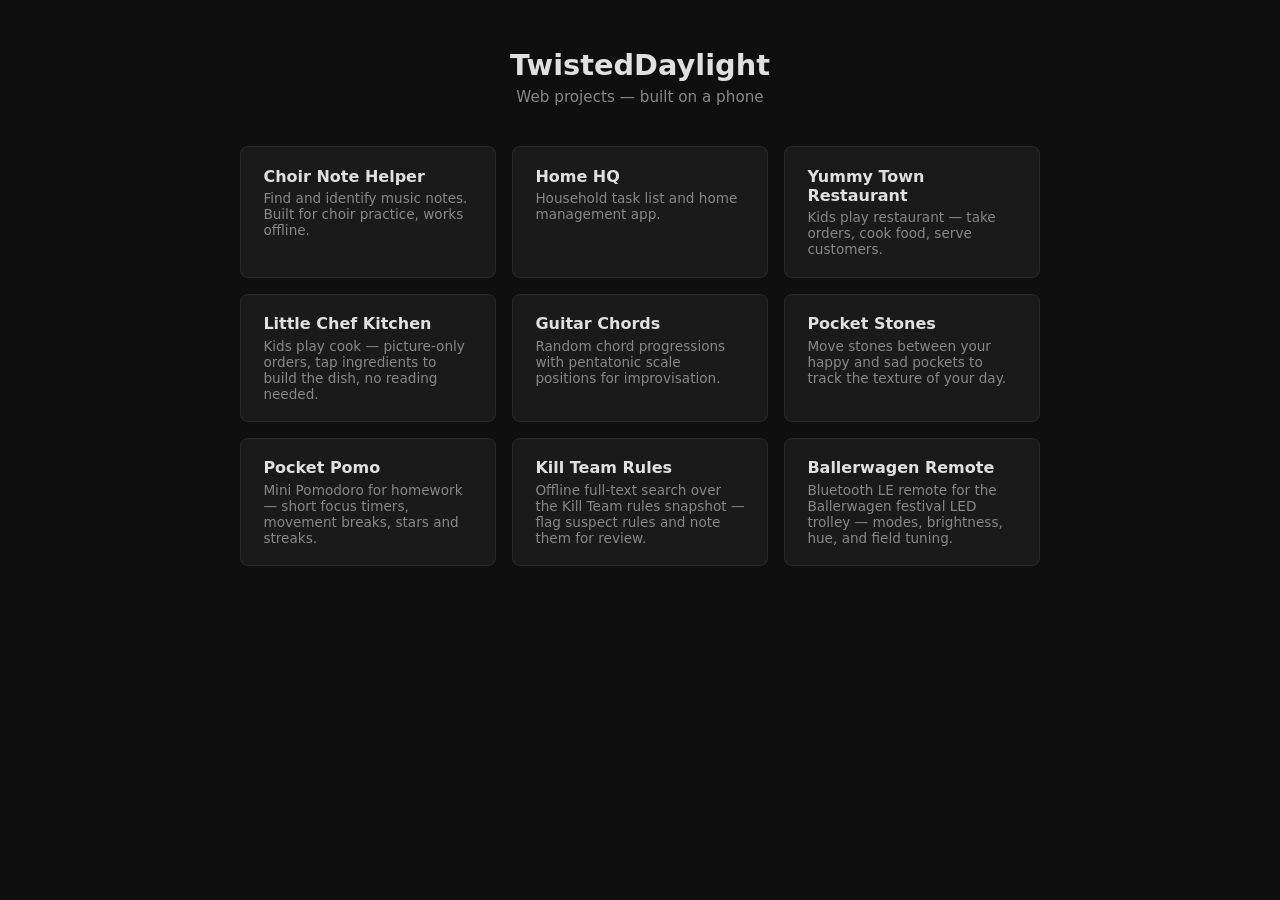
<file: index.html>
<!DOCTYPE html>
<html lang="en">
<head>
  <meta charset="UTF-8">
  <meta name="viewport" content="width=device-width, initial-scale=1.0">
  <title>TwistedDaylight — Projects</title>
  <style>
    * { box-sizing: border-box; margin: 0; padding: 0; }
    body {
      font-family: system-ui, sans-serif;
      background: #0f0f0f;
      color: #e0e0e0;
      min-height: 100vh;
      display: flex;
      flex-direction: column;
      align-items: center;
      padding: 3rem 1rem;
    }
    h1 { font-size: 1.8rem; margin-bottom: 0.4rem; }
    .subtitle { color: #888; margin-bottom: 2.5rem; font-size: 0.95rem; }
    .projects {
      display: grid;
      grid-template-columns: repeat(auto-fill, minmax(240px, 1fr));
      gap: 1rem;
      width: 100%;
      max-width: 800px;
    }
    .card {
      background: #1a1a1a;
      border: 1px solid #2a2a2a;
      border-radius: 8px;
      padding: 1.2rem 1.4rem;
      text-decoration: none;
      color: inherit;
      transition: border-color 0.2s;
    }
    .card:hover { border-color: #555; }
    .card h2 { font-size: 1rem; margin-bottom: 0.3rem; }
    .card p { font-size: 0.85rem; color: #888; }
    .empty { color: #555; font-size: 0.9rem; margin-top: 1rem; }
  </style>
</head>
<body>
  <h1>TwistedDaylight</h1>
  <p class="subtitle">Web projects — built on a phone</p>

  <div class="projects">
    <a class="card" href="/choir-note-helper/">
      <h2>Choir Note Helper</h2>
      <p>Find and identify music notes. Built for choir practice, works offline.</p>
    </a>
    <a class="card" href="/home-hq/">
      <h2>Home HQ</h2>
      <p>Household task list and home management app.</p>
    </a>
    <a class="card" href="/restaurant/">
      <h2>Yummy Town Restaurant</h2>
      <p>Kids play restaurant — take orders, cook food, serve customers.</p>
    </a>
    <a class="card" href="/little-chef/">
      <h2>Little Chef Kitchen</h2>
      <p>Kids play cook — picture-only orders, tap ingredients to build the dish, no reading needed.</p>
    </a>
    <a class="card" href="/guitar-chords/">
      <h2>Guitar Chords</h2>
      <p>Random chord progressions with pentatonic scale positions for improvisation.</p>
    </a>
    <a class="card" href="/pocket-stones/">
      <h2>Pocket Stones</h2>
      <p>Move stones between your happy and sad pockets to track the texture of your day.</p>
    </a>
    <a class="card" href="/pocket-pomo/">
      <h2>Pocket Pomo</h2>
      <p>Mini Pomodoro for homework — short focus timers, movement breaks, stars and streaks.</p>
    </a>
    <a class="card" href="/kill-team/">
      <h2>Kill Team Rules</h2>
      <p>Offline full-text search over the Kill Team rules snapshot — flag suspect rules and note them for review.</p>
    </a>
    <a class="card" href="/ble-remote-interface/">
      <h2>Ballerwagen Remote</h2>
      <p>Bluetooth LE remote for the Ballerwagen festival LED trolley — modes, brightness, hue, and field tuning.</p>
    </a>
  </div>
</body>
</html>
</file>
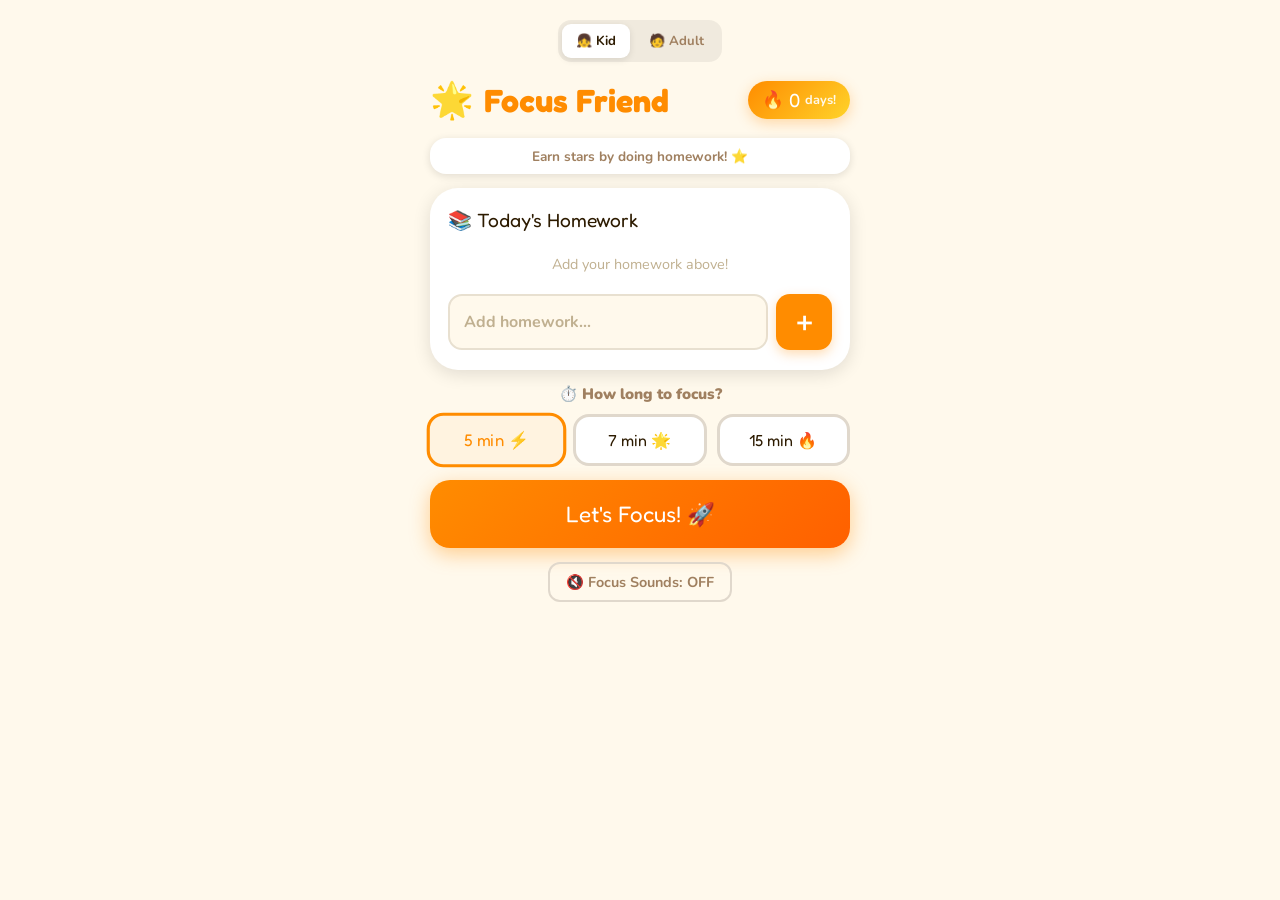
<file: adhd-homework-focus/index.html>
<!DOCTYPE html>
<html lang="en">
<head>
  <meta charset="UTF-8" />
  <meta name="viewport" content="width=device-width, initial-scale=1.0, maximum-scale=1.0, user-scalable=no" />
  <meta name="apple-mobile-web-app-capable" content="yes" />
  <meta name="apple-mobile-web-app-status-bar-style" content="default" />
  <meta name="apple-mobile-web-app-title" content="Focus Friend" />
  <meta name="theme-color" content="#FFB347" />
  <title>Focus Friend</title>
  <link href="https://fonts.googleapis.com/css2?family=Fredoka+One&family=Nunito:wght@400;700;900&display=swap" rel="stylesheet" />
  <style>
    /* ── VARIABLES (kid theme defaults) ───────────────── */
    :root {
      --sun:       #FFD32A;
      --tangerine: #FF8C00;
      --coral:     #FF6B6B;
      --mint:      #4CD964;
      --sky:       #4FC3F7;
      --lavender:  #B39DDB;
      --cream:     #FFF9EC;
      --warm-white:#FFFDF7;
      --dark-text: #2D1B00;
      --muted:     #A08060;
      --shadow:    rgba(0,0,0,0.12);
      --tap-min:   56px;
      --radius-card: 28px;
      --radius-btn:  20px;
    }

    /* ── ADULT THEME OVERRIDES ────────────────────────── */
    body.adult-theme {
      --tangerine: #4A6CF7;
      --sun:       #F59E0B;
      --coral:     #EF4444;
      --mint:      #10B981;
      --sky:       #6366F1;
      --lavender:  #7C3AED;
      --cream:     #F5F3EF;
      --warm-white:#FFFFFF;
      --dark-text: #1A202C;
      --muted:     #64748B;
      --shadow:    rgba(0,0,0,0.10);
      --radius-card: 20px;
      --radius-btn:  14px;
    }
    body.adult-theme .streak-badge {
      background: linear-gradient(135deg, #4A6CF7, #7C3AED);
      box-shadow: 0 4px 14px rgba(74,108,247,0.30);
    }
    body.adult-theme .big-start-btn {
      background: linear-gradient(135deg, #4A6CF7, #3730A3);
      box-shadow: 0 6px 20px rgba(74,108,247,0.35);
    }
    body.adult-theme .add-item-btn {
      background: #4A6CF7;
      box-shadow: 0 4px 12px rgba(74,108,247,0.28);
    }
    body.adult-theme #screen-break {
      background: linear-gradient(160deg, #312E81 0%, #4F46E5 100%);
    }
    body.adult-theme #screen-celebrate {
      background: linear-gradient(160deg, #1E1B4B 0%, #6D28D9 100%);
    }
    body.adult-theme .skip-break-btn {
      background: linear-gradient(135deg, #10B981, #059669);
      box-shadow: 0 4px 14px rgba(16,185,129,0.35);
    }
    body.adult-theme .modal-btn-primary {
      background: linear-gradient(135deg, #4A6CF7, #3730A3);
      box-shadow: 0 4px 12px rgba(74,108,247,0.30);
    }
    /* Remove Fredoka One for adult — Nunito 900 throughout */
    body.adult-theme .app-title,
    body.adult-theme .timer-num,
    body.adult-theme .focus-stars,
    body.adult-theme .break-header,
    body.adult-theme .break-activity-name,
    body.adult-theme .break-timer-num,
    body.adult-theme .celebrate-title,
    body.adult-theme .big-start-btn,
    body.adult-theme .skip-break-btn,
    body.adult-theme .done-today-btn,
    body.adult-theme .modal-title,
    body.adult-theme .modal-btn,
    body.adult-theme .timer-option-btn,
    body.adult-theme .streak-num {
      font-family: 'Nunito', sans-serif;
      font-weight: 900;
    }

    /* ── RESET ─────────────────────────────────────────── */
    *, *::before, *::after { box-sizing: border-box; margin: 0; padding: 0; }
    body {
      font-family: 'Nunito', sans-serif;
      background: var(--cream);
      color: var(--dark-text);
      min-height: 100dvh;
      overflow-x: hidden;
      -webkit-tap-highlight-color: transparent;
      user-select: none;
    }
    button {
      font-family: 'Nunito', sans-serif;
      cursor: pointer;
      border: none;
      transition: transform 0.12s, box-shadow 0.12s, opacity 0.12s;
    }
    button:active { transform: scale(0.94); }
    input { font-family: 'Nunito', sans-serif; }

    /* ── SCREENS ───────────────────────────────────────── */
    .screen {
      display: none;
      min-height: 100dvh;
      flex-direction: column;
      align-items: center;
      padding: 20px 16px 36px;
      gap: 14px;
      overflow-x: hidden;
    }
    .screen.active { display: flex; }

    /* ── USER SWITCHER ─────────────────────────────────── */
    .user-switcher {
      display: flex;
      gap: 5px;
      background: rgba(0,0,0,0.06);
      border-radius: 13px;
      padding: 4px;
      width: fit-content;
    }
    .user-btn {
      font-family: 'Nunito', sans-serif;
      font-weight: 700;
      font-size: 0.82rem;
      padding: 6px 14px;
      border-radius: 9px;
      background: transparent;
      color: var(--muted);
      min-height: 34px;
      transition: all 0.15s;
    }
    .user-btn:active { transform: scale(0.95); }
    .user-btn.active {
      background: white;
      color: var(--dark-text);
      box-shadow: 0 2px 7px rgba(0,0,0,0.10);
    }

    /* ── HOME SCREEN ───────────────────────────────────── */
    .app-header {
      display: flex;
      align-items: center;
      gap: 10px;
      width: 100%;
      max-width: 420px;
    }
    .app-emoji { font-size: 2.2rem; }
    .app-title {
      font-family: 'Fredoka One', sans-serif;
      font-size: clamp(1.6rem, 6vw, 2rem);
      color: var(--tangerine);
      flex: 1;
    }
    .streak-badge {
      background: linear-gradient(135deg, var(--tangerine), var(--sun));
      border-radius: 20px;
      padding: 7px 14px;
      display: flex;
      align-items: center;
      gap: 5px;
      box-shadow: 0 4px 14px rgba(255,140,0,0.30);
      flex-shrink: 0;
    }
    .streak-fire { font-size: 1.1rem; }
    .streak-num {
      font-family: 'Fredoka One', sans-serif;
      font-size: 1.2rem;
      color: white;
    }
    .streak-label {
      font-size: 0.8rem;
      font-weight: 700;
      color: rgba(255,255,255,0.90);
    }

    .stars-display {
      display: flex;
      flex-wrap: wrap;
      gap: 4px;
      align-items: center;
      justify-content: center;
      min-height: 36px;
      padding: 6px 10px;
      background: white;
      border-radius: 16px;
      width: 100%;
      max-width: 420px;
      box-shadow: 0 2px 8px var(--shadow);
    }
    .star { font-size: 1.4rem; }
    .star-overflow { font-family: 'Fredoka One', sans-serif; font-size: 1rem; color: var(--tangerine); }
    .stars-empty { font-size: 0.85rem; color: var(--muted); font-weight: 700; }

    /* Checklist */
    .checklist-card {
      background: white;
      border-radius: var(--radius-card);
      padding: 20px 18px;
      width: 100%;
      max-width: 420px;
      box-shadow: 0 4px 18px var(--shadow);
    }
    .checklist-title {
      font-family: 'Fredoka One', sans-serif;
      font-size: 1.2rem;
      color: var(--dark-text);
      margin-bottom: 14px;
    }
    body.adult-theme .checklist-title { font-family: 'Nunito', sans-serif; font-weight: 900; }
    .checklist-items { display: flex; flex-direction: column; gap: 8px; }
    .checklist-item {
      display: flex;
      align-items: center;
      gap: 12px;
      padding: 12px 14px;
      border-radius: 16px;
      background: var(--cream);
      border: 2.5px solid transparent;
      min-height: var(--tap-min);
      cursor: pointer;
      transition: border-color 0.15s, background 0.15s, opacity 0.15s;
    }
    .checklist-item:not(.done):hover { border-color: var(--sun); }
    .checklist-item.done {
      border-color: var(--mint);
      background: #F0FFF4;
      opacity: 0.72;
      cursor: default;
    }
    .checklist-checkbox {
      width: 36px; height: 36px;
      border-radius: 50%;
      border: 3px solid #ccc;
      display: flex;
      align-items: center;
      justify-content: center;
      font-size: 1.2rem;
      flex-shrink: 0;
      transition: all 0.2s;
      background: white;
    }
    .checklist-item.done .checklist-checkbox {
      background: var(--mint);
      border-color: var(--mint);
      color: white;
    }
    .checklist-text { flex: 1; font-size: 1rem; font-weight: 700; line-height: 1.3; }
    .delete-item-btn {
      width: 30px; height: 30px;
      border-radius: 50%;
      background: #FFE0E0;
      color: var(--coral);
      font-size: 0.9rem;
      font-weight: 900;
      display: flex;
      align-items: center;
      justify-content: center;
      flex-shrink: 0;
    }
    .add-item-row { display: flex; gap: 8px; margin-top: 12px; }
    .add-item-input {
      flex: 1;
      padding: 12px 14px;
      border-radius: 14px;
      border: 2px solid #E8E0D0;
      background: var(--cream);
      font-size: 1rem;
      font-weight: 700;
      color: var(--dark-text);
      outline: none;
      min-height: var(--tap-min);
    }
    .add-item-input:focus { border-color: var(--tangerine); }
    .add-item-input::placeholder { color: #C0B090; }
    .add-item-btn {
      width: var(--tap-min);
      height: var(--tap-min);
      border-radius: 14px;
      background: var(--tangerine);
      color: white;
      font-size: 1.6rem;
      font-weight: 900;
      display: flex;
      align-items: center;
      justify-content: center;
      flex-shrink: 0;
      box-shadow: 0 4px 12px rgba(255,140,0,0.30);
    }

    /* Timer picker */
    .timer-picker { width: 100%; max-width: 420px; }
    .picker-label { font-weight: 900; font-size: 0.95rem; color: var(--muted); margin-bottom: 10px; text-align: center; }
    .picker-options { display: flex; gap: 10px; justify-content: center; }
    .timer-option-btn {
      font-family: 'Fredoka One', sans-serif;
      font-size: 1rem;
      padding: 12px 14px;
      border-radius: 16px;
      border: 3px solid #E0D8CC;
      background: white;
      color: var(--dark-text);
      min-height: 52px;
      flex: 1;
    }
    .timer-option-btn.active {
      border-color: var(--tangerine);
      background: #FFF3E0;
      color: var(--tangerine);
      transform: scale(1.05);
    }
    body.adult-theme .timer-option-btn.active { background: #EEF2FF; }

    /* Buttons */
    .big-start-btn {
      font-family: 'Fredoka One', sans-serif;
      font-size: 1.4rem;
      background: linear-gradient(135deg, var(--tangerine), #FF6000);
      color: white;
      border-radius: var(--radius-btn);
      padding: 18px 32px;
      min-height: 68px;
      width: 100%;
      max-width: 420px;
      box-shadow: 0 6px 20px rgba(255,140,0,0.40);
    }
    .big-start-btn:disabled { opacity: 0.45; cursor: not-allowed; transform: none; box-shadow: none; }
    .sound-toggle {
      font-size: 0.9rem;
      font-weight: 700;
      color: var(--muted);
      background: none;
      padding: 8px 16px;
      border-radius: 12px;
      border: 2px solid #E0D8CC;
    }

    /* ── FOCUS SCREEN ──────────────────────────────────── */
    #screen-focus { background: var(--cream); justify-content: space-between; padding-top: 16px; }
    .focus-header {
      display: flex;
      justify-content: space-between;
      align-items: center;
      width: 100%;
      max-width: 420px;
    }
    .pause-btn {
      font-size: 1.8rem;
      background: white;
      width: 54px; height: 54px;
      border-radius: 50%;
      box-shadow: 0 3px 12px var(--shadow);
      display: flex;
      align-items: center;
      justify-content: center;
    }
    .focus-stars {
      font-family: 'Fredoka One', sans-serif;
      font-size: 1.3rem;
      background: white;
      padding: 8px 16px;
      border-radius: 20px;
      box-shadow: 0 3px 12px var(--shadow);
    }

    .timer-ring-wrap { position: relative; width: 260px; height: 260px; flex-shrink: 0; }
    .timer-svg { display: block; }
    .timer-bg-ring   { fill: none; stroke: #EDE0CC; stroke-width: 18; }
    .timer-fill-ring {
      fill: none;
      stroke: var(--mint);
      stroke-width: 18;
      stroke-linecap: round;
      transform-origin: 130px 130px;
      transform: rotate(-90deg);
      transition: stroke-dashoffset 0.85s linear, stroke 0.5s ease;
    }
    .timer-center {
      position: absolute; inset: 0;
      display: flex; flex-direction: column;
      align-items: center; justify-content: center;
      gap: 4px;
    }
    .timer-num {
      font-family: 'Fredoka One', sans-serif;
      font-size: 4rem;
      color: var(--dark-text);
      line-height: 1;
    }
    .timer-lbl { font-size: 0.85rem; font-weight: 700; color: var(--muted); }

    .current-task {
      font-family: 'Fredoka One', sans-serif;
      font-size: 1.1rem;
      color: var(--dark-text);
      text-align: center;
      background: white;
      padding: 12px 20px;
      border-radius: 16px;
      width: 100%; max-width: 380px;
      box-shadow: 0 2px 8px var(--shadow);
    }
    body.adult-theme .current-task { font-family: 'Nunito', sans-serif; font-weight: 700; }
    .encourage-row {
      font-family: 'Fredoka One', sans-serif;
      font-size: 1.3rem;
      color: var(--tangerine);
      text-align: center;
      min-height: 2rem;
      transition: opacity 0.4s;
    }
    body.adult-theme .encourage-row { font-family: 'Nunito', sans-serif; font-weight: 900; }
    .home-btn {
      font-size: 0.95rem;
      font-weight: 700;
      color: var(--muted);
      background: none;
      padding: 10px 20px;
      border-radius: 12px;
      border: 2px solid #E0D8CC;
    }

    /* ── BREAK SCREEN ──────────────────────────────────── */
    #screen-break {
      background: linear-gradient(160deg, #87CEEB 0%, #4FC3F7 100%);
      justify-content: center;
      padding: 24px 16px;
    }
    .break-card {
      background: white;
      border-radius: 32px;
      padding: 32px 24px 28px;
      max-width: 400px; width: 100%;
      text-align: center;
      box-shadow: 0 16px 50px rgba(0,0,0,0.18);
      display: flex; flex-direction: column; align-items: center; gap: 12px;
    }
    .break-header { font-family: 'Fredoka One', sans-serif; font-size: 1.4rem; color: var(--sky); }
    .break-activity-emoji { font-size: 90px; line-height: 1; animation: bounce 1.1s infinite; }
    .break-activity-name { font-family: 'Fredoka One', sans-serif; font-size: 1.6rem; color: var(--dark-text); }
    .break-activity-desc { font-size: 1rem; font-weight: 700; color: var(--muted); line-height: 1.4; }
    .break-ring-wrap { position: relative; width: 130px; height: 130px; flex-shrink: 0; }
    .break-bg-ring   { fill: none; stroke: #E8F8FF; stroke-width: 14; }
    .break-fill-ring {
      fill: none; stroke: var(--sky); stroke-width: 14; stroke-linecap: round;
      transform-origin: 65px 65px; transform: rotate(-90deg);
      transition: stroke-dashoffset 0.85s linear;
    }
    body.adult-theme .break-fill-ring { stroke: #818CF8; }
    .break-timer-center { position: absolute; inset: 0; display: flex; align-items: center; justify-content: center; }
    .break-timer-num { font-family: 'Fredoka One', sans-serif; font-size: 2rem; color: var(--sky); }
    body.adult-theme .break-timer-num { color: #818CF8; }
    .skip-break-btn {
      font-family: 'Fredoka One', sans-serif;
      font-size: 1.2rem;
      background: linear-gradient(135deg, var(--mint), #28C048);
      color: white;
      border-radius: 18px;
      padding: 16px 28px;
      min-height: 60px;
      width: 100%;
      box-shadow: 0 4px 14px rgba(76,217,100,0.35);
    }

    /* ── CELEBRATE SCREEN ──────────────────────────────── */
    #screen-celebrate {
      background: linear-gradient(160deg, #D4B8FF 0%, var(--sun) 100%);
      justify-content: center;
      padding: 24px 16px;
    }
    .celebrate-card {
      background: white;
      border-radius: 32px;
      padding: 36px 24px 32px;
      max-width: 400px; width: 100%;
      text-align: center;
      box-shadow: 0 16px 50px rgba(0,0,0,0.20);
      display: flex; flex-direction: column; align-items: center; gap: 14px;
    }
    .celebrate-emoji { font-size: 96px; line-height: 1; display: block; animation: bounceScale 0.6s cubic-bezier(0.34,1.56,0.64,1) both; }
    .celebrate-title { font-family: 'Fredoka One', sans-serif; font-size: 2rem; color: var(--tangerine); }
    body.adult-theme .celebrate-title { font-family: 'Nunito', sans-serif; font-weight: 900; }
    .celebrate-subtitle { font-size: 1rem; font-weight: 700; color: var(--muted); line-height: 1.4; }
    .celebrate-big-stars { display: flex; gap: 6px; flex-wrap: wrap; justify-content: center; font-size: 2rem; min-height: 2.5rem; }
    .celebrate-star { display: inline-block; animation: starPop 0.4s cubic-bezier(0.34,1.56,0.64,1) both; }
    .total-stars-row { font-size: 0.95rem; font-weight: 700; color: var(--muted); }
    .done-today-btn {
      font-family: 'Fredoka One', sans-serif;
      font-size: 1.1rem;
      background: none;
      border: 3px solid #E0D8CC;
      color: var(--muted);
      border-radius: 16px;
      padding: 14px 24px;
      min-height: 56px;
      width: 100%;
    }

    /* ── DAILY RESET MODAL ─────────────────────────────── */
    .modal-overlay {
      position: fixed;
      inset: 0;
      background: rgba(45,27,0,0.45);
      backdrop-filter: blur(4px);
      -webkit-backdrop-filter: blur(4px);
      display: flex;
      align-items: center;
      justify-content: center;
      padding: 20px;
      z-index: 900;
      opacity: 0;
      pointer-events: none;
      transition: opacity 0.22s ease;
    }
    .modal-overlay.show { opacity: 1; pointer-events: all; }
    body.adult-theme .modal-overlay { background: rgba(15,23,42,0.55); }
    .modal-box {
      background: white;
      border-radius: 24px;
      padding: 28px 24px 24px;
      max-width: 340px; width: 100%;
      box-shadow: 0 16px 50px rgba(0,0,0,0.22);
      display: flex; flex-direction: column; align-items: center; gap: 10px;
      transform: translateY(14px) scale(0.96);
      transition: transform 0.28s cubic-bezier(0.34,1.56,0.64,1);
    }
    .modal-overlay.show .modal-box { transform: translateY(0) scale(1); }
    .modal-emoji { font-size: 3rem; }
    .modal-title {
      font-family: 'Fredoka One', sans-serif;
      font-size: 1.4rem;
      color: var(--tangerine);
      text-align: center;
    }
    .modal-body { font-size: 0.95rem; font-weight: 700; color: var(--muted); text-align: center; line-height: 1.55; }
    .modal-stars { font-size: 1.05rem; font-weight: 900; color: var(--dark-text); margin-top: 2px; }
    .modal-actions { display: flex; gap: 10px; width: 100%; margin-top: 6px; }
    .modal-btn {
      flex: 1;
      padding: 14px 10px;
      border-radius: 14px;
      font-family: 'Fredoka One', sans-serif;
      font-size: 1rem;
      min-height: 52px;
    }
    .modal-btn-secondary { background: #F0EBE0; color: var(--dark-text); }
    .modal-btn-primary {
      background: linear-gradient(135deg, var(--tangerine), #FF6000);
      color: white;
      box-shadow: 0 4px 12px rgba(255,140,0,0.30);
    }

    /* ── ANIMATIONS ────────────────────────────────────── */
    @keyframes bounce {
      0%, 100% { transform: translateY(0); }
      50%       { transform: translateY(-14px); }
    }
    @keyframes bounceScale {
      from { transform: scale(0); opacity: 0; }
      to   { transform: scale(1); opacity: 1; }
    }
    @keyframes starPop {
      0%   { transform: scale(0) rotate(-20deg); opacity: 0; }
      60%  { transform: scale(1.4) rotate(10deg); opacity: 1; }
      100% { transform: scale(1) rotate(0deg); opacity: 1; }
    }
    @keyframes confettiFall {
      0%   { transform: translateY(-30px) rotate(0deg);    opacity: 1; }
      100% { transform: translateY(110vh)  rotate(720deg); opacity: 0; }
    }
    .confetti-piece {
      position: fixed;
      pointer-events: none;
      z-index: 9999;
      animation: confettiFall linear forwards;
    }
  </style>
</head>
<body>

  <!-- ══ HOME SCREEN ══════════════════════════════════════ -->
  <div id="screen-home" class="screen active">

    <div class="user-switcher">
      <button class="user-btn active" id="btn-kid"   onclick="switchToUser('kid')">👧 Kid</button>
      <button class="user-btn"        id="btn-adult" onclick="switchToUser('adult')">🧑 Adult</button>
    </div>

    <div class="app-header">
      <div class="app-emoji">🌟</div>
      <h1 class="app-title">Focus Friend</h1>
      <div class="streak-badge">
        <span class="streak-fire">🔥</span>
        <span class="streak-num" id="streak-num">0</span>
        <span class="streak-label">days!</span>
      </div>
    </div>

    <div class="stars-display" id="stars-display">
      <span class="stars-empty">Earn stars by doing homework! ⭐</span>
    </div>

    <div class="checklist-card">
      <div class="checklist-title">📚 Today's Homework</div>
      <div class="checklist-items" id="checklist-items"></div>
      <div class="add-item-row">
        <input type="text" id="new-item-input" class="add-item-input"
               placeholder="Add homework..." maxlength="50" />
        <button class="add-item-btn" onclick="addChecklistItem()">＋</button>
      </div>
    </div>

    <div class="timer-picker">
      <div class="picker-label">⏱️ How long to focus?</div>
      <div class="picker-options" id="timer-options"></div>
    </div>

    <button class="big-start-btn" id="start-btn" onclick="beginFocus()">
      Let's Focus! 🚀
    </button>

    <button class="sound-toggle" id="sound-toggle" onclick="toggleSound()">
      🔇 Focus Sounds: OFF
    </button>

  </div><!-- /screen-home -->

  <!-- ══ FOCUS SCREEN ═════════════════════════════════════ -->
  <div id="screen-focus" class="screen">

    <div class="focus-header">
      <button class="pause-btn" id="pause-btn" onclick="togglePause()">⏸️</button>
      <div class="focus-stars" id="focus-stars">⭐ 0</div>
    </div>

    <div class="timer-ring-wrap">
      <svg class="timer-svg" width="260" height="260" viewBox="0 0 260 260" aria-hidden="true">
        <circle class="timer-bg-ring"   cx="130" cy="130" r="115" />
        <circle class="timer-fill-ring" cx="130" cy="130" r="115"
                id="timer-fill-ring"
                stroke-dasharray="722.57"
                stroke-dashoffset="0" />
      </svg>
      <div class="timer-center">
        <div class="timer-num" id="timer-num">5:00</div>
        <div class="timer-lbl" id="timer-lbl">keep going! 💪</div>
      </div>
    </div>

    <div class="current-task" id="current-task">Working hard! 🌟</div>
    <div class="encourage-row" id="encourage-row">You can do it! 🌟</div>

    <button class="home-btn" onclick="endSession()">🏠 Done for now</button>

  </div><!-- /screen-focus -->

  <!-- ══ BREAK SCREEN ══════════════════════════════════════ -->
  <div id="screen-break" class="screen">

    <div class="break-card">
      <div class="break-header">⏸️ Movement Break!</div>
      <div class="break-activity-emoji" id="break-emoji">🦘</div>
      <div class="break-activity-name"  id="break-activity">Jump Around!</div>
      <div class="break-activity-desc"  id="break-desc">Do 10 big jumps!</div>

      <div class="break-ring-wrap">
        <svg class="timer-svg" width="130" height="130" viewBox="0 0 130 130" aria-hidden="true">
          <circle class="break-bg-ring"   cx="65" cy="65" r="52" />
          <circle class="break-fill-ring" cx="65" cy="65" r="52"
                  id="break-fill-ring"
                  stroke-dasharray="326.73"
                  stroke-dashoffset="0" />
        </svg>
        <div class="break-timer-center">
          <div class="break-timer-num" id="break-timer-num">60</div>
        </div>
      </div>

      <button class="skip-break-btn" onclick="endBreak()">Ready! Let's go! 🚀</button>
    </div>

  </div><!-- /screen-break -->

  <!-- ══ CELEBRATE SCREEN ══════════════════════════════════ -->
  <div id="screen-celebrate" class="screen">

    <div class="celebrate-card">
      <div class="celebrate-emoji"     id="celebrate-emoji">🎉</div>
      <div class="celebrate-title"     id="celebrate-title">Amazing Job!</div>
      <div class="celebrate-subtitle"  id="celebrate-subtitle">You finished your homework!</div>
      <div class="celebrate-big-stars" id="celebrate-big-stars"></div>
      <div class="total-stars-row"     id="total-stars-row">Total stars today: ⭐ 0</div>
      <button class="big-start-btn" onclick="showScreen('home')" style="margin-top:6px;">
        More Homework! 📚
      </button>
      <button class="done-today-btn" onclick="finishForToday()">
        All Done for Today! 🎉
      </button>
    </div>

  </div><!-- /screen-celebrate -->

  <!-- ══ DAILY RESET MODAL ════════════════════════════════ -->
  <div class="modal-overlay" id="reset-modal">
    <div class="modal-box">
      <div class="modal-emoji">🌅</div>
      <div class="modal-title">Good morning!</div>
      <div class="modal-body">
        Yesterday you earned<br>
        <div class="modal-stars" id="modal-stars">⭐ 0 stars</div>
      </div>
      <div class="modal-body" style="font-size:0.85rem;margin-top:2px;">
        Your tasks have been cleared for today.<br>Start fresh with stars too?
      </div>
      <div class="modal-actions">
        <button class="modal-btn modal-btn-secondary" onclick="doReset(false)">Keep Stars ⭐</button>
        <button class="modal-btn modal-btn-primary"   onclick="doReset(true)">Start Fresh</button>
      </div>
    </div>
  </div>

<script>
/* ═══════════════════════════════════════════════════════
   CONSTANTS
═══════════════════════════════════════════════════════ */
const TIMER_CIRC = 722.57;   // 2π × 115
const BREAK_CIRC = 326.73;   // 2π × 52
const RESET_HOUR = 3;        // day boundary

const STORAGE_KEYS  = { kid: 'ff-data-kid', adult: 'ff-data-adult' };
const ACTIVE_USER_KEY = 'ff-active-user';

const TIMER_OPTIONS = [
  { label: '5 min ⚡',  value:  5 * 60 },
  { label: '7 min 🌟',  value:  7 * 60 },
  { label: '15 min 🔥', value: 15 * 60 },
];

const BREAKS = [
  { emoji: '🦘',  name: 'Jumping Jacks!',  desc: 'Do 10 jumping jacks — arms and legs wide!' },
  { emoji: '💃',  name: 'Dance Freeze!',   desc: 'Dance to 3 beats, then FREEZE like a statue!' },
  { emoji: '🐻',  name: 'Bear Walk!',      desc: 'Walk on hands and feet to the wall and back!' },
  { emoji: '⭐',  name: 'Star Jumps!',     desc: 'Jump up making a big star shape — do 10!' },
  { emoji: '🏋️', name: 'Wall Push-Ups!',  desc: 'Do 8 push-ups against the wall!' },
  { emoji: '🐸',  name: 'Frog Jumps!',    desc: 'Squat down low and jump up HIGH — 8 times!' },
  { emoji: '🧘',  name: 'Big Breaths!',   desc: '5 huge breaths — in through nose, out through mouth!' },
  { emoji: '🌪️', name: 'Spin Around!',   desc: 'Spin 5 times one way, then 5 the other!' },
];

const ENCOURAGEMENTS = [
  'You can do it! 🌟', 'Super focused! 💪', 'Brain power! 🧠',
  'Almost there! ⭐',  'You\'re amazing! 🎉', 'Keep going! 🚀',
  'So smart! 📚',      'You\'ve got this! 🦁', 'Incredible! ✨',
  'Star student! 🌠',
];

/* ═══════════════════════════════════════════════════════
   STATE
═══════════════════════════════════════════════════════ */
const state = {
  currentUser:      'kid',
  timerDuration:    5 * 60,
  breakDuration:    60,
  timerRemaining:   0,
  breakRemaining:   0,
  timerInterval:    null,
  breakInterval:    null,
  encourageInterval: null,
  sessionPaused:    false,
  currentBreakIndex: 0,
  encourageIndex:   0,
  starsToday:       0,
  items:            [],
  soundEnabled:     false,
  audioCtx:         null,
  gainNode:         null,
  noiseSource:      null,
  streak:           0,
  lastActiveDate:   null,
  lastDay:          null,         // 3am day-boundary key
  _pendingNewDay:   null,
  _focusTaskLabel:  null,
  _celebrateTask:   null,
};

/* ═══════════════════════════════════════════════════════
   DAY-BOUNDARY HELPERS
═══════════════════════════════════════════════════════ */
function getDayKey(date) {
  const d = new Date(date.getTime() - RESET_HOUR * 3600 * 1000);
  return `${d.getFullYear()}-${d.getMonth()}-${d.getDate()}`;
}
function calendarToday() {
  return new Date().toISOString().slice(0, 10);
}
function calendarYesterday() {
  const d = new Date();
  d.setDate(d.getDate() - 1);
  return d.toISOString().slice(0, 10);
}

/* ═══════════════════════════════════════════════════════
   PERSISTENCE
═══════════════════════════════════════════════════════ */
function getStorageKey() {
  return STORAGE_KEYS[state.currentUser] || STORAGE_KEYS.kid;
}

function loadData() {
  try {
    const raw = localStorage.getItem(getStorageKey());
    if (raw) return JSON.parse(raw);
  } catch(e) {}
  return { streak: 0, lastActiveDate: null, starsToday: 0, items: [], lastDay: null };
}

function saveData() {
  try {
    localStorage.setItem(getStorageKey(), JSON.stringify({
      streak:         state.streak,
      lastActiveDate: state.lastActiveDate,
      starsToday:     state.starsToday,
      items:          state.items,
      lastDay:        state.lastDay,
    }));
  } catch(e) {}
}

function initFromStorage() {
  const saved = loadData();
  state.items           = saved.items || [];
  state.starsToday      = saved.starsToday || 0;
  state.streak          = saved.streak || 0;
  state.lastActiveDate  = saved.lastActiveDate || null;
  state.lastDay         = saved.lastDay || null;
}

/* ═══════════════════════════════════════════════════════
   DAILY RESET (3am boundary)
═══════════════════════════════════════════════════════ */
function checkDailyReset() {
  const today = getDayKey(new Date());
  if (!state.lastDay) {
    state.lastDay = today;
    saveData();
    return;
  }
  if (state.lastDay === today) return;
  // Day has rolled over — show modal
  state._pendingNewDay = today;
  showResetModal();
}

function showResetModal() {
  const n = state.starsToday;
  document.getElementById('modal-stars').textContent =
    n > 0 ? `⭐ ${n} star${n !== 1 ? 's' : ''}` : 'No stars yet';
  document.getElementById('reset-modal').classList.add('show');
}

function hideResetModal() {
  document.getElementById('reset-modal').classList.remove('show');
}

function doReset(startFresh) {
  hideResetModal();
  state.items   = [];                         // always clear tasks
  state.lastDay = state._pendingNewDay;
  if (startFresh) state.starsToday = 0;
  saveData();
  renderChecklist();
  renderStarsDisplay();
}

// Poll once per minute; also fire on tab focus
let _lastPolledDay = getDayKey(new Date());
function pollDayChange() {
  if (document.getElementById('reset-modal').classList.contains('show')) return;
  const today = getDayKey(new Date());
  if (today !== _lastPolledDay) {
    _lastPolledDay = today;
    checkDailyReset();
  }
}
setInterval(pollDayChange, 60 * 1000);
document.addEventListener('visibilitychange', () => {
  if (!document.hidden) pollDayChange();
});

/* ═══════════════════════════════════════════════════════
   USER SWITCHING
═══════════════════════════════════════════════════════ */
function switchToUser(name) {
  if (state.currentUser === name) return;
  saveData();                              // save current user before switching
  state.currentUser = name;
  localStorage.setItem(ACTIVE_USER_KEY, name);
  state.timerDuration = 5 * 60;           // reset timer pick to default
  initFromStorage();
  applyTheme();
  onEnterHome();
}

function applyTheme() {
  document.body.classList.toggle('adult-theme', state.currentUser === 'adult');
  document.getElementById('btn-kid').classList.toggle('active',   state.currentUser === 'kid');
  document.getElementById('btn-adult').classList.toggle('active', state.currentUser === 'adult');
}

/* ═══════════════════════════════════════════════════════
   SCREEN ROUTER
═══════════════════════════════════════════════════════ */
function showScreen(name) {
  document.querySelectorAll('.screen').forEach(s => s.classList.remove('active'));
  document.getElementById('screen-' + name).classList.add('active');
  if (name === 'home')      onEnterHome();
  if (name === 'focus')     startFocusTimer();
  if (name === 'break')     startBreakTimer();
  if (name === 'celebrate') onEnterCelebrate();
}

/* ═══════════════════════════════════════════════════════
   HOME SCREEN
═══════════════════════════════════════════════════════ */
function onEnterHome() {
  // Check 3am reset on every home-screen entry
  checkDailyReset();
  renderStreakBadge();
  renderStarsDisplay();
  renderChecklist();
  buildTimerPicker();
}

function renderStreakBadge() {
  document.getElementById('streak-num').textContent = state.streak;
}

function renderStarsDisplay() {
  const display = document.getElementById('stars-display');
  if (state.starsToday === 0) {
    display.innerHTML = '<span class="stars-empty">Earn stars by doing homework! ⭐</span>';
  } else {
    const shown = Math.min(state.starsToday, 10);
    let html = '';
    for (let i = 0; i < shown; i++) html += '<span class="star">⭐</span>';
    const overflow = state.starsToday - shown;
    if (overflow > 0) html += `<span class="star-overflow">+${overflow} more!</span>`;
    display.innerHTML = html;
  }
  document.getElementById('focus-stars').textContent = `⭐ ${state.starsToday}`;
}

function buildTimerPicker() {
  const container = document.getElementById('timer-options');
  container.innerHTML = '';
  TIMER_OPTIONS.forEach(opt => {
    const btn = document.createElement('button');
    btn.className = 'timer-option-btn' + (state.timerDuration === opt.value ? ' active' : '');
    btn.textContent = opt.label;
    btn.onclick = () => { state.timerDuration = opt.value; buildTimerPicker(); };
    container.appendChild(btn);
  });
}

/* ═══════════════════════════════════════════════════════
   CHECKLIST
═══════════════════════════════════════════════════════ */
function addChecklistItem() {
  const input = document.getElementById('new-item-input');
  const text  = input.value.trim();
  if (!text) return;
  state.items.push({ id: 'item-' + Date.now(), text, done: false });
  input.value = '';
  renderChecklist();
  saveData();
}

function toggleItem(id) {
  const item = state.items.find(i => i.id === id);
  if (!item || item.done) return;
  item.done = true;
  saveData();
  renderChecklist();
  showCelebration(item.text);
  recordActiveToday();
}

function deleteItem(id) {
  state.items = state.items.filter(i => i.id !== id);
  renderChecklist();
  saveData();
}

function renderChecklist() {
  const container = document.getElementById('checklist-items');
  container.innerHTML = '';
  if (state.items.length === 0) {
    container.innerHTML = '<div style="text-align:center;color:#C0B090;font-size:0.9rem;padding:8px 0;">Add your homework above!</div>';
    return;
  }
  state.items.forEach(item => {
    const div   = document.createElement('div');
    div.className = 'checklist-item' + (item.done ? ' done' : '');

    const check = document.createElement('div');
    check.className = 'checklist-checkbox';
    check.textContent = item.done ? '✓' : '';

    const label = document.createElement('span');
    label.className = 'checklist-text';
    label.textContent = item.text;

    div.appendChild(check);
    div.appendChild(label);

    if (!item.done) {
      const del = document.createElement('button');
      del.className = 'delete-item-btn';
      del.textContent = '✕';
      del.onclick = e => { e.stopPropagation(); deleteItem(item.id); };
      div.appendChild(del);
      div.onclick = () => toggleItem(item.id);
    }
    container.appendChild(div);
  });
}

/* ═══════════════════════════════════════════════════════
   FOCUS TIMER
═══════════════════════════════════════════════════════ */
function beginFocus() {
  const pending = state.items.find(i => !i.done);
  state._focusTaskLabel = pending ? pending.text : null;
  showScreen('focus');
}

function startFocusTimer() {
  const ring = document.getElementById('timer-fill-ring');
  ring.style.strokeDasharray  = TIMER_CIRC;
  ring.style.strokeDashoffset = '0';
  ring.style.stroke = '#4CD964';

  state.timerRemaining = state.timerDuration;
  state.sessionPaused  = false;
  document.getElementById('pause-btn').textContent = '⏸️';
  document.getElementById('focus-stars').textContent = `⭐ ${state.starsToday}`;

  const taskEl = document.getElementById('current-task');
  taskEl.textContent = state._focusTaskLabel
    ? `Working on: ${state._focusTaskLabel} 📝`
    : 'Working hard! 🌟';

  updateTimerDisplay();

  if (state.soundEnabled) {
    playChime('start');
    startAmbientSound();
  }

  clearInterval(state.timerInterval);
  clearInterval(state.encourageInterval);

  state.timerInterval = setInterval(() => {
    if (state.sessionPaused) return;
    state.timerRemaining--;
    updateTimerDisplay();
    updateTimerColor();

    if (state.timerRemaining <= 0) {
      clearInterval(state.timerInterval);
      clearInterval(state.encourageInterval);
      awardStar(1, true);
      stopAmbientSound();
      playCompletionSound();   // always fires regardless of sound toggle
      showScreen('break');
    }
  }, 1000);

  state.encourageIndex = 0;
  document.getElementById('encourage-row').textContent = ENCOURAGEMENTS[0];
  state.encourageInterval = setInterval(() => {
    if (state.sessionPaused) return;
    state.encourageIndex = (state.encourageIndex + 1) % ENCOURAGEMENTS.length;
    const el = document.getElementById('encourage-row');
    el.style.opacity = '0';
    setTimeout(() => {
      el.textContent = ENCOURAGEMENTS[state.encourageIndex];
      el.style.opacity = '1';
    }, 400);
  }, 30000);
}

function updateTimerDisplay() {
  const mins = Math.floor(state.timerRemaining / 60);
  const secs = state.timerRemaining % 60;
  document.getElementById('timer-num').textContent =
    `${mins}:${secs.toString().padStart(2, '0')}`;

  const pct  = state.timerRemaining / state.timerDuration;
  const ring = document.getElementById('timer-fill-ring');
  ring.style.strokeDashoffset = TIMER_CIRC * (1 - pct);

  const lbl = document.getElementById('timer-lbl');
  if (pct <= 0.25)      lbl.textContent = 'almost done! 🔥';
  else if (pct <= 0.5)  lbl.textContent = 'halfway there! 💪';
  else                  lbl.textContent = 'keep going! 💪';
}

function updateTimerColor() {
  const pct  = state.timerRemaining / state.timerDuration;
  const ring = document.getElementById('timer-fill-ring');
  if (pct > 0.5)       ring.style.stroke = '#4CD964';
  else if (pct > 0.25) ring.style.stroke = '#FFD32A';
  else                 ring.style.stroke = '#FF6B6B';
}

function togglePause() {
  state.sessionPaused = !state.sessionPaused;
  document.getElementById('pause-btn').textContent = state.sessionPaused ? '▶️' : '⏸️';
  if (state.sessionPaused) stopAmbientSound();
  else if (state.soundEnabled) startAmbientSound();
}

function endSession() {
  clearInterval(state.timerInterval);
  clearInterval(state.encourageInterval);
  stopAmbientSound();
  showScreen('home');
}

/* ═══════════════════════════════════════════════════════
   BREAK TIMER
═══════════════════════════════════════════════════════ */
function startBreakTimer() {
  const b = BREAKS[state.currentBreakIndex % BREAKS.length];
  state.currentBreakIndex++;

  document.getElementById('break-emoji').textContent    = b.emoji;
  document.getElementById('break-activity').textContent = b.name;
  document.getElementById('break-desc').textContent     = b.desc;

  state.breakRemaining = state.breakDuration;
  const ring = document.getElementById('break-fill-ring');
  ring.style.strokeDasharray  = BREAK_CIRC;
  ring.style.strokeDashoffset = '0';
  document.getElementById('break-timer-num').textContent = state.breakRemaining;

  clearInterval(state.breakInterval);
  state.breakInterval = setInterval(() => {
    state.breakRemaining--;
    const pct = state.breakRemaining / state.breakDuration;
    ring.style.strokeDashoffset = BREAK_CIRC * (1 - pct);
    document.getElementById('break-timer-num').textContent = state.breakRemaining;
    if (state.breakRemaining <= 0) { clearInterval(state.breakInterval); endBreak(); }
  }, 1000);
}

function endBreak() {
  clearInterval(state.breakInterval);
  if (state.soundEnabled) playChime('start');
  showScreen('focus');
}

/* ═══════════════════════════════════════════════════════
   CELEBRATION
═══════════════════════════════════════════════════════ */
function showCelebration(taskName) {
  clearInterval(state.timerInterval);
  clearInterval(state.encourageInterval);
  stopAmbientSound();
  awardStar(3, true);
  state._celebrateTask = taskName;
  showScreen('celebrate');
}

function onEnterCelebrate() {
  const taskName = state._celebrateTask || 'your homework';
  const emojis   = ['🎉','⭐','🏆','🌈','🦄','🎊','🚀','🌟'];
  document.getElementById('celebrate-emoji').textContent   = emojis[Math.floor(Math.random() * emojis.length)];
  document.getElementById('celebrate-title').textContent   = 'Amazing Job!';
  document.getElementById('celebrate-subtitle').textContent = `You finished: ${taskName}!`;

  const stars = document.getElementById('celebrate-big-stars');
  stars.innerHTML = '';
  const count = Math.min(state.starsToday, 8);
  for (let i = 0; i < count; i++) {
    const s = document.createElement('span');
    s.className = 'celebrate-star';
    s.textContent = '⭐';
    s.style.animationDelay = `${i * 0.12}s`;
    stars.appendChild(s);
  }
  document.getElementById('total-stars-row').textContent =
    `Total stars today: ⭐ ${state.starsToday}`;

  launchFullConfetti();
  if (state.soundEnabled) playCelebrationSound();
}

function finishForToday() {
  recordActiveToday();
  showScreen('home');
}

/* ═══════════════════════════════════════════════════════
   STARS & STREAK
═══════════════════════════════════════════════════════ */
function awardStar(count, silent) {
  state.starsToday += count;
  saveData();
  renderStarsDisplay();
  if (!silent) playStarSparkle();
  else playStarSparkle();
  document.getElementById('focus-stars').textContent = `⭐ ${state.starsToday}`;
}

function playStarSparkle() {
  const colors = ['#FFD32A','#FF8C00','#4CD964','#B39DDB','#FF6B6B','#4FC3F7'];
  for (let i = 0; i < 12; i++) {
    const c = document.createElement('div');
    c.className = 'confetti-piece';
    c.style.cssText = `
      left:${30 + Math.random() * 40}vw; top:-20px;
      background:${colors[Math.floor(Math.random() * colors.length)]};
      animation-delay:${Math.random() * 0.4}s;
      animation-duration:${1.2 + Math.random() * 0.8}s;
      width:${5 + Math.random() * 7}px; height:${5 + Math.random() * 7}px;
      border-radius:${Math.random() > 0.5 ? '50%' : '3px'};
    `;
    document.body.appendChild(c);
    setTimeout(() => c.remove(), 2500);
  }
}

function launchFullConfetti() {
  const colors = ['#FF6B6B','#FFD32A','#4CD964','#4FC3F7','#B39DDB','#FF8C00','white'];
  for (let i = 0; i < 90; i++) {
    const c = document.createElement('div');
    c.className = 'confetti-piece';
    c.style.cssText = `
      left:${Math.random() * 100}vw; top:-20px;
      background:${colors[Math.floor(Math.random() * colors.length)]};
      animation-delay:${Math.random() * 2.2}s;
      animation-duration:${2.0 + Math.random() * 1.8}s;
      width:${7 + Math.random() * 13}px; height:${7 + Math.random() * 13}px;
      border-radius:${Math.random() > 0.4 ? '50%' : '3px'};
    `;
    document.body.appendChild(c);
    setTimeout(() => c.remove(), 5500);
  }
}

function recordActiveToday() {
  const t = calendarToday();
  const y = calendarYesterday();
  if (state.lastActiveDate !== t) {
    if (state.lastActiveDate === y) state.streak++;
    else if (!state.lastActiveDate)  state.streak = 1;
    else                             state.streak = 1;
    state.lastActiveDate = t;
  }
  renderStreakBadge();
  saveData();
}

/* ═══════════════════════════════════════════════════════
   AUDIO — all synthesis, no files
═══════════════════════════════════════════════════════ */
function getAudioCtx() {
  if (!state.audioCtx) {
    state.audioCtx = new (window.AudioContext || window.webkitAudioContext)();
  }
  if (state.audioCtx.state === 'suspended') state.audioCtx.resume();
  return state.audioCtx;
}

/* Chime: staggered sine arpeggio */
function playChime(type) {
  try {
    const ctx   = getAudioCtx();
    const freqs = type === 'start' ? [523, 659, 784] : [784, 1047, 1319];
    freqs.forEach((freq, i) => {
      const osc = ctx.createOscillator(), gain = ctx.createGain();
      osc.connect(gain); gain.connect(ctx.destination);
      osc.type = 'sine'; osc.frequency.value = freq;
      const t = ctx.currentTime + i * 0.13;
      gain.gain.setValueAtTime(0, t);
      gain.gain.linearRampToValueAtTime(0.28, t + 0.02);
      gain.gain.exponentialRampToValueAtTime(0.001, t + 0.85);
      osc.start(t); osc.stop(t + 0.9);
    });
  } catch(e) {}
}

/* Applause: multiple bandpass-filtered noise bursts */
function playApplause() {
  try {
    const ctx = getAudioCtx();
    for (let i = 0; i < 12; i++) {
      const delay   = i * 0.09 + Math.random() * 0.03;
      const bufSize = Math.floor(ctx.sampleRate * 0.065);
      const buf     = ctx.createBuffer(1, bufSize, ctx.sampleRate);
      const data    = buf.getChannelData(0);
      for (let j = 0; j < bufSize; j++) data[j] = Math.random() * 2 - 1;

      const src = ctx.createBufferSource();
      src.buffer = buf;
      const bp = ctx.createBiquadFilter();
      bp.type = 'bandpass';
      bp.frequency.value = 900 + Math.random() * 600;
      bp.Q.value = 0.5;
      const gain = ctx.createGain();
      const t = ctx.currentTime + delay;
      gain.gain.setValueAtTime(0, t);
      gain.gain.linearRampToValueAtTime(0.55, t + 0.008);
      gain.gain.exponentialRampToValueAtTime(0.001, t + 0.055 + Math.random() * 0.025);
      src.connect(bp); bp.connect(gain); gain.connect(ctx.destination);
      src.start(t);
    }
    // Fanfare on top of applause
    setTimeout(() => { try { playCelebrationSound(); } catch(e) {} }, 300);
  } catch(e) {}
}

/* Ping: single clean tone, always audible */
function playPing() {
  try {
    const ctx  = getAudioCtx();
    const osc  = ctx.createOscillator();
    const gain = ctx.createGain();
    osc.connect(gain); gain.connect(ctx.destination);
    osc.type = 'sine';
    osc.frequency.value = 1047;  // C6
    const t = ctx.currentTime;
    gain.gain.setValueAtTime(0, t);
    gain.gain.linearRampToValueAtTime(0.6, t + 0.01);
    gain.gain.exponentialRampToValueAtTime(0.001, t + 1.4);
    osc.start(t); osc.stop(t + 1.5);
  } catch(e) {}
}

/* Always fires at timer end — applause if sound on, ping if muted */
function playCompletionSound() {
  if (state.soundEnabled) playApplause();
  else                    playPing();
}

/* Brown noise ambient */
function startAmbientSound() {
  if (!state.soundEnabled) return;
  stopAmbientSound();
  try {
    const ctx        = getAudioCtx();
    const bufferSize = ctx.sampleRate * 3;
    const buffer     = ctx.createBuffer(1, bufferSize, ctx.sampleRate);
    const data       = buffer.getChannelData(0);
    let lastOut = 0;
    for (let i = 0; i < bufferSize; i++) {
      const white = Math.random() * 2 - 1;
      data[i]  = (lastOut + 0.02 * white) / 1.02;
      lastOut  = data[i];
      data[i] *= 3.5;
    }
    state.noiseSource        = ctx.createBufferSource();
    state.noiseSource.buffer = buffer;
    state.noiseSource.loop   = true;
    const filter = ctx.createBiquadFilter();
    filter.type = 'lowpass'; filter.frequency.value = 800;
    state.gainNode = ctx.createGain();
    state.gainNode.gain.value = 0.14;
    state.noiseSource.connect(filter);
    filter.connect(state.gainNode);
    state.gainNode.connect(ctx.destination);
    state.noiseSource.start();
  } catch(e) {}
}

function stopAmbientSound() {
  if (state.noiseSource) {
    try {
      if (state.gainNode) {
        const ctx = getAudioCtx();
        state.gainNode.gain.linearRampToValueAtTime(0, ctx.currentTime + 0.3);
        const src = state.noiseSource;
        setTimeout(() => { try { src.stop(); } catch(e) {} }, 360);
      } else { state.noiseSource.stop(); }
    } catch(e) {}
    state.noiseSource = null; state.gainNode = null;
  }
}

/* Celebration fanfare: ascending arpeggio */
function playCelebrationSound() {
  try {
    const ctx = getAudioCtx();
    [
      { freq: 523,  t: 0    },
      { freq: 659,  t: 0.10 },
      { freq: 784,  t: 0.20 },
      { freq: 1047, t: 0.35 },
      { freq: 1319, t: 0.50 },
      { freq: 1568, t: 0.70 },
    ].forEach(({ freq, t }) => {
      const osc = ctx.createOscillator(), gain = ctx.createGain();
      osc.connect(gain); gain.connect(ctx.destination);
      osc.type = 'sine'; osc.frequency.value = freq;
      const start = ctx.currentTime + t;
      gain.gain.setValueAtTime(0, start);
      gain.gain.linearRampToValueAtTime(0.32, start + 0.03);
      gain.gain.exponentialRampToValueAtTime(0.001, start + 0.65);
      osc.start(start); osc.stop(start + 0.70);
    });
  } catch(e) {}
}

function toggleSound() {
  state.soundEnabled = !state.soundEnabled;
  document.getElementById('sound-toggle').textContent =
    state.soundEnabled ? '🔊 Focus Sounds: ON' : '🔇 Focus Sounds: OFF';
  if (state.soundEnabled) playChime('start');
  else stopAmbientSound();
}

/* ═══════════════════════════════════════════════════════
   KEYBOARD
═══════════════════════════════════════════════════════ */
document.getElementById('new-item-input').addEventListener('keydown', e => {
  if (e.key === 'Enter') addChecklistItem();
});

/* ═══════════════════════════════════════════════════════
   INIT
═══════════════════════════════════════════════════════ */
(function init() {
  // Restore active user
  const savedUser = localStorage.getItem(ACTIVE_USER_KEY);
  state.currentUser = (savedUser === 'adult') ? 'adult' : 'kid';
  applyTheme();
  initFromStorage();
  onEnterHome();
})();
</script>
</body>
</html>
</file>
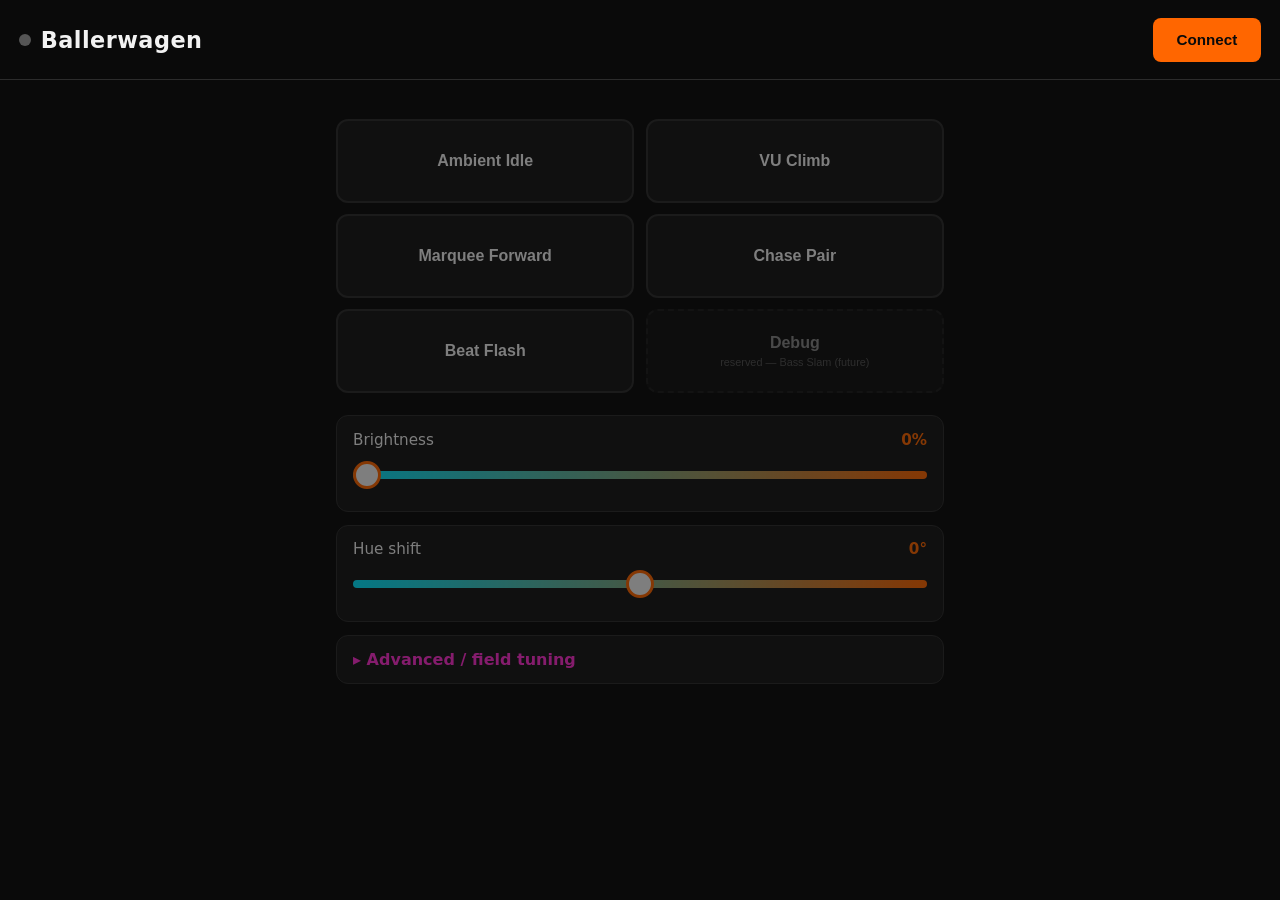
<file: ble-remote-interface/index.html>
<!DOCTYPE html>
<html lang="en">
<head>
  <meta charset="UTF-8" />
  <meta name="viewport" content="width=device-width, initial-scale=1.0, maximum-scale=1.0, user-scalable=no" />
  <meta name="apple-mobile-web-app-capable" content="yes" />
  <meta name="apple-mobile-web-app-status-bar-style" content="black-translucent" />
  <meta name="apple-mobile-web-app-title" content="Ballerwagen" />
  <meta name="theme-color" content="#0a0a0a" />
  <title>Ballerwagen Remote</title>
  <link rel="manifest" href="manifest.json" />
  <link rel="icon" href="icon.svg" type="image/svg+xml" />
  <link rel="stylesheet" href="style.css" />
</head>
<body class="disconnected">

  <header class="app-header">
    <div class="title-row">
      <span class="status-dot" id="statusDot"></span>
      <h1>Ballerwagen</h1>
    </div>
    <button id="connectBtn" class="connect-btn">Connect</button>
  </header>

  <div id="statusMessage" class="status-message"></div>

  <main class="controls">

    <section class="mode-grid" id="modeGrid">
      <button class="mode-btn" data-mode="0">
        <span class="mode-name">Ambient Idle</span>
      </button>
      <button class="mode-btn" data-mode="1">
        <span class="mode-name">VU Climb</span>
      </button>
      <button class="mode-btn" data-mode="2">
        <span class="mode-name">Marquee Forward</span>
      </button>
      <button class="mode-btn" data-mode="3">
        <span class="mode-name">Chase Pair</span>
      </button>
      <button class="mode-btn" data-mode="4">
        <span class="mode-name">Beat Flash</span>
      </button>
      <button class="mode-btn mode-btn-reserved" data-mode="5">
        <span class="mode-name">Debug</span>
        <span class="mode-caption">reserved &mdash; Bass Slam (future)</span>
      </button>
    </section>

    <section class="slider-block">
      <div class="slider-row">
        <label for="brightnessSlider">Brightness</label>
        <span class="slider-value" id="brightnessValue">0%</span>
      </div>
      <input type="range" id="brightnessSlider" min="0" max="100" step="1" value="0" />
    </section>

    <section class="slider-block">
      <div class="slider-row">
        <label for="hueSlider">Hue shift</label>
        <span class="slider-value" id="hueValue">0&deg;</span>
      </div>
      <input type="range" id="hueSlider" min="-180" max="180" step="1" value="0" />
    </section>

    <details class="advanced">
      <summary>Advanced / field tuning</summary>

      <fieldset class="field-group">
        <legend>VU climb</legend>

        <div class="field-row">
          <label for="vuCeilingMin">Ceiling min</label>
          <input type="number" id="vuCeilingMin" data-key="vuCeilingMin" min="0" max="200000" step="1" placeholder="75000" />
        </div>
        <div class="field-row">
          <label for="vuCeilingDecay">Ceiling decay</label>
          <input type="number" id="vuCeilingDecay" data-key="vuCeilingDecay" min="0" max="1" step="0.001" placeholder="0.01" />
        </div>
        <div class="field-row">
          <label for="vuCeilingHeadroom">Ceiling headroom</label>
          <input type="number" id="vuCeilingHeadroom" data-key="vuCeilingHeadroom" min="0" max="1" step="0.001" placeholder="0.8" />
        </div>
        <div class="field-row">
          <label for="vuFloorMax">Floor max</label>
          <input type="number" id="vuFloorMax" data-key="vuFloorMax" min="0" max="200000" step="1" placeholder="3000" />
        </div>
        <div class="field-row">
          <label for="vuFloorRecovery">Floor recovery</label>
          <input type="number" id="vuFloorRecovery" data-key="vuFloorRecovery" min="0" max="1" step="0.001" placeholder="0.01" />
        </div>
      </fieldset>

      <fieldset class="field-group">
        <legend>Beat detector</legend>

        <div class="field-row">
          <label for="beatBaselineAlpha">Baseline alpha</label>
          <input type="number" id="beatBaselineAlpha" data-key="beatBaselineAlpha" min="0" max="1" step="0.001" placeholder="0.02" />
        </div>
        <div class="field-row">
          <label for="beatOnsetFactor">Onset factor</label>
          <input type="number" id="beatOnsetFactor" data-key="beatOnsetFactor" min="1" max="10" step="0.01" placeholder="1.5" />
        </div>
        <div class="field-row">
          <label for="beatAbsFloor">Abs floor</label>
          <input type="number" id="beatAbsFloor" data-key="beatAbsFloor" min="0" max="200000" step="1" placeholder="20000" />
        </div>
        <div class="field-row">
          <label for="beatSilenceFloor">Silence floor</label>
          <input type="number" id="beatSilenceFloor" data-key="beatSilenceFloor" min="0" max="200000" step="1" placeholder="6000" />
        </div>
        <div class="field-row">
          <label for="beatSilenceMs">Silence ms</label>
          <input type="number" id="beatSilenceMs" data-key="beatSilenceMs" min="100" max="60000" step="1" placeholder="3000" />
        </div>
        <div class="field-row">
          <label for="beatTimeoutMs">Timeout ms</label>
          <input type="number" id="beatTimeoutMs" data-key="beatTimeoutMs" min="100" max="60000" step="1" placeholder="2500" />
        </div>
      </fieldset>
    </details>

  </main>

  <script src="app.js"></script>
</body>
</html>
</file>
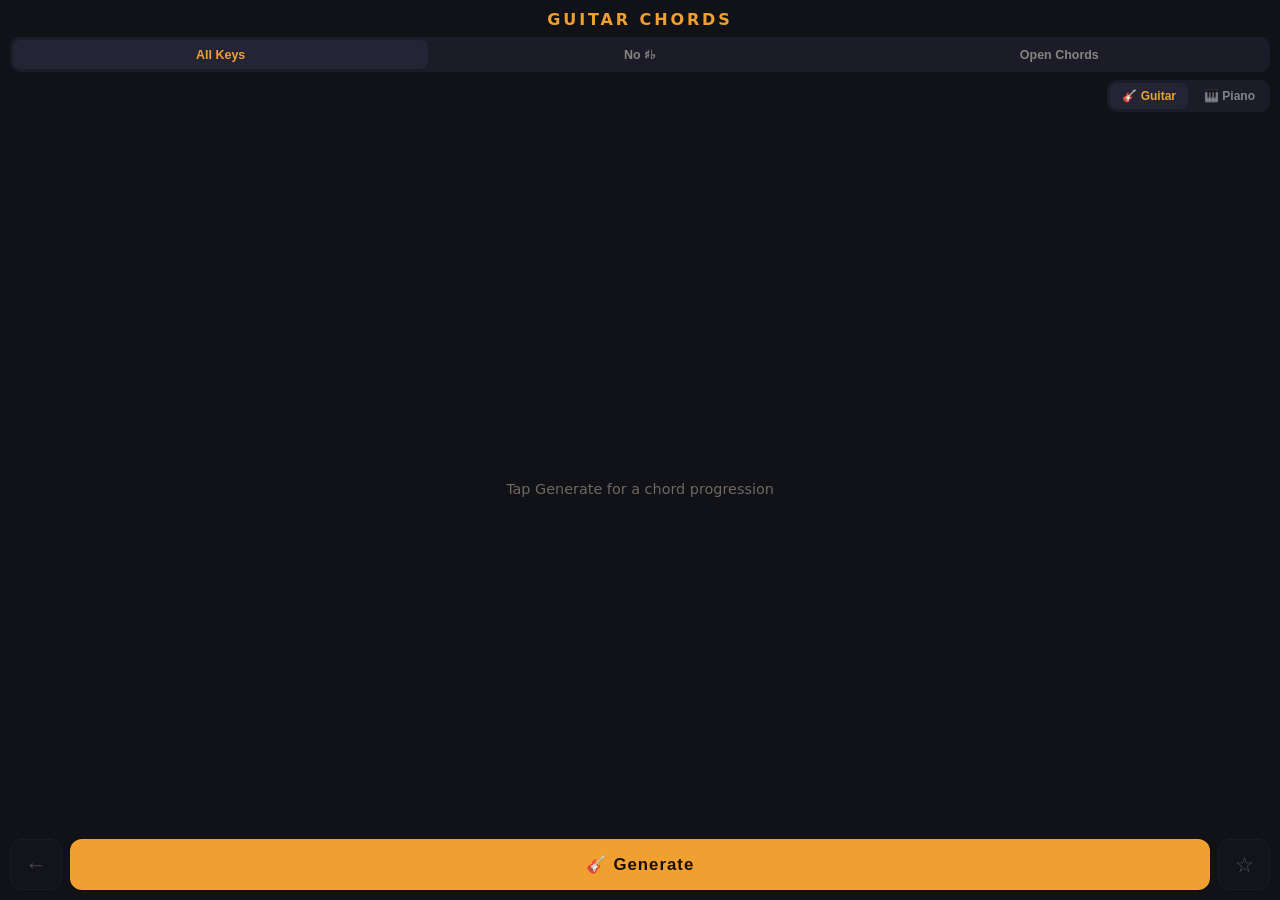
<file: guitar-chords/index.html>
<!DOCTYPE html>
<html lang="en">
<head>
  <meta charset="UTF-8">
  <meta name="viewport" content="width=device-width, initial-scale=1.0, maximum-scale=1.0, user-scalable=no">
  <meta name="apple-mobile-web-app-capable" content="yes">
  <title>Guitar Chords</title>
  <style>
    * { box-sizing: border-box; margin: 0; padding: 0; }

    :root {
      --bg:           #111118;
      --surface:      #1c1c28;
      --surface2:     #242435;
      --accent:       #f0a030;
      --accent-dark:  #c07818;
      --text:         #f0ead6;
      --muted:        #706860;
      --chord-bg:     #182040;
      --chord-border: #2a3f70;
    }

    html, body { height: 100%; }

    body {
      font-family: system-ui, -apple-system, sans-serif;
      background: var(--bg);
      color: var(--text);
      height: 100dvh;
      display: flex;
      flex-direction: column;
      padding: 10px;
      gap: 8px;
      overflow: hidden;
    }

    /* ── Header ── */
    h1 {
      text-align: center;
      font-size: 1rem;
      font-weight: 800;
      letter-spacing: 0.18em;
      color: var(--accent);
      flex-shrink: 0;
    }

    /* ── Key display ── */
    .key-row {
      text-align: center;
      font-size: 0.82rem;
      color: var(--muted);
      flex-shrink: 0;
      min-height: 1.4em;
    }
    .key-row strong {
      color: var(--accent);
      font-size: 1.05rem;
    }

    /* ── Chord boxes ── */
    .chords {
      display: flex;
      gap: 6px;
      flex: 1;
      min-height: 0;
    }

    .chord {
      flex: 1;
      display: flex;
      flex-direction: column;
      align-items: center;
      justify-content: center;
      background: var(--chord-bg);
      border: 1.5px solid var(--chord-border);
      border-radius: 12px;
      padding: 6px 4px;
      gap: 3px;
      cursor: pointer;
      -webkit-tap-highlight-color: transparent;
      transition: background 0.1s, border-color 0.1s;
    }
    .chord:active {
      background: #203060;
      border-color: var(--accent);
    }

    .chord-num {
      font-size: 0.6rem;
      color: var(--muted);
      letter-spacing: 0.06em;
      font-weight: 600;
    }

    .chord-name {
      font-size: clamp(1.3rem, 5vw, 1.8rem);
      font-weight: 700;
      line-height: 1;
      letter-spacing: -0.01em;
    }

    /* ── Pentatonic panel ── */
    .pent {
      background: var(--surface);
      border-radius: 10px;
      padding: 8px 10px;
      flex-shrink: 0;
    }

    .pent-title {
      font-size: 0.6rem;
      text-transform: uppercase;
      letter-spacing: 0.14em;
      color: var(--muted);
      margin-bottom: 6px;
    }

    .pent-items {
      display: flex;
      gap: 8px;
    }

    .pent-item {
      flex: 1;
      background: var(--surface2);
      border-radius: 8px;
      padding: 7px 6px;
      text-align: center;
    }

    .pent-fret {
      font-size: 2rem;
      font-weight: 800;
      color: var(--accent);
      line-height: 1;
    }

    .pent-open {
      font-size: 1rem;
      font-weight: 800;
      color: var(--accent);
      line-height: 1;
      padding-top: 6px;
    }

    .pent-note {
      font-size: 0.75rem;
      font-weight: 600;
      color: var(--text);
      margin-top: 2px;
    }

    .pent-desc {
      font-size: 0.58rem;
      color: var(--muted);
      margin-top: 1px;
    }

    .pent-piano {
      display: flex;
      justify-content: center;
      padding: 2px 0 4px;
    }

    /* ── Action row (back / generate / star) ── */
    .action-row { display: flex; gap: 8px; flex-shrink: 0; }
    .action-row .btn { flex: 1; }

    .btn-icon {
      width: 52px;
      flex-shrink: 0;
      padding: 0;
      font-size: 1.3rem;
      background: var(--surface);
      border: 1px solid #3a3a4a;
      border-radius: 12px;
      color: #fff;
      cursor: pointer;
      -webkit-tap-highlight-color: transparent;
      transition: all 0.15s;
    }
    .btn-icon:disabled { opacity: 0.25; }
    .btn-icon.starred  { color: var(--accent); border-color: var(--accent); }

    .saved-btn {
      padding: 9px;
      background: transparent;
      border: 1px solid #3a3a4a;
      border-radius: 10px;
      color: #fff;
      font-size: 0.8rem;
      font-weight: 600;
      cursor: pointer;
      -webkit-tap-highlight-color: transparent;
      text-align: center;
      flex-shrink: 0;
    }

    /* ── Saved modal ── */
    .saved-box  { max-height: 70vh; overflow-y: auto; }
    .saved-title { font-size: 1rem; font-weight: 700; text-align: center; margin-bottom: 12px; }
    .saved-item {
      display: flex;
      align-items: center;
      padding: 10px;
      background: var(--surface2);
      border-radius: 8px;
      margin-bottom: 6px;
      cursor: pointer;
      gap: 8px;
    }
    .saved-item-main { flex: 1; min-width: 0; }
    .saved-key    { font-size: 0.85rem; font-weight: 700; }
    .saved-chords { font-size: 0.72rem; color: var(--muted); margin-top: 2px; }
    .saved-del    { background: none; border: none; color: #666; font-size: 1rem; cursor: pointer; padding: 4px 8px; flex-shrink: 0; }

    /* ── Mode segmented control ── */
    .mode-row {
      display: flex;
      justify-content: flex-end;
      flex-shrink: 0;
    }

    .mode-seg {
      display: flex;
      gap: 4px;
      background: var(--surface);
      border-radius: 10px;
      padding: 3px;
    }

    .mode-opt {
      padding: 6px 12px;
      border: none;
      border-radius: 7px;
      background: transparent;
      color: #fff;
      font-size: 0.75rem;
      font-weight: 600;
      cursor: pointer;
      -webkit-tap-highlight-color: transparent;
      opacity: 0.45;
      transition: all 0.15s;
    }

    .mode-opt.active {
      background: var(--surface2);
      color: var(--accent);
      opacity: 1;
    }

    /* ── Generate button ── */
    .btn {
      padding: 15px;
      background: var(--accent);
      color: #1a0e00;
      border: none;
      border-radius: 12px;
      font-size: 1.05rem;
      font-weight: 800;
      letter-spacing: 0.06em;
      cursor: pointer;
      flex-shrink: 0;
      -webkit-tap-highlight-color: transparent;
      transition: background 0.1s;
    }
    .btn:active { background: var(--accent-dark); }

    /* ── Difficulty selector ── */
    .diff-row {
      display: flex;
      gap: 4px;
      background: var(--surface);
      border-radius: 10px;
      padding: 3px;
      flex-shrink: 0;
    }

    .diff-btn {
      flex: 1;
      padding: 7px 4px;
      border: none;
      border-radius: 8px;
      background: transparent;
      color: var(--text);
      font-size: 0.78rem;
      font-weight: 600;
      cursor: pointer;
      -webkit-tap-highlight-color: transparent;
      transition: all 0.15s;
      opacity: 0.5;
    }

    .diff-btn.active {
      background: var(--surface2);
      color: var(--accent);
      opacity: 1;
    }

    /* ── Chord modal ── */
    .modal-overlay {
      position: fixed;
      inset: 0;
      background: rgba(0,0,0,0.72);
      z-index: 100;
      display: flex;
      align-items: center;
      justify-content: center;
    }

    .modal-box {
      background: var(--surface2);
      border: 1px solid var(--chord-border);
      border-radius: 18px;
      padding: 20px 22px 16px;
      text-align: center;
      min-width: 170px;
      box-shadow: 0 12px 40px rgba(0,0,0,0.6);
    }

    .modal-chord-name {
      font-size: 2.2rem;
      font-weight: 800;
      color: var(--accent);
      line-height: 1;
      margin-bottom: 14px;
    }

    .modal-diagram {
      display: flex;
      justify-content: center;
      margin-bottom: 8px;
    }

    .modal-desc {
      font-size: 1rem;
      font-weight: 600;
      color: var(--text);
      margin-bottom: 14px;
      min-height: 1em;
      letter-spacing: 0.01em;
    }

    .modal-close {
      padding: 8px 22px;
      background: transparent;
      color: var(--text);
      border: 1px solid #3a3a4a;
      border-radius: 8px;
      font-size: 0.85rem;
      cursor: pointer;
      -webkit-tap-highlight-color: transparent;
    }

    .modal-actions {
      display: flex;
      gap: 8px;
      justify-content: center;
    }

    .modal-alt-btn {
      padding: 8px 14px;
      background: transparent;
      color: var(--accent);
      border: 1px solid var(--accent-dark);
      border-radius: 8px;
      font-size: 0.85rem;
      font-weight: 600;
      cursor: pointer;
      -webkit-tap-highlight-color: transparent;
    }
    .modal-alt-btn:active { background: #2a1800; }

    /* ── Placeholder shown before first generate ── */
    .placeholder {
      flex: 1;
      display: flex;
      align-items: center;
      justify-content: center;
      color: var(--muted);
      font-size: 0.9rem;
      text-align: center;
    }
  </style>
</head>
<body>

<h1>GUITAR CHORDS</h1>

<div class="diff-row">
  <button class="diff-btn active" id="diff-1" onclick="setDiff(1)">All Keys</button>
  <button class="diff-btn"        id="diff-2" onclick="setDiff(2)">No ♯♭</button>
  <button class="diff-btn"        id="diff-3" onclick="setDiff(3)">Open Chords</button>
</div>

<div class="mode-row">
  <div class="mode-seg">
    <button class="mode-opt active" id="mode-guitar" onclick="setMode('guitar')">🎸 Guitar</button>
    <button class="mode-opt"        id="mode-piano"  onclick="setMode('piano')">🎹 Piano</button>
  </div>
</div>

<div class="key-row" id="key-row"></div>

<div id="placeholder" class="placeholder">Tap Generate for a chord progression</div>
<div class="chords" id="chords" style="display:none"></div>

<div class="pent" id="pent" style="display:none">
  <div class="pent-title" id="pent-title">Pentatonic Improv &nbsp;·&nbsp; low E string root</div>
  <div class="pent-items" id="pent-items"></div>
</div>

<div class="action-row">
  <button class="btn-icon" id="back-btn" onclick="goBack()" disabled>←</button>
  <button class="btn" onclick="generate()">&#127928; Generate</button>
  <button class="btn-icon" id="star-btn" onclick="toggleStar()" disabled>☆</button>
</div>
<button class="saved-btn" id="saved-btn" onclick="openSaved()" style="display:none">★ Saved (0)</button>

<!-- Chord diagram modal -->
<div id="modal" class="modal-overlay" style="display:none" onclick="closeModal()">
  <div class="modal-box" onclick="event.stopPropagation()">
    <div id="modal-name" class="modal-chord-name"></div>
    <div id="modal-diagram" class="modal-diagram"></div>
    <div id="modal-desc" class="modal-desc"></div>
    <div class="modal-actions">
      <button id="modal-alt-btn" class="modal-alt-btn" onclick="nextVariant()">Alt Voicing →</button>
      <button class="modal-close" onclick="closeModal()">Close</button>
    </div>
  </div>
</div>

<!-- Saved progressions modal -->
<div id="saved-modal" class="modal-overlay" style="display:none" onclick="closeSaved()">
  <div class="modal-box saved-box" onclick="event.stopPropagation()">
    <div class="saved-title">Starred Progressions</div>
    <div id="saved-list"></div>
    <button class="modal-close" onclick="closeSaved()">Close</button>
  </div>
</div>

<script>
'use strict';

// ── Mode ──────────────────────────────────────────────────────────────────────
let pianoMode = false;
let currentPents = null;
let modalNoteIdx = 0, modalQuality = 'maj';

// ── History & Stars ───────────────────────────────────────────────────────────
const history = [];
let historyIdx = -1;

function loadStars() {
  try { return JSON.parse(localStorage.getItem('chordStars') || '[]'); } catch { return []; }
}
function saveStars(stars) { localStorage.setItem('chordStars', JSON.stringify(stars)); }

function pushHistory(set) {
  history.splice(historyIdx + 1);
  history.push(set);
  if (history.length > 20) history.shift();
  historyIdx = history.length - 1;
  updateNavUI();
}

function updateNavUI() {
  document.getElementById('back-btn').disabled = historyIdx <= 0;
  const set = history[historyIdx];
  const starBtn = document.getElementById('star-btn');
  starBtn.disabled = !set;
  if (set) {
    const starred = loadStars().some(s => s.id === set.id);
    starBtn.textContent = starred ? '★' : '☆';
    starBtn.classList.toggle('starred', starred);
  }
  const stars = loadStars();
  const savedBtn = document.getElementById('saved-btn');
  savedBtn.style.display = stars.length ? 'block' : 'none';
  savedBtn.textContent = '★ Saved (' + stars.length + ')';
}

function goBack() {
  if (historyIdx <= 0) return;
  historyIdx--;
  renderSet(history[historyIdx]);
  updateNavUI();
}

function toggleStar() {
  const set = history[historyIdx];
  if (!set) return;
  const stars = loadStars();
  const i = stars.findIndex(s => s.id === set.id);
  if (i >= 0) stars.splice(i, 1); else stars.unshift(set);
  saveStars(stars);
  updateNavUI();
}

function openSaved() {
  const stars = loadStars();
  const list = document.getElementById('saved-list');
  list.innerHTML = '';
  if (!stars.length) {
    list.innerHTML = '<p style="color:#666;text-align:center;padding:20px">No saved progressions yet</p>';
  } else {
    stars.forEach((s, i) => {
      const item = document.createElement('div');
      item.className = 'saved-item';
      const chordStr = s.chords.map(c => chordName(c.display, c.quality)).join(' – ');
      item.innerHTML =
        '<div class="saved-item-main">' +
          '<div class="saved-key">' + s.keyName + '</div>' +
          '<div class="saved-chords">' + chordStr + '</div>' +
        '</div>' +
        '<button class="saved-del" onclick="deleteStar(' + i + ')">✕</button>';
      item.addEventListener('click', e => {
        if (!e.target.classList.contains('saved-del')) { loadStarSet(s); closeSaved(); }
      });
      list.appendChild(item);
    });
  }
  document.getElementById('saved-modal').style.display = 'flex';
}

function deleteStar(i) {
  const stars = loadStars(); stars.splice(i, 1); saveStars(stars); openSaved(); updateNavUI();
}
function closeSaved() { document.getElementById('saved-modal').style.display = 'none'; }
function loadStarSet(set) { pushHistory(set); renderSet(set); }

function setMode(mode) {
  pianoMode = mode === 'piano';
  document.getElementById('mode-guitar').classList.toggle('active', !pianoMode);
  document.getElementById('mode-piano').classList.toggle('active',  pianoMode);
  document.getElementById('pent-title').innerHTML = pianoMode
    ? 'Pentatonic Notes'
    : 'Pentatonic Improv &nbsp;·&nbsp; low E string root';
  if (currentPents) renderPents(currentPents);
  if (document.getElementById('modal').style.display !== 'none') renderModalDiagram();
}

// ── Music theory ──────────────────────────────────────────────────────────────

// Chromatic notes (internal representation uses sharps throughout)
const NOTES   = ['C','C#','D','D#','E','F','F#','G','G#','A','A#','B'];
// Display names prefer flats where guitarists expect them (Bb, Eb, Ab)
const DISPLAY = ['C','C#','D','Eb','E','F','F#','G','Ab','A','Bb','B'];

// Low E string fret for a note index: E is open (0), everything follows chromatically
// fret = (noteIndex - NOTES.indexOf('E') + 12) % 12 = (noteIndex - 4 + 12) % 12
function fretOf(noteIdx) { return (noteIdx - 4 + 12) % 12; }

// Scale intervals
const MAJ_IVLS = [0, 2, 4, 5, 7, 9, 11];
const MIN_IVLS = [0, 2, 3, 5, 7, 8, 10];

// Diatonic chord quality at each scale degree
const MAJ_QUAL = ['maj','min','min','maj','maj','min','dim'];
const MIN_QUAL = ['min','dim','maj','min','min','maj','maj'];

// Roman numerals for display
const MAJ_NUMS = ['I','ii','iii','IV','V','vi','vii°'];
const MIN_NUMS = ['i','ii°','III','iv','v','VI','VII'];

// Build all 7 diatonic chords for a key
function buildKey(rootIdx, mode) {
  const ivls  = mode === 'major' ? MAJ_IVLS : MIN_IVLS;
  const quals = mode === 'major' ? MAJ_QUAL : MIN_QUAL;
  const nums  = mode === 'major' ? MAJ_NUMS : MIN_NUMS;
  return ivls.map((iv, i) => {
    const ni = (rootIdx + iv) % 12;
    return { noteIdx: ni, display: DISPLAY[ni], quality: quals[i], numeral: nums[i] };
  });
}

// Format a chord name for display: "G", "Em", "B°"
function chordName(display, quality) {
  if (quality === 'min') return display + 'm';
  if (quality === 'dim') return display + '°';
  return display;
}

// Pentatonic positions: returns two { fret, note, noteIdx, pentType, desc } objects
function pentInfo(rootIdx, mode) {
  const rootDisp = DISPLAY[rootIdx];
  const rootFret = fretOf(rootIdx);

  if (mode === 'major') {
    const relIdx  = (rootIdx + 9) % 12;
    const relDisp = DISPLAY[relIdx];
    return [
      { fret: rootFret,       note: rootDisp,         noteIdx: rootIdx, pentType: 'major', desc: 'Major pentatonic'      },
      { fret: fretOf(relIdx), note: relDisp + 'm',    noteIdx: relIdx,  pentType: 'minor', desc: 'Minor pent (relative)' },
    ];
  } else {
    const relIdx  = (rootIdx + 3) % 12;
    const relDisp = DISPLAY[relIdx];
    return [
      { fret: rootFret,       note: rootDisp + 'm',   noteIdx: rootIdx, pentType: 'minor', desc: 'Minor pentatonic'      },
      { fret: fretOf(relIdx), note: relDisp,           noteIdx: relIdx,  pentType: 'major', desc: 'Major pent (relative)' },
    ];
  }
}

// ── Chord diagram data ────────────────────────────────────────────────────────
// Each chord is an array of voicing variants: { f:[lowE,A,D,G,B,highE], b:baseFret, t:label }
// Fret values: -1=mute  0=open  N=absolute fret number
const CHORD_DATA = {
  // ── Major ──────────────────────────────────────────────────────────────────
  'C':  [ { f:[-1,3,2,0,1,0],    b:1, t:'Open'              },
          { f:[-1,3,5,5,5,3],    b:3, t:'Barre · Fret 3'    },
          { f:[0,3,2,0,1,0],     b:1, t:'C/E — 1st inv.'    } ],
  'C#': [ { f:[-1,4,6,6,6,4],    b:4, t:'Barre · Fret 4'    },
          { f:[9,11,11,10,9,9],  b:9, t:'Barre · Fret 9'    } ],
  'D':  [ { f:[-1,-1,0,2,3,2],   b:1, t:'Open'              },
          { f:[-1,5,7,7,7,5],    b:5, t:'Barre · Fret 5'    },
          { f:[2,-1,0,2,3,2],    b:1, t:'D/F# — 1st inv.'   } ],
  'Eb': [ { f:[-1,-1,1,3,4,3],   b:1, t:'Open voicing'      },
          { f:[-1,6,8,8,8,6],    b:6, t:'Barre · Fret 6'    } ],
  'E':  [ { f:[0,2,2,1,0,0],     b:1, t:'Open'              },
          { f:[-1,7,9,9,9,7],    b:7, t:'Barre · Fret 7'    },
          { f:[4,2,2,1,0,0],     b:1, t:'E/G# — 1st inv.'   } ],
  'F':  [ { f:[1,3,3,2,1,1],     b:1, t:'Barre · Fret 1'    },   // 133211
          { f:[-1,-1,3,2,1,1],   b:1, t:'Simplified (top 4)' },
          { f:[-1,0,3,2,1,1],    b:1, t:'F/A — 1st inv.'    } ],
  'F#': [ { f:[2,4,4,3,2,2],     b:2, t:'Barre · Fret 2'    },
          { f:[-1,9,11,11,11,9], b:9, t:'Barre · Fret 9'    } ],
  'G':  [ { f:[3,2,0,0,0,3],     b:1, t:'Open'              },
          { f:[3,2,0,0,3,3],     b:1, t:'Open (full voicing)' },
          { f:[-1,2,0,0,0,3],    b:1, t:'G/B — 1st inv.'    },
          { f:[-1,-1,0,0,3,3],   b:1, t:'G/D — 2nd inv.'    } ],
  'Ab': [ { f:[4,6,6,5,4,4],     b:4, t:'Barre · Fret 4'    },
          { f:[-1,-1,6,5,4,4],   b:4, t:'Barre · Fret 4 (top 4)' } ],
  'A':  [ { f:[-1,0,2,2,2,0],    b:1, t:'Open'              },
          { f:[5,7,7,6,5,5],     b:5, t:'Barre · Fret 5'    },
          { f:[-1,4,2,2,2,0],    b:1, t:'A/C# — 1st inv.'   } ],
  'Bb': [ { f:[-1,1,3,3,3,1],    b:1, t:'Barre · Fret 1'    },
          { f:[6,8,8,7,6,6],     b:6, t:'Barre · Fret 6'    } ],
  'B':  [ { f:[-1,2,4,4,4,2],    b:2, t:'Barre · Fret 2'    },
          { f:[7,9,9,8,7,7],     b:7, t:'Barre · Fret 7'    } ],
  // ── Minor ──────────────────────────────────────────────────────────────────
  'Cm':  [ { f:[-1,3,5,5,4,3],   b:3, t:'Barre · Fret 3'    },
           { f:[8,10,10,8,8,8],  b:8, t:'Barre · Fret 8'    } ],
  'C#m': [ { f:[-1,4,6,6,5,4],   b:4, t:'Barre · Fret 4'    },
           { f:[9,11,11,9,9,9],  b:9, t:'Barre · Fret 9'    } ],
  'Dm':  [ { f:[-1,-1,0,2,3,1],  b:1, t:'Open'              },
           { f:[-1,5,7,7,6,5],   b:5, t:'Barre · Fret 5'    },
           { f:[-1,-1,3,2,3,1],  b:1, t:'Dm/F — 1st inv.'   } ],
  'Ebm': [ { f:[-1,-1,1,3,4,2],  b:1, t:'Open voicing'      },
           { f:[-1,6,8,8,7,6],   b:6, t:'Barre · Fret 6'    } ],
  'Em':  [ { f:[0,2,2,0,0,0],    b:1, t:'Open'              },
           { f:[-1,7,9,9,8,7],   b:7, t:'Barre · Fret 7'    },
           { f:[-1,2,2,0,0,0],   b:1, t:'Em/B — 1st inv.'   } ],
  'Fm':  [ { f:[1,3,3,1,1,1],    b:1, t:'Barre · Fret 1'    },
           { f:[-1,8,10,10,9,8], b:8, t:'Barre · Fret 8'    } ],
  'F#m': [ { f:[2,4,4,2,2,2],    b:2, t:'Barre · Fret 2'    },
           { f:[-1,9,11,11,10,9],b:9, t:'Barre · Fret 9'    } ],
  'Gm':  [ { f:[3,5,5,3,3,3],    b:3, t:'Barre · Fret 3'    },
           { f:[-1,10,12,12,11,10],b:10,t:'Barre · Fret 10'  } ],
  'Abm': [ { f:[4,6,6,4,4,4],    b:4, t:'Barre · Fret 4'    },
           { f:[-1,-1,6,4,4,4],  b:4, t:'Barre · Fret 4 (top 4)' } ],
  'Am':  [ { f:[-1,0,2,2,1,0],   b:1, t:'Open'              },
           { f:[5,7,7,5,5,5],    b:5, t:'Barre · Fret 5'    },
           { f:[-1,3,2,2,1,0],   b:1, t:'Am/C — 1st inv.'   },
           { f:[0,0,2,2,1,0],    b:1, t:'Am/E — 2nd inv.'   } ],
  'Bbm': [ { f:[-1,1,3,3,2,1],   b:1, t:'Barre · Fret 1'    },
           { f:[6,8,8,6,6,6],    b:6, t:'Barre · Fret 6'    } ],
  'Bm':  [ { f:[-1,2,4,4,3,2],   b:2, t:'Barre · Fret 2'    },
           { f:[7,9,9,7,7,7],    b:7, t:'Barre · Fret 7'    } ],
};

// ── SVG chord diagram renderer ────────────────────────────────────────────────
function chordDiagramSVG(frets, base) {
  if (!frets) return '<p style="color:#666;font-size:.8rem;padding:8px">No diagram</p>';

  const SG=19, FG=21, ML=13, MT=22, NF=4;
  const MR = base > 1 ? 34 : 8;
  const W = ML + 5*SG + MR, H = MT + NF*FG + 8;

  const sx = s => ML + s*SG;
  const fy = f => MT + f*FG;
  let o = `<svg width="${W}" height="${H}" xmlns="http://www.w3.org/2000/svg">`;

  // String lines
  for (let s=0; s<6; s++)
    o += `<line x1="${sx(s)}" y1="${fy(0)}" x2="${sx(s)}" y2="${fy(NF)}" stroke="#4a4a5a" stroke-width="1.5"/>`;

  // Fret/nut lines
  for (let n=0; n<=NF; n++) {
    const isNut = n===0 && base===1;
    o += `<line x1="${sx(0)}" y1="${fy(n)}" x2="${sx(5)}" y2="${fy(n)}" stroke="${isNut?'#c0bdb0':'#38384a'}" stroke-width="${isNut?4:1}"/>`;
  }

  // Fret number label when not at nut
  if (base > 1)
    o += `<text x="${W-MR+12}" y="${fy(0.5)}" font-size="13" font-weight="600" fill="#c0bdb0" dominant-baseline="middle">${base}fr</text>`;

  // Open/muted indicators above nut
  for (let s=0; s<6; s++) {
    const x=sx(s), y=MT-11, v=frets[s];
    if (v===-1) o += `<text x="${x}" y="${y}" font-size="12" fill="#555" text-anchor="middle" dominant-baseline="middle">✕</text>`;
    else if (v===0) o += `<circle cx="${x}" cy="${y}" r="4.5" fill="none" stroke="#888" stroke-width="1.5"/>`;
  }

  // Group fretted strings by relative fret position
  const groups = {};
  for (let s=0; s<6; s++) {
    if (frets[s] > 0) {
      const rel = frets[s] - base + 1;
      if (rel >= 1 && rel <= NF) (groups[rel] = groups[rel]||[]).push(s);
    }
  }

  // Draw barre (pill) only when all strings in the span are fretted (no muted/open gaps)
  function hasGapInRange(minS, maxS) {
    for (let s = minS + 1; s < maxS; s++) {
      if (frets[s] <= 0) return true;
    }
    return false;
  }

  for (const [rel, strings] of Object.entries(groups)) {
    const y = fy(Number(rel) - 0.5);
    const pr = FG * 0.37;
    const sorted = [...strings].sort((a,b) => a-b);
    const minS = sorted[0], maxS = sorted[sorted.length-1];
    const drawBar = strings.length >= 2 && !hasGapInRange(minS, maxS);
    if (drawBar) {
      const x1=sx(minS), x2=sx(maxS);
      o += `<rect x="${x1-pr}" y="${y-pr}" width="${x2-x1+2*pr}" height="${2*pr}" rx="${pr}" fill="#e8e0d0"/>`;
    } else {
      for (const s of sorted) {
        o += `<circle cx="${sx(s)}" cy="${y}" r="${pr}" fill="#e8e0d0"/>`;
      }
    }
  }

  o += '</svg>';
  return o;
}

// ── Piano keyboard SVG renderer ───────────────────────────────────────────────
// octaves=2 for chord modal, octaves=1 for pent items
function pianoSVG(highlightSet, octaves) {
  const WW = octaves === 1 ? 13 : 16;
  const WH = octaves === 1 ? 44 : 56;
  const BW = octaves === 1 ?  8 : 10;
  const BH = octaves === 1 ? 27 : 35;
  const pad = 1;
  const WHITE_NOTES = [0, 2, 4, 5, 7, 9, 11];
  const BLACK_KEYS  = [{n:1,p:0.63},{n:3,p:1.63},{n:6,p:3.63},{n:8,p:4.63},{n:10,p:5.63}];
  const W = octaves * 7 * WW + 2 * pad, H = WH + 2 * pad;
  let o = `<svg width="${W}" height="${H}" xmlns="http://www.w3.org/2000/svg">`;

  for (let oct = 0; oct < octaves; oct++) {
    WHITE_NOTES.forEach((n, i) => {
      const x = pad + (oct * 7 + i) * WW;
      const lit = highlightSet.has(n);
      o += `<rect x="${x}" y="${pad}" width="${WW - 1}" height="${WH}" fill="${lit ? '#c8a96e' : '#dedad2'}" stroke="#555" stroke-width="0.8" rx="2"/>`;
    });
  }
  for (let oct = 0; oct < octaves; oct++) {
    BLACK_KEYS.forEach(({n, p}) => {
      const x = pad + (oct * 7 + p) * WW - BW / 2;
      const lit = highlightSet.has(n);
      o += `<rect x="${x}" y="${pad}" width="${BW}" height="${BH}" fill="${lit ? '#7a5010' : '#1e1e2e'}" stroke="#111" stroke-width="0.5" rx="2"/>`;
    });
  }

  o += '</svg>';
  return o;
}

const PENT_MAJOR_IVLS = [0, 2, 4, 7, 9];
const PENT_MINOR_IVLS = [0, 3, 5, 7, 10];

function pianoChordSVG(noteIdx, quality) {
  const ivls = quality === 'maj' ? [0,4,7] : quality === 'min' ? [0,3,7] : [0,3,6];
  return pianoSVG(new Set(ivls.map(i => (noteIdx + i) % 12)), 2);
}

function pianoPentSVG(noteIdx, pentType, octaves = 1) {
  const ivls = pentType === 'major' ? PENT_MAJOR_IVLS : PENT_MINOR_IVLS;
  return pianoSVG(new Set(ivls.map(i => (noteIdx + i) % 12)), octaves);
}

// ── Modal ─────────────────────────────────────────────────────────────────────
let modalChord = null, modalVariant = 0;

function renderModalDiagram() {
  if (pianoMode) {
    document.getElementById('modal-diagram').innerHTML = pianoChordSVG(modalNoteIdx, modalQuality);
    document.getElementById('modal-desc').textContent = 'Piano voicing';
    document.getElementById('modal-alt-btn').style.display = 'none';
    return;
  }
  const variants = CHORD_DATA[modalChord];
  const v = variants ? variants[modalVariant] : null;
  document.getElementById('modal-diagram').innerHTML =
    v ? chordDiagramSVG(v.f, v.b) : '<p style="color:#666;font-size:.8rem;padding:8px">No diagram</p>';
  const total = variants ? variants.length : 0;
  document.getElementById('modal-desc').textContent =
    v ? (total > 1 ? `${v.t}  ·  ${modalVariant + 1} / ${total}` : v.t) : '';
  document.getElementById('modal-alt-btn').style.display =
    total > 1 ? 'inline-block' : 'none';
}

function nextVariant() {
  const variants = CHORD_DATA[modalChord];
  if (!variants || variants.length <= 1) return;
  modalVariant = (modalVariant + 1) % variants.length;
  renderModalDiagram();
}

function showChordModal(display, quality, noteIdx) {
  modalChord   = quality === 'min' ? display + 'm' : display;
  modalNoteIdx = noteIdx;
  modalQuality = quality;
  modalVariant = 0;
  document.getElementById('modal-name').textContent = chordName(display, quality);
  renderModalDiagram();
  document.getElementById('modal').style.display = 'flex';
}

function closeModal() {
  document.getElementById('modal').style.display = 'none';
}

// ── Progressions (degree indices into the 7-chord diatonic scale) ─────────────

// Each entry: array of 4 degree indices (0-based)
const MAJ_PROGS = [
  [0, 4, 5, 3],  // I  – V  – vi – IV   (pop axis)
  [0, 5, 3, 4],  // I  – vi – IV – V    (50s)
  [0, 3, 4, 3],  // I  – IV – V  – IV
  [5, 3, 0, 4],  // vi – IV – I  – V
  [0, 2, 3, 4],  // I  – iii– IV – V
  [0, 3, 5, 4],  // I  – IV – vi – V
  [0, 4, 3, 4],  // I  – V  – IV – V    (blues turnaround feel)
  [1, 4, 0, 3],  // ii – V  – I  – IV   (jazz-flavoured)
  [0, 3, 4, 5],  // I  – IV – V  – vi
  [0, 5, 3, 0],  // I  – vi – IV – I
  [0, 5, 1, 4],  // I  – vi – ii – V    (jazz turnaround; C: C-Am-Dm-G)
  [0, 1, 4, 5],  // I  – ii – V  – vi   (C: C-Dm-G-Am)
];

const MIN_PROGS = [
  [0, 6, 5, 6],  // i   – VII – VI  – VII  (Andalusian)
  [0, 5, 2, 6],  // i   – VI  – III – VII
  [0, 3, 6, 2],  // i   – iv  – VII – III
  [0, 4, 5, 6],  // i   – v   – VI  – VII
  [0, 5, 6, 0],  // i   – VI  – VII – i
  [0, 2, 6, 5],  // i   – III – VII – VI
  [0, 3, 4, 0],  // i   – iv  – v   – i
];

function pick(arr) { return arr[Math.floor(Math.random() * arr.length)]; }

// ── Difficulty filtering ──────────────────────────────────────────────────────
// 1 = All Keys   2 = Natural notes only   3 = Open chords only

const NATURAL_NOTES = new Set([0, 2, 4, 5, 7, 9, 11]); // C D E F G A B
const OPEN_MAJOR    = new Set([0, 2, 4, 7, 9]);          // C D E G A (open major shapes)
const OPEN_MINOR    = new Set([2, 4, 9]);                 // Dm Em Am  (open minor shapes)

function chordOk(noteIdx, quality, diff) {
  if (diff === 1) return true;
  if (diff === 2) return NATURAL_NOTES.has(noteIdx);
  // diff 3: open chord shapes only; dim chords excluded
  if (quality === 'maj') return OPEN_MAJOR.has(noteIdx);
  if (quality === 'min') return OPEN_MINOR.has(noteIdx);
  return false;
}

let difficulty = 1;

function setDiff(d) {
  difficulty = d;
  [1, 2, 3].forEach(i =>
    document.getElementById('diff-' + i).classList.toggle('active', i === d)
  );
}

// ── Main generator ────────────────────────────────────────────────────────────

function generate() {
  const options = [];
  for (let r = 0; r < 12; r++) {
    for (const mode of ['major', 'minor']) {
      const key = buildKey(r, mode);
      const pool = (mode === 'major' ? MAJ_PROGS : MIN_PROGS).filter(prog =>
        prog.every(deg => chordOk(key[deg].noteIdx, key[deg].quality, difficulty))
      );
      if (pool.length) options.push({ rootIdx: r, mode, pool, key });
    }
  }

  const opt  = pick(options);
  const prog = pick(opt.pool);
  const key  = opt.key;
  const { rootIdx, mode } = opt;

  const set = {
    id: Date.now() + Math.random(),
    keyName: DISPLAY[rootIdx] + (mode === 'major' ? ' Major' : ' Minor'),
    chords: prog.map(deg => {
      const c = key[deg];
      return { display: c.display, quality: c.quality, numeral: c.numeral, noteIdx: c.noteIdx };
    }),
    pents: pentInfo(rootIdx, mode),
  };

  pushHistory(set);
  renderSet(set);
}

function renderSet(set) {
  document.getElementById('key-row').innerHTML = 'Key: <strong>' + set.keyName + '</strong>';

  const chordsEl = document.getElementById('chords');
  chordsEl.innerHTML = '';
  set.chords.forEach(c => {
    const box = document.createElement('div');
    box.className = 'chord';
    box.innerHTML =
      '<div class="chord-num">' + c.numeral + '</div>' +
      '<div class="chord-name">' + chordName(c.display, c.quality) + '</div>';
    box.addEventListener('click', () => showChordModal(c.display, c.quality, c.noteIdx));
    chordsEl.appendChild(box);
  });

  currentPents = set.pents;
  renderPents(set.pents);

  document.getElementById('placeholder').style.display = 'none';
  chordsEl.style.display = 'flex';
  document.getElementById('pent').style.display = 'block';
}

function renderPents(pents) {
  const pentEl = document.getElementById('pent-items');
  pentEl.innerHTML = '';
  const toRender = pianoMode ? pents.slice(0, 1) : pents;
  toRender.forEach(p => {
    const item = document.createElement('div');
    item.className = 'pent-item';
    if (pianoMode) {
      item.innerHTML =
        '<div class="pent-piano">' + pianoPentSVG(p.noteIdx, p.pentType, 2) + '</div>' +
        '<div class="pent-note">' + p.note + '</div>' +
        '<div class="pent-desc">' + p.desc + '</div>';
    } else {
      const fretHTML = p.fret === 0
        ? '<div class="pent-open">Open</div>'
        : '<div class="pent-fret">' + p.fret + '</div>';
      item.innerHTML =
        fretHTML +
        '<div class="pent-note">' + p.note + '</div>' +
        '<div class="pent-desc">' + p.desc + '</div>';
    }
    pentEl.appendChild(item);
  });
}
</script>
</body>
</html>
</file>
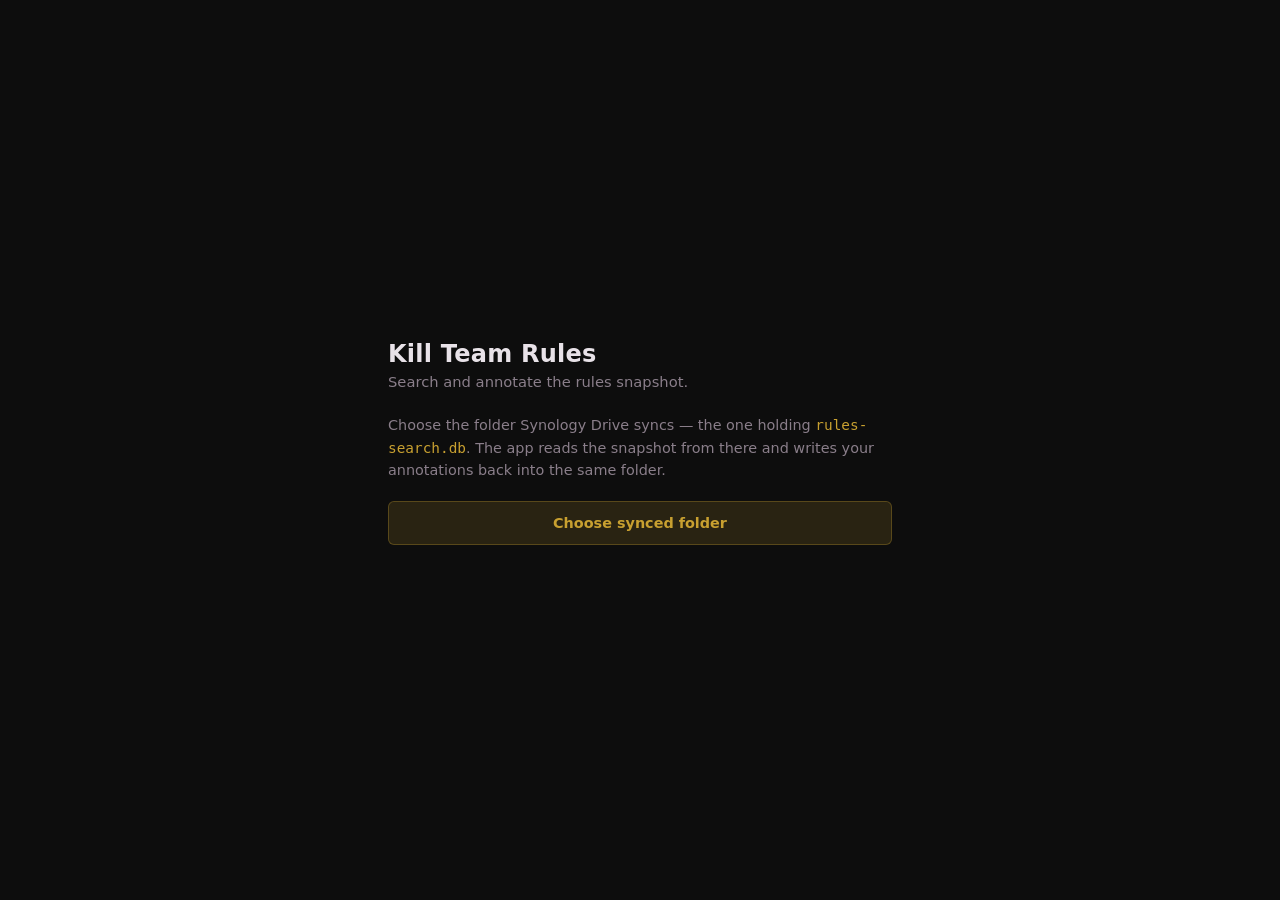
<file: kill-team/index.html>
<!DOCTYPE html>
<html lang="en">
<head>
  <meta charset="UTF-8">
  <meta name="viewport" content="width=device-width, initial-scale=1.0, maximum-scale=1.0, user-scalable=no, viewport-fit=cover">
  <meta name="apple-mobile-web-app-capable" content="yes">
  <meta name="apple-mobile-web-app-status-bar-style" content="black">
  <meta name="theme-color" content="#0d0d0d">
  <title>Kill Team Rules</title>
  <link rel="manifest" href="manifest.json">
  <link rel="icon" href="icon.svg" type="image/svg+xml">
  <link rel="apple-touch-icon" href="icon.svg">
  <link rel="stylesheet" href="style.css">
</head>
<body>

<!-- ── SETUP / GATE ──────────────────────────────────────────────────── -->
<div id="screen-setup" class="screen active">
  <div class="setup-inner">
    <h1 class="setup-title">Kill Team Rules</h1>
    <p class="setup-sub">Search and annotate the rules snapshot.</p>

    <div id="setup-body">
      <p class="setup-text">
        Choose the folder Synology Drive syncs — the one holding
        <code>rules-search.db</code>. The app reads the snapshot from there and
        writes your annotations back into the same folder.
      </p>
      <button id="btn-pick" class="btn btn-primary btn-lg">Choose synced folder</button>
      <button id="btn-reopen" class="btn btn-ghost btn-lg hidden">Reopen last folder</button>
      <p id="setup-status" class="setup-status" role="status" aria-live="polite"></p>
    </div>

    <div id="setup-unsupported" class="unsupported hidden">
      <h2>This browser can't open a folder</h2>
      <p>
        The app needs the File System Access API to read the snapshot and write
        annotations back into the synced folder. This browser doesn't offer it.
      </p>
      <table id="cap-table" class="cap-table"></table>
      <p class="setup-text dim">Try Chrome or Edge on this device.</p>
    </div>
  </div>
</div>

<!-- ── SEARCH ────────────────────────────────────────────────────────── -->
<div id="screen-search" class="screen">
  <div class="topbar">
    <div class="search-wrap">
      <input id="q" class="search-input" type="search" placeholder="Search rules and notes…"
             autocomplete="off" autocorrect="off" autocapitalize="off" spellcheck="false">
      <button id="q-clear" class="q-clear" aria-label="Clear search">✕</button>
    </div>
    <div class="filter-row">
      <button class="pill pill-on" data-filter="all">All</button>
      <button class="pill" data-filter="flagged">Flagged</button>
      <button class="pill" data-filter="noted">Noted</button>
      <button class="pill" data-filter="changed">Unexported</button>
    </div>
  </div>
  <div id="results" class="scroll"></div>
</div>

<!-- ── CHAPTER ───────────────────────────────────────────────────────── -->
<div id="screen-chapter" class="screen">
  <div class="topbar topbar-row">
    <button id="btn-back" class="icon-btn" aria-label="Back">‹</button>
    <div class="topbar-titles">
      <div id="ch-title" class="topbar-title"></div>
      <div id="ch-folder" class="topbar-sub"></div>
    </div>
    <button id="btn-annotate" class="annotate-btn" aria-label="Annotate this chapter">
      <span aria-hidden="true">⚑</span> Annotate<span id="annotate-dot" class="dot hidden"></span>
    </button>
  </div>
  <div class="scroll">
    <article id="ch-body" class="markdown"></article>

    <details id="annotate" class="annotate">
      <summary class="annotate-summary">
        <span class="annotate-caret" aria-hidden="true">▸</span>
        <span class="annotate-heading">Annotations</span>
        <span id="annotate-tags" class="annotate-tags"></span>
      </summary>
      <div class="annotate-body">
        <label class="flag-row">
          <input type="checkbox" id="ch-flag">
          <span class="flag-label">Potentially wrong</span>
        </label>
        <textarea id="ch-reason" class="reason-input" rows="2"
                  placeholder="Why does this look wrong? (flag reason)"></textarea>

        <div id="ch-notes" class="notes"></div>
        <div class="note-add">
          <textarea id="ch-note-new" class="note-input" rows="2" placeholder="Add a note…"></textarea>
          <button id="btn-add-note" class="btn btn-small">Add note</button>
        </div>
      </div>
    </details>
  </div>
  <div class="chapter-nav">
    <button id="btn-prev" class="page-btn" aria-label="Previous chapter">‹ Prev</button>
    <span id="ch-position" class="page-pos"></span>
    <button id="btn-next" class="page-btn" aria-label="Next chapter">Next ›</button>
  </div>
</div>

<!-- ── SETTINGS ──────────────────────────────────────────────────────── -->
<div id="screen-settings" class="screen">
  <div class="topbar topbar-row">
    <div class="topbar-titles"><div class="topbar-title">Settings</div></div>
  </div>
  <div class="scroll settings">
    <section class="card">
      <h2>This device</h2>
      <p class="hint">Used in the export filename — keep it stable for this install.</p>
      <div class="device-row">
        <input id="device-input" class="text-input" type="text" placeholder="phone">
        <button id="btn-save-device" class="btn btn-small">Save</button>
      </div>
      <p id="device-file" class="hint mono"></p>
    </section>

    <section class="card">
      <h2>Snapshot</h2>
      <dl class="kv">
        <dt>Indexed</dt><dd id="snap-when">—</dd>
        <dt>Age</dt><dd id="snap-age">—</dd>
        <dt>Chapters</dt><dd id="snap-count">—</dd>
        <dt>Folder</dt><dd id="snap-folder" class="mono">—</dd>
      </dl>
      <div class="btn-row">
        <button id="btn-reload" class="btn btn-small">Re-read snapshot</button>
        <button id="btn-change-folder" class="btn btn-small">Change folder…</button>
        <button id="btn-forget-folder" class="btn btn-small btn-danger">Forget folder</button>
      </div>
      <p class="hint hint-tight">
        Changing the folder re-reads the snapshot from somewhere else. Forgetting it also
        drops the offline copy. Your annotations are kept either way.
      </p>
    </section>

    <section class="card">
      <h2>Export annotations</h2>
      <p class="hint">
        Writes <span id="export-name" class="mono">annotations-&lt;device&gt;.json</span>
        into the synced folder, replacing any previous export.
      </p>
      <p id="export-summary" class="export-summary">—</p>
      <button id="btn-export" class="btn btn-primary">Export annotations</button>
      <p id="export-status" class="setup-status" role="status" aria-live="polite"></p>
    </section>

    <section class="card">
      <h2>Unexported changes</h2>
      <div id="changed-list" class="changed-list"></div>
    </section>
  </div>
</div>

<!-- ── NAV ───────────────────────────────────────────────────────────── -->
<nav id="nav" class="nav hidden">
  <button class="nav-btn nav-on" data-go="search"><span class="nav-ico">⌕</span>Search</button>
  <button class="nav-btn" data-go="settings"><span class="nav-ico">⚙</span>Settings<span id="nav-badge" class="badge hidden"></span></button>
</nav>

<div id="toast" class="toast"></div>

<script type="module" src="app.js"></script>
</body>
</html>
</file>
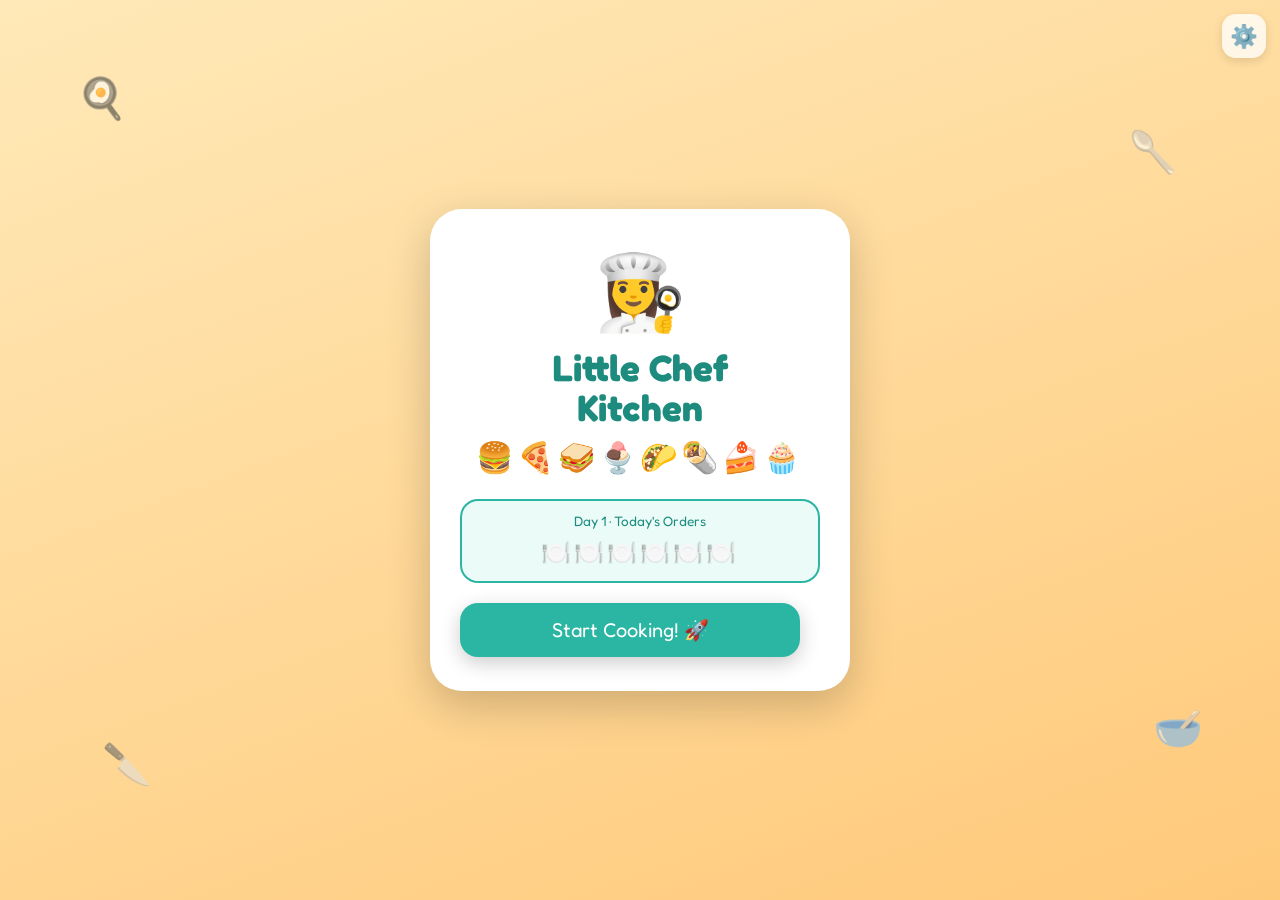
<file: little-chef/index.html>
<!DOCTYPE html>
<html lang="en">
<head>
  <meta charset="UTF-8" />
  <meta name="viewport" content="width=device-width, initial-scale=1.0" />
  <title>🍳 Little Chef Kitchen</title>
  <link href="https://fonts.googleapis.com/css2?family=Fredoka+One&family=Nunito:wght@400;700;900&display=swap" rel="stylesheet" />
  <link rel="stylesheet" href="style.css" />
</head>
<body>

<!-- ══ SCREEN 1 – WELCOME ══════════════════════════ -->
<div id="screen-welcome" class="screen active">
  <span class="welcome-utensil" style="top:8%;left:6%;animation-duration:5s">🍳</span>
  <span class="welcome-utensil" style="top:14%;right:8%;animation-duration:6.5s;animation-delay:.6s">🥄</span>
  <span class="welcome-utensil" style="bottom:12%;left:8%;animation-duration:5.5s;animation-delay:.3s">🔪</span>
  <span class="welcome-utensil" style="bottom:16%;right:6%;animation-duration:6s;animation-delay:1s">🥣</span>

  <button class="gear-btn" onclick="showScreen('edit')" aria-label="Settings">⚙️</button>

  <div class="welcome-card fade-in-up">
    <span class="chef-hat">👩‍🍳</span>
    <h1>Little Chef<br>Kitchen</h1>
    <div class="sub-row">🍔🍕🥪🍨🌮🌯🍰🧁</div>

    <div class="shift-preview">
      <div class="sp-label"><span id="sp-day">Day 1</span> · Today's Orders</div>
      <div class="sp-plates" id="sp-plates">🍽️🍽️🍽️🍽️🍽️🍽️</div>
    </div>

    <button class="big-btn teal" onclick="startNewDay()">Start Cooking! 🚀</button>
  </div>
</div>

<!-- ══ SCREEN 2 – KITCHEN (gameplay) ══════════════════════════ -->
<div id="screen-kitchen" class="screen">
  <div class="kitchen-scene">

    <div class="wall">
      <button class="home-btn" onclick="goWelcome()" aria-label="Home">🏠</button>
      <div class="window">
        <div class="sky" id="sky">
          <span class="cloud" style="top:10px;left:10px">☁️</span>
          <span class="sun">☀️</span>
        </div>
      </div>
      <div class="progress-pips" id="progress-pips"></div>
      <span class="hanging-item hi1">🍳</span>
      <span class="hanging-item hi2">🥄</span>
    </div>

    <div class="order-rail">
      <div class="ticket">
        <div class="ticket-top">
          <span class="ticket-customer" id="ticket-customer">🧒</span>
          <span class="ticket-dish-icon" id="ticket-dish-icon">🍔</span>
        </div>
        <div class="ticket-recipe" id="ticket-recipe"></div>
      </div>
    </div>

    <div class="board-area">
      <div class="steam s1"></div>
      <div class="steam s2"></div>
      <div class="cook-stack">
        <div class="stove"></div>
        <div class="board" id="board"></div>
      </div>
      <button class="serve-bell" id="serve-bell" onclick="serveOrder()" disabled aria-label="Serve">🔔</button>
    </div>

    <div class="counter">
      <div class="tray" id="tray"></div>
    </div>
  </div>

  <div class="reaction-overlay" id="reaction-overlay">
    <div class="reaction-card">
      <span class="reaction-avatar" id="reaction-avatar">🧒</span>
      <div class="reaction-stars" id="reaction-stars"></div>
    </div>
  </div>

  <div class="chop-overlay" id="chop-overlay">
    <div class="chop-card">
      <div class="chop-board">
        <div class="chop-ingredient-wrap" id="chop-ingredient-wrap">
          <span class="chop-half chop-top" id="chop-ingredient-top">🍅</span>
          <span class="chop-half chop-bottom" id="chop-ingredient-bottom">🍅</span>
        </div>
        <div class="knife-track" id="knife-track">
          <span class="knife" id="chop-knife">🔪</span>
        </div>
      </div>
    </div>
  </div>
</div>

<!-- ══ SCREEN 3 – RECAP / SLEEP ══════════════════════════ -->
<div id="screen-recap" class="screen">
  <div class="recap-scene phase-evening" id="recap-scene">
    <div class="moon" id="moon">🌙</div>
    <div class="recap-stars-bg" id="recap-stars-bg"></div>
    <div class="zzz" id="zzz">💤</div>

    <div class="recap-card">
      <span class="recap-chef">👩‍🍳</span>
      <h2>Shift Complete!</h2>
      <div class="recap-stars-earned" id="recap-stars-earned"></div>
      <div class="recap-customers" id="recap-customers"></div>
      <button class="big-btn teal" onclick="goToSleep()">Go to Sleep 😴</button>
    </div>

    <div class="wake-wrap" id="wake-btn" style="display:none">
      <button class="big-btn yellow" onclick="wakeUp()">Good Morning! ☀️</button>
    </div>
  </div>
</div>

<!-- ══ SCREEN 4 – EDIT / SETTINGS ══════════════════════════ -->
<div id="screen-edit" class="screen">
  <div class="edit-header">
    <button class="edit-back" onclick="cancelEdit()">← Back</button>
    <h2>⚙️ Kitchen Settings</h2>
    <span style="font-size:1.4rem">🍳</span>
  </div>

  <div class="edit-body">
    <div class="edit-section-title">🍽️ Dishes on the Menu</div>
    <div class="dish-grid" id="dish-grid"></div>

    <div class="edit-section-title">📋 Shift Length</div>
    <div class="setting-row">
      <label>Orders per shift</label>
      <div class="stepper">
        <button class="step-btn" onclick="changeShiftLength(-1)">−</button>
        <span class="step-val" id="shift-length-val">6 orders</span>
        <button class="step-btn" onclick="changeShiftLength(1)">+</button>
      </div>
    </div>

    <div class="edit-section-title">💡 Difficulty</div>
    <div class="setting-row">
      <label>Glow the next ingredient</label>
      <label class="switch">
        <input type="checkbox" id="hint-toggle" onchange="toggleHint()">
        <span class="slider"></span>
      </label>
    </div>
    <div class="setting-row">
      <label>Recipes get harder day by day</label>
      <div class="stepper">
        <span class="step-val" id="day-count-val">Day 1</span>
        <button class="step-btn" onclick="resetDifficulty()" aria-label="Reset difficulty" title="Reset difficulty">↺</button>
      </div>
    </div>
    <div class="setting-row">
      <label>Minimum ingredients per order</label>
      <div class="stepper">
        <button class="step-btn" onclick="changeMinIngredients(-1)">−</button>
        <span class="step-val" id="min-ingredients-val">2 min</span>
        <button class="step-btn" onclick="changeMinIngredients(1)">+</button>
      </div>
    </div>

    <div class="build-stamp" id="build-stamp"></div>
  </div>

  <div class="save-banner" id="save-banner">
    <p>💾 Unsaved changes!</p>
    <button class="save-now-btn" id="save-now-btn" onclick="saveEdit()">Save ✅</button>
  </div>
</div>

<script src="app.js"></script>
</body>
</html>
</file>
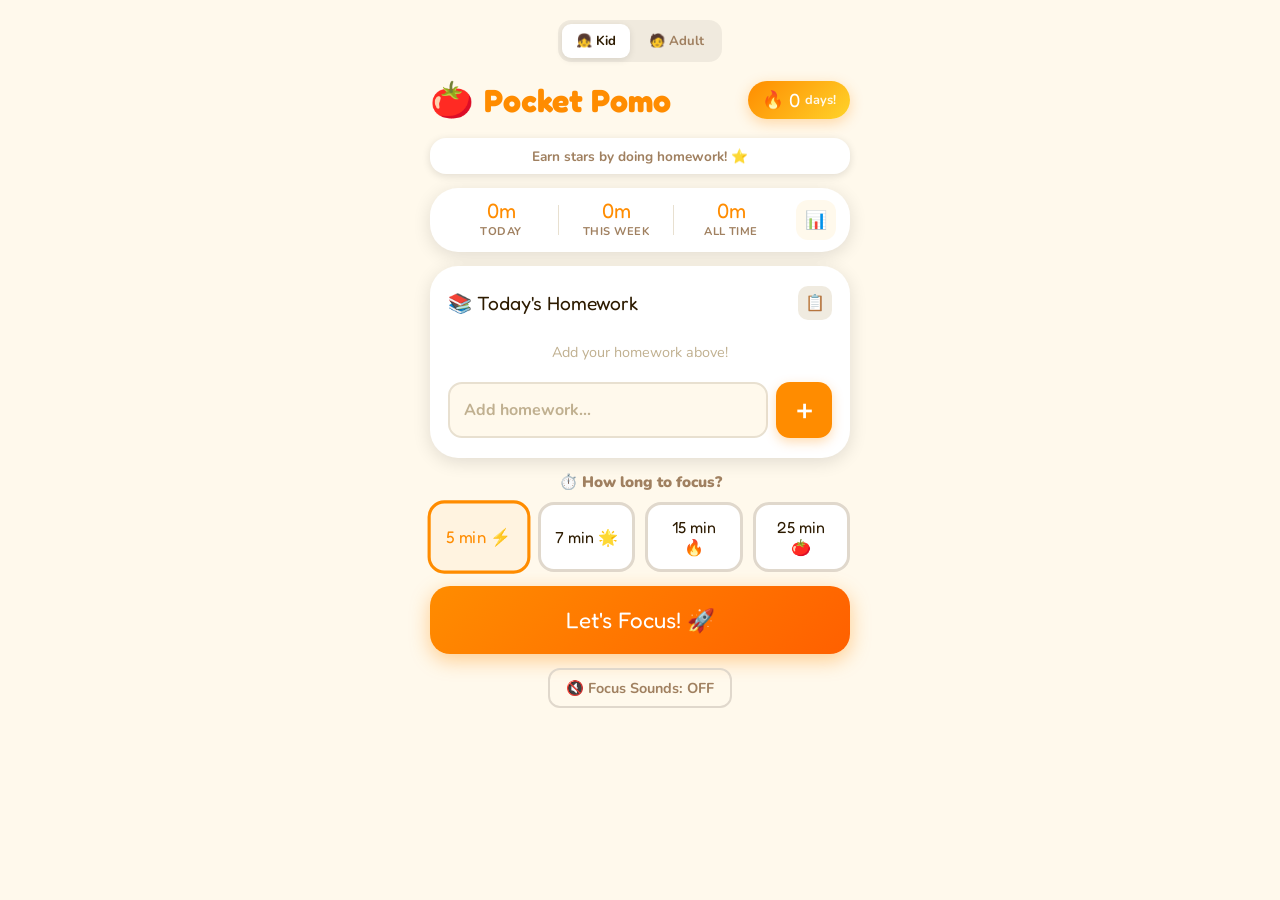
<file: pocket-pomo/index.html>
<!DOCTYPE html>
<html lang="en">
<head>
  <meta charset="UTF-8" />
  <meta name="viewport" content="width=device-width, initial-scale=1.0, maximum-scale=1.0, user-scalable=no" />
  <meta name="apple-mobile-web-app-capable" content="yes" />
  <meta name="apple-mobile-web-app-status-bar-style" content="default" />
  <meta name="apple-mobile-web-app-title" content="Pocket Pomo" />
  <meta name="theme-color" content="#D94E37" />
  <link rel="manifest" href="manifest.json" />
  <title>Pocket Pomo</title>
  <link href="https://fonts.googleapis.com/css2?family=Fredoka+One&family=Nunito:wght@400;700;900&display=swap" rel="stylesheet" />
  <style>
    /* ── VARIABLES (kid theme defaults) ───────────────── */
    :root {
      --sun:       #FFD32A;
      --tangerine: #FF8C00;
      --coral:     #FF6B6B;
      --mint:      #4CD964;
      --sky:       #4FC3F7;
      --lavender:  #B39DDB;
      --cream:     #FFF9EC;
      --warm-white:#FFFDF7;
      --dark-text: #2D1B00;
      --muted:     #A08060;
      --shadow:    rgba(0,0,0,0.12);
      --tap-min:   56px;
      --radius-card: 28px;
      --radius-btn:  20px;
    }

    /* ── ADULT THEME OVERRIDES ────────────────────────── */
    body.adult-theme {
      --tangerine: #4A6CF7;
      --sun:       #F59E0B;
      --coral:     #EF4444;
      --mint:      #10B981;
      --sky:       #6366F1;
      --lavender:  #7C3AED;
      --cream:     #F5F3EF;
      --warm-white:#FFFFFF;
      --dark-text: #1A202C;
      --muted:     #64748B;
      --shadow:    rgba(0,0,0,0.10);
      --radius-card: 20px;
      --radius-btn:  14px;
    }
    body.adult-theme .streak-badge {
      background: linear-gradient(135deg, #4A6CF7, #7C3AED);
      box-shadow: 0 4px 14px rgba(74,108,247,0.30);
    }
    body.adult-theme .big-start-btn {
      background: linear-gradient(135deg, #4A6CF7, #3730A3);
      box-shadow: 0 6px 20px rgba(74,108,247,0.35);
    }
    body.adult-theme .stats-section-title { color: #94A3B8; }
    body.adult-theme .add-item-btn {
      background: #4A6CF7;
      box-shadow: 0 4px 12px rgba(74,108,247,0.28);
    }
    body.adult-theme #screen-break {
      background: linear-gradient(160deg, #312E81 0%, #4F46E5 100%);
    }
    body.adult-theme #screen-celebrate {
      background: linear-gradient(160deg, #1E1B4B 0%, #6D28D9 100%);
    }
    body.adult-theme .skip-break-btn {
      background: linear-gradient(135deg, #10B981, #059669);
      box-shadow: 0 4px 14px rgba(16,185,129,0.35);
    }
    body.adult-theme .modal-btn-primary {
      background: linear-gradient(135deg, #4A6CF7, #3730A3);
      box-shadow: 0 4px 12px rgba(74,108,247,0.30);
    }
    /* Remove Fredoka One for adult — Nunito 900 throughout */
    body.adult-theme .app-title,
    body.adult-theme .timer-num,
    body.adult-theme .focus-stars,
    body.adult-theme .break-header,
    body.adult-theme .break-activity-name,
    body.adult-theme .break-timer-num,
    body.adult-theme .celebrate-title,
    body.adult-theme .big-start-btn,
    body.adult-theme .skip-break-btn,
    body.adult-theme .done-today-btn,
    body.adult-theme .modal-title,
    body.adult-theme .modal-btn,
    body.adult-theme .timer-option-btn,
    body.adult-theme .streak-num {
      font-family: 'Nunito', sans-serif;
      font-weight: 900;
    }

    /* ── RESET ─────────────────────────────────────────── */
    *, *::before, *::after { box-sizing: border-box; margin: 0; padding: 0; }
    body {
      font-family: 'Nunito', sans-serif;
      background: var(--cream);
      color: var(--dark-text);
      min-height: 100dvh;
      overflow-x: hidden;
      -webkit-tap-highlight-color: transparent;
      user-select: none;
    }
    button {
      font-family: 'Nunito', sans-serif;
      cursor: pointer;
      border: none;
      transition: transform 0.12s, box-shadow 0.12s, opacity 0.12s;
    }
    button:active { transform: scale(0.94); }
    input { font-family: 'Nunito', sans-serif; }

    /* ── SCREENS ───────────────────────────────────────── */
    .screen {
      display: none;
      min-height: 100dvh;
      flex-direction: column;
      align-items: center;
      padding: 20px 16px 36px;
      gap: 14px;
      overflow-x: hidden;
    }
    .screen.active { display: flex; }

    /* ── USER SWITCHER ─────────────────────────────────── */
    .user-switcher {
      display: flex;
      gap: 5px;
      background: rgba(0,0,0,0.06);
      border-radius: 13px;
      padding: 4px;
      width: fit-content;
    }
    .user-btn {
      font-family: 'Nunito', sans-serif;
      font-weight: 700;
      font-size: 0.82rem;
      padding: 6px 14px;
      border-radius: 9px;
      background: transparent;
      color: var(--muted);
      min-height: 34px;
      transition: all 0.15s;
    }
    .user-btn:active { transform: scale(0.95); }
    .user-btn.active {
      background: white;
      color: var(--dark-text);
      box-shadow: 0 2px 7px rgba(0,0,0,0.10);
    }

    /* ── HOME SCREEN ───────────────────────────────────── */
    .app-header {
      display: flex;
      align-items: center;
      gap: 10px;
      width: 100%;
      max-width: 420px;
    }
    .app-emoji { font-size: 2.2rem; }
    .app-title {
      font-family: 'Fredoka One', sans-serif;
      font-size: clamp(1.6rem, 6vw, 2rem);
      color: var(--tangerine);
      flex: 1;
    }
    .streak-badge {
      background: linear-gradient(135deg, var(--tangerine), var(--sun));
      border-radius: 20px;
      padding: 7px 14px;
      display: flex;
      align-items: center;
      gap: 5px;
      box-shadow: 0 4px 14px rgba(255,140,0,0.30);
      flex-shrink: 0;
    }
    .streak-fire { font-size: 1.1rem; }
    .streak-num {
      font-family: 'Fredoka One', sans-serif;
      font-size: 1.2rem;
      color: white;
    }
    .streak-label {
      font-size: 0.8rem;
      font-weight: 700;
      color: rgba(255,255,255,0.90);
    }

    .stars-display {
      display: flex;
      flex-wrap: wrap;
      gap: 4px;
      align-items: center;
      justify-content: center;
      min-height: 36px;
      padding: 6px 10px;
      background: white;
      border-radius: 16px;
      width: 100%;
      max-width: 420px;
      box-shadow: 0 2px 8px var(--shadow);
    }
    .star { font-size: 1.4rem; }
    .star-overflow { font-family: 'Fredoka One', sans-serif; font-size: 1rem; color: var(--tangerine); }
    .stars-empty { font-size: 0.85rem; color: var(--muted); font-weight: 700; }

    /* Checklist */
    .checklist-card {
      background: white;
      border-radius: var(--radius-card);
      padding: 20px 18px;
      width: 100%;
      max-width: 420px;
      box-shadow: 0 4px 18px var(--shadow);
    }
    .checklist-title {
      font-family: 'Fredoka One', sans-serif;
      font-size: 1.2rem;
      color: var(--dark-text);
      margin-bottom: 14px;
    }
    body.adult-theme .checklist-title { font-family: 'Nunito', sans-serif; font-weight: 900; }
    .checklist-items { display: flex; flex-direction: column; gap: 8px; }
    .checklist-item {
      display: flex;
      align-items: center;
      gap: 12px;
      padding: 12px 14px;
      border-radius: 16px;
      background: var(--cream);
      border: 2.5px solid transparent;
      min-height: var(--tap-min);
      cursor: pointer;
      transition: border-color 0.15s, background 0.15s, opacity 0.15s;
    }
    .checklist-item:not(.done):hover { border-color: var(--sun); }
    .checklist-item.done {
      border-color: var(--mint);
      background: #F0FFF4;
      opacity: 0.72;
      cursor: pointer;
    }
    .checklist-item.done:hover { opacity: 0.9; }
    .checklist-checkbox {
      width: 36px; height: 36px;
      border-radius: 50%;
      border: 3px solid #ccc;
      display: flex;
      align-items: center;
      justify-content: center;
      font-size: 1.2rem;
      flex-shrink: 0;
      transition: all 0.2s;
      background: white;
    }
    .checklist-item.done .checklist-checkbox {
      background: var(--mint);
      border-color: var(--mint);
      color: white;
    }
    .checklist-text { flex: 1; font-size: 1rem; font-weight: 700; line-height: 1.3; }
    .delete-item-btn {
      width: 30px; height: 30px;
      border-radius: 50%;
      background: #FFE0E0;
      color: var(--coral);
      font-size: 0.9rem;
      font-weight: 900;
      display: flex;
      align-items: center;
      justify-content: center;
      flex-shrink: 0;
    }
    .checklist-header {
      display: flex;
      align-items: center;
      justify-content: space-between;
      margin-bottom: 14px;
    }
    .checklist-header .checklist-title { margin-bottom: 0; }
    .copy-done-btn {
      width: 34px; height: 34px;
      border-radius: 10px;
      background: #F0EBE0;
      color: var(--muted);
      font-size: 1rem;
      display: flex;
      align-items: center;
      justify-content: center;
      flex-shrink: 0;
    }
    body.adult-theme .copy-done-btn { background: #EEF2FF; color: #6366F1; }
    .add-item-row { display: flex; gap: 8px; margin-top: 12px; }
    .add-item-input {
      flex: 1;
      padding: 12px 14px;
      border-radius: 14px;
      border: 2px solid #E8E0D0;
      background: var(--cream);
      font-size: 1rem;
      font-weight: 700;
      color: var(--dark-text);
      outline: none;
      min-height: var(--tap-min);
    }
    .add-item-input:focus { border-color: var(--tangerine); }
    .add-item-input::placeholder { color: #C0B090; }
    .add-item-btn {
      width: var(--tap-min);
      height: var(--tap-min);
      border-radius: 14px;
      background: var(--tangerine);
      color: white;
      font-size: 1.6rem;
      font-weight: 900;
      display: flex;
      align-items: center;
      justify-content: center;
      flex-shrink: 0;
      box-shadow: 0 4px 12px rgba(255,140,0,0.30);
    }

    /* Timer picker */
    .timer-picker { width: 100%; max-width: 420px; }
    .picker-label { font-weight: 900; font-size: 0.95rem; color: var(--muted); margin-bottom: 10px; text-align: center; }
    .picker-options { display: flex; gap: 10px; justify-content: center; }
    .timer-option-btn {
      font-family: 'Fredoka One', sans-serif;
      font-size: 1rem;
      padding: 12px 14px;
      border-radius: 16px;
      border: 3px solid #E0D8CC;
      background: white;
      color: var(--dark-text);
      min-height: 52px;
      flex: 1;
    }
    .timer-option-btn.active {
      border-color: var(--tangerine);
      background: #FFF3E0;
      color: var(--tangerine);
      transform: scale(1.05);
    }
    body.adult-theme .timer-option-btn.active { background: #EEF2FF; }

    /* Buttons */
    .big-start-btn {
      font-family: 'Fredoka One', sans-serif;
      font-size: 1.4rem;
      background: linear-gradient(135deg, var(--tangerine), #FF6000);
      color: white;
      border-radius: var(--radius-btn);
      padding: 18px 32px;
      min-height: 68px;
      width: 100%;
      max-width: 420px;
      box-shadow: 0 6px 20px rgba(255,140,0,0.40);
    }
    .big-start-btn:disabled { opacity: 0.45; cursor: not-allowed; transform: none; box-shadow: none; }
    .sound-toggle {
      font-size: 0.9rem;
      font-weight: 700;
      color: var(--muted);
      background: none;
      padding: 8px 16px;
      border-radius: 12px;
      border: 2px solid #E0D8CC;
    }

    /* ── FOCUS SCREEN ──────────────────────────────────── */
    #screen-focus { background: var(--cream); justify-content: space-between; padding-top: 16px; }
    .focus-header {
      display: flex;
      justify-content: space-between;
      align-items: center;
      width: 100%;
      max-width: 420px;
    }
    .pause-btn {
      font-size: 1.8rem;
      background: white;
      width: 54px; height: 54px;
      border-radius: 50%;
      box-shadow: 0 3px 12px var(--shadow);
      display: flex;
      align-items: center;
      justify-content: center;
    }
    .focus-stars {
      font-family: 'Fredoka One', sans-serif;
      font-size: 1.3rem;
      background: white;
      padding: 8px 16px;
      border-radius: 20px;
      box-shadow: 0 3px 12px var(--shadow);
    }

    .timer-ring-wrap { position: relative; width: 260px; height: 260px; flex-shrink: 0; }
    .timer-svg { display: block; }
    .timer-bg-ring   { fill: none; stroke: #EDE0CC; stroke-width: 18; }
    .timer-fill-ring {
      fill: none;
      stroke: var(--mint);
      stroke-width: 18;
      stroke-linecap: round;
      transform-origin: 130px 130px;
      transform: rotate(-90deg);
      transition: stroke-dashoffset 0.85s linear, stroke 0.5s ease;
    }
    .timer-center {
      position: absolute; inset: 0;
      display: flex; flex-direction: column;
      align-items: center; justify-content: center;
      gap: 4px;
    }
    .timer-num {
      font-family: 'Fredoka One', sans-serif;
      font-size: 4rem;
      color: var(--dark-text);
      line-height: 1;
    }
    .timer-lbl { font-size: 0.85rem; font-weight: 700; color: var(--muted); }

    .current-task {
      font-family: 'Fredoka One', sans-serif;
      font-size: 1.1rem;
      color: var(--dark-text);
      text-align: center;
      background: white;
      padding: 12px 20px;
      border-radius: 16px;
      width: 100%; max-width: 380px;
      box-shadow: 0 2px 8px var(--shadow);
    }
    body.adult-theme .current-task { font-family: 'Nunito', sans-serif; font-weight: 700; }
    .encourage-row {
      font-family: 'Fredoka One', sans-serif;
      font-size: 1.3rem;
      color: var(--tangerine);
      text-align: center;
      min-height: 2rem;
      transition: opacity 0.4s;
    }
    body.adult-theme .encourage-row { font-family: 'Nunito', sans-serif; font-weight: 900; }
    .home-btn {
      font-size: 0.95rem;
      font-weight: 700;
      color: var(--muted);
      background: none;
      padding: 10px 20px;
      border-radius: 12px;
      border: 2px solid #E0D8CC;
    }

    /* ── BREAK SCREEN ──────────────────────────────────── */
    #screen-break {
      background: linear-gradient(160deg, #87CEEB 0%, #4FC3F7 100%);
      justify-content: center;
      padding: 24px 16px;
    }
    .break-card {
      background: white;
      border-radius: 32px;
      padding: 32px 24px 28px;
      max-width: 400px; width: 100%;
      text-align: center;
      box-shadow: 0 16px 50px rgba(0,0,0,0.18);
      display: flex; flex-direction: column; align-items: center; gap: 12px;
    }
    .break-header { font-family: 'Fredoka One', sans-serif; font-size: 1.4rem; color: var(--sky); }
    .break-activity-emoji { font-size: 90px; line-height: 1; animation: bounce 1.1s infinite; }
    .break-activity-name { font-family: 'Fredoka One', sans-serif; font-size: 1.6rem; color: var(--dark-text); }
    .break-activity-desc { font-size: 1rem; font-weight: 700; color: var(--muted); line-height: 1.4; }
    .break-ring-wrap { position: relative; width: 130px; height: 130px; flex-shrink: 0; }
    .break-bg-ring   { fill: none; stroke: #E8F8FF; stroke-width: 14; }
    .break-fill-ring {
      fill: none; stroke: var(--sky); stroke-width: 14; stroke-linecap: round;
      transform-origin: 65px 65px; transform: rotate(-90deg);
      transition: stroke-dashoffset 0.85s linear;
    }
    body.adult-theme .break-fill-ring { stroke: #818CF8; }
    .break-timer-center { position: absolute; inset: 0; display: flex; align-items: center; justify-content: center; }
    .break-timer-num { font-family: 'Fredoka One', sans-serif; font-size: 2rem; color: var(--sky); }
    body.adult-theme .break-timer-num { color: #818CF8; }
    .skip-break-btn {
      font-family: 'Fredoka One', sans-serif;
      font-size: 1.2rem;
      background: linear-gradient(135deg, var(--mint), #28C048);
      color: white;
      border-radius: 18px;
      padding: 16px 28px;
      min-height: 60px;
      width: 100%;
      box-shadow: 0 4px 14px rgba(76,217,100,0.35);
    }
    .break-pause-btn {
      font-size: 0.85rem;
      font-weight: 700;
      color: var(--muted);
      background: none;
      padding: 6px 18px;
      border-radius: 10px;
      border: 2px solid #D8D0C4;
      min-height: 38px;
    }
    .break-pause-btn.paused {
      color: var(--tangerine);
      border-color: var(--tangerine);
    }

    /* ── CELEBRATE SCREEN ──────────────────────────────── */
    #screen-celebrate {
      background: linear-gradient(160deg, #D4B8FF 0%, var(--sun) 100%);
      justify-content: center;
      padding: 24px 16px;
    }
    .celebrate-card {
      background: white;
      border-radius: 32px;
      padding: 36px 24px 32px;
      max-width: 400px; width: 100%;
      text-align: center;
      box-shadow: 0 16px 50px rgba(0,0,0,0.20);
      display: flex; flex-direction: column; align-items: center; gap: 14px;
    }
    .celebrate-emoji { font-size: 96px; line-height: 1; display: block; animation: bounceScale 0.6s cubic-bezier(0.34,1.56,0.64,1) both; }
    .celebrate-title { font-family: 'Fredoka One', sans-serif; font-size: 2rem; color: var(--tangerine); }
    body.adult-theme .celebrate-title { font-family: 'Nunito', sans-serif; font-weight: 900; }
    .celebrate-subtitle { font-size: 1rem; font-weight: 700; color: var(--muted); line-height: 1.4; }
    .celebrate-big-stars { display: flex; gap: 6px; flex-wrap: wrap; justify-content: center; font-size: 2rem; min-height: 2.5rem; }
    .celebrate-star { display: inline-block; animation: starPop 0.4s cubic-bezier(0.34,1.56,0.64,1) both; }
    .total-stars-row { font-size: 0.95rem; font-weight: 700; color: var(--muted); }
    .done-today-btn {
      font-family: 'Fredoka One', sans-serif;
      font-size: 1.1rem;
      background: none;
      border: 3px solid #E0D8CC;
      color: var(--muted);
      border-radius: 16px;
      padding: 14px 24px;
      min-height: 56px;
      width: 100%;
    }

    /* ── DAILY RESET MODAL ─────────────────────────────── */
    .modal-overlay {
      position: fixed;
      inset: 0;
      background: rgba(45,27,0,0.45);
      backdrop-filter: blur(4px);
      -webkit-backdrop-filter: blur(4px);
      display: flex;
      align-items: center;
      justify-content: center;
      padding: 20px;
      z-index: 900;
      opacity: 0;
      pointer-events: none;
      transition: opacity 0.22s ease;
    }
    .modal-overlay.show { opacity: 1; pointer-events: all; }
    body.adult-theme .modal-overlay { background: rgba(15,23,42,0.55); }
    .modal-box {
      background: white;
      border-radius: 24px;
      padding: 28px 24px 24px;
      max-width: 340px; width: 100%;
      box-shadow: 0 16px 50px rgba(0,0,0,0.22);
      display: flex; flex-direction: column; align-items: center; gap: 10px;
      transform: translateY(14px) scale(0.96);
      transition: transform 0.28s cubic-bezier(0.34,1.56,0.64,1);
    }
    .modal-overlay.show .modal-box { transform: translateY(0) scale(1); }
    .modal-emoji { font-size: 3rem; }
    .modal-title {
      font-family: 'Fredoka One', sans-serif;
      font-size: 1.4rem;
      color: var(--tangerine);
      text-align: center;
    }
    .modal-body { font-size: 0.95rem; font-weight: 700; color: var(--muted); text-align: center; line-height: 1.55; }
    .modal-stars { font-size: 1.05rem; font-weight: 900; color: var(--dark-text); margin-top: 2px; }
    .modal-actions { display: flex; gap: 10px; width: 100%; margin-top: 6px; }
    .modal-btn {
      flex: 1;
      padding: 14px 10px;
      border-radius: 14px;
      font-family: 'Fredoka One', sans-serif;
      font-size: 1rem;
      min-height: 52px;
    }
    .modal-btn-secondary { background: #F0EBE0; color: var(--dark-text); }
    .modal-btn-primary {
      background: linear-gradient(135deg, var(--tangerine), #FF6000);
      color: white;
      box-shadow: 0 4px 12px rgba(255,140,0,0.30);
    }

    /* ── FOCUS TIME WIDGET ────────────────────────────── */
    .focus-time-widget {
      display: flex;
      align-items: center;
      background: white;
      border-radius: var(--radius-card);
      padding: 12px 14px;
      width: 100%; max-width: 420px;
      box-shadow: 0 4px 18px var(--shadow);
      gap: 0;
    }
    .focus-time-stat {
      flex: 1;
      display: flex;
      flex-direction: column;
      align-items: center;
      gap: 2px;
    }
    .focus-time-num {
      font-family: 'Fredoka One', sans-serif;
      font-size: 1.3rem;
      color: var(--tangerine);
      line-height: 1;
    }
    body.adult-theme .focus-time-num {
      font-family: 'Nunito', sans-serif;
      font-weight: 900;
    }
    .focus-time-lbl {
      font-size: 0.7rem;
      font-weight: 700;
      color: var(--muted);
      text-transform: uppercase;
      letter-spacing: 0.04em;
    }
    .focus-time-divider {
      width: 1px;
      height: 30px;
      background: #E8E0D0;
      flex-shrink: 0;
    }
    .focus-time-log-btn {
      width: 40px; height: 40px;
      border-radius: 12px;
      background: var(--cream);
      font-size: 1.1rem;
      display: flex;
      align-items: center;
      justify-content: center;
      flex-shrink: 0;
      margin-left: 8px;
    }

    /* ── STATS SCREEN ──────────────────────────────────── */
    #screen-stats {
      background: var(--cream);
      overflow-y: auto;
      padding-top: 16px;
    }
    .stats-back-header {
      display: flex;
      align-items: center;
      justify-content: space-between;
      width: 100%; max-width: 420px;
      margin-bottom: 4px;
    }
    .stats-screen-title {
      font-family: 'Fredoka One', sans-serif;
      font-size: 1.3rem;
      color: var(--tangerine);
    }
    body.adult-theme .stats-screen-title {
      font-family: 'Nunito', sans-serif;
      font-weight: 900;
    }
    .stats-totals-card, .stats-chart-card, .stats-log-card {
      background: white;
      border-radius: var(--radius-card);
      padding: 18px 16px 14px;
      width: 100%; max-width: 420px;
      box-shadow: 0 4px 18px var(--shadow);
    }
    .stats-totals-row {
      display: flex;
      gap: 0;
    }
    .stats-total-item {
      flex: 1;
      display: flex;
      flex-direction: column;
      align-items: center;
      gap: 4px;
    }
    .stats-total-num {
      font-family: 'Fredoka One', sans-serif;
      font-size: 1.7rem;
      color: var(--tangerine);
      line-height: 1;
    }
    body.adult-theme .stats-total-num {
      font-family: 'Nunito', sans-serif;
      font-weight: 900;
    }
    .stats-total-lbl {
      font-size: 0.78rem;
      font-weight: 700;
      color: var(--muted);
      text-transform: uppercase;
      letter-spacing: 0.04em;
    }
    .stats-total-divider {
      width: 1px;
      height: 36px;
      background: #E8E0D0;
      flex-shrink: 0;
      align-self: center;
    }
    .stats-section-title {
      font-weight: 900;
      font-size: 0.85rem;
      color: var(--muted);
      text-transform: uppercase;
      letter-spacing: 0.04em;
      margin-bottom: 12px;
    }
    .stats-chart {
      display: flex;
      align-items: flex-end;
      gap: 5px;
      height: 72px;
    }
    .stats-bar {
      flex: 1;
      display: flex;
      align-items: flex-end;
      height: 100%;
    }
    .stats-bar-fill {
      width: 100%;
      background: #E8E0D0;
      border-radius: 5px 5px 0 0;
      min-height: 4px;
      transition: height 0.4s ease;
    }
    .stats-bar-fill.today { background: var(--tangerine); }
    .stats-chart-labels {
      display: flex;
      gap: 5px;
      margin-top: 5px;
    }
    .stats-chart-labels div {
      flex: 1;
      text-align: center;
      font-size: 0.66rem;
      font-weight: 700;
      color: var(--muted);
    }
    .stats-chart-labels div.today-lbl { color: var(--tangerine); }
    body.adult-theme .stats-chart-labels div.today-lbl { color: #4A6CF7; }
    body.adult-theme .stats-bar-fill.today { background: #4A6CF7; }
    .stats-log-row {
      padding: 10px 0;
      border-bottom: 1.5px solid #F0EAE0;
    }
    .stats-log-row:last-child { border-bottom: none; }
    .stats-log-meta {
      display: flex;
      justify-content: space-between;
      align-items: center;
    }
    .stats-log-date {
      font-size: 0.88rem;
      font-weight: 700;
      color: var(--dark-text);
    }
    .stats-log-dur {
      font-weight: 900;
      color: var(--tangerine);
      font-size: 0.92rem;
    }
    body.adult-theme .stats-log-dur { color: #4A6CF7; }
    .stats-log-note {
      font-size: 0.82rem;
      color: var(--muted);
      margin-top: 2px;
      font-style: italic;
      line-height: 1.3;
    }
    .stats-log-empty {
      text-align: center;
      color: var(--muted);
      font-size: 0.9rem;
      font-weight: 700;
      padding: 16px 0;
    }

    /* ── ANIMATIONS ────────────────────────────────────── */
    @keyframes bounce {
      0%, 100% { transform: translateY(0); }
      50%       { transform: translateY(-14px); }
    }
    @keyframes bounceScale {
      from { transform: scale(0); opacity: 0; }
      to   { transform: scale(1); opacity: 1; }
    }
    @keyframes starPop {
      0%   { transform: scale(0) rotate(-20deg); opacity: 0; }
      60%  { transform: scale(1.4) rotate(10deg); opacity: 1; }
      100% { transform: scale(1) rotate(0deg); opacity: 1; }
    }
    @keyframes confettiFall {
      0%   { transform: translateY(-30px) rotate(0deg);    opacity: 1; }
      100% { transform: translateY(110vh)  rotate(720deg); opacity: 0; }
    }
    .confetti-piece {
      position: fixed;
      pointer-events: none;
      z-index: 9999;
      animation: confettiFall linear forwards;
    }
  </style>
</head>
<body>

  <!-- ══ HOME SCREEN ══════════════════════════════════════ -->
  <div id="screen-home" class="screen active">

    <div class="user-switcher">
      <button class="user-btn active" id="btn-kid"   onclick="switchToUser('kid')">👧 Kid</button>
      <button class="user-btn"        id="btn-adult" onclick="switchToUser('adult')">🧑 Adult</button>
    </div>

    <div class="app-header">
      <div class="app-emoji">🍅</div>
      <h1 class="app-title">Pocket Pomo</h1>
      <div class="streak-badge">
        <span class="streak-fire">🔥</span>
        <span class="streak-num" id="streak-num">0</span>
        <span class="streak-label">days!</span>
      </div>
    </div>

    <div class="stars-display" id="stars-display">
      <span class="stars-empty">Earn stars by doing homework! ⭐</span>
    </div>

    <div class="focus-time-widget" id="focus-time-widget">
      <div class="focus-time-stat">
        <div class="focus-time-num" id="ft-today">0m</div>
        <div class="focus-time-lbl">today</div>
      </div>
      <div class="focus-time-divider"></div>
      <div class="focus-time-stat">
        <div class="focus-time-num" id="ft-week">0m</div>
        <div class="focus-time-lbl">this week</div>
      </div>
      <div class="focus-time-divider"></div>
      <div class="focus-time-stat">
        <div class="focus-time-num" id="ft-alltime">0m</div>
        <div class="focus-time-lbl">all time</div>
      </div>
      <button class="focus-time-log-btn" onclick="showStats()" title="Focus history">📊</button>
    </div>

    <div class="checklist-card">
      <div class="checklist-header">
        <div class="checklist-title">📚 Today's Homework</div>
        <button class="copy-done-btn" id="copy-done-home-btn" onclick="copyCompletedTasks()" title="Copy completed tasks">📋</button>
      </div>
      <div class="checklist-items" id="checklist-items"></div>
      <div class="add-item-row">
        <input type="text" id="new-item-input" class="add-item-input"
               placeholder="Add homework..." maxlength="50" />
        <button class="add-item-btn" onclick="addChecklistItem()">＋</button>
      </div>
    </div>

    <div class="timer-picker">
      <div class="picker-label">⏱️ How long to focus?</div>
      <div class="picker-options" id="timer-options"></div>
    </div>

    <button class="big-start-btn" id="start-btn" onclick="beginFocus()">
      Let's Focus! 🚀
    </button>

    <button class="sound-toggle" id="sound-toggle" onclick="toggleSound()">
      🔇 Focus Sounds: OFF
    </button>

  </div><!-- /screen-home -->

  <!-- ══ FOCUS SCREEN ═════════════════════════════════════ -->
  <div id="screen-focus" class="screen">

    <div class="focus-header">
      <button class="pause-btn" id="pause-btn" onclick="togglePause()">⏸️</button>
      <div class="focus-stars" id="focus-stars">⭐ 0</div>
    </div>

    <div class="timer-ring-wrap">
      <svg class="timer-svg" width="260" height="260" viewBox="0 0 260 260" aria-hidden="true">
        <circle class="timer-bg-ring"   cx="130" cy="130" r="115" />
        <circle class="timer-fill-ring" cx="130" cy="130" r="115"
                id="timer-fill-ring"
                stroke-dasharray="722.57"
                stroke-dashoffset="0" />
      </svg>
      <div class="timer-center">
        <div class="timer-num" id="timer-num">5:00</div>
        <div class="timer-lbl" id="timer-lbl">keep going! 💪</div>
      </div>
    </div>

    <div class="current-task" id="current-task">Working hard! 🌟</div>
    <div class="encourage-row" id="encourage-row">You can do it! 🌟</div>

    <button class="home-btn" onclick="endSession()">🏠 Done for now</button>

  </div><!-- /screen-focus -->

  <!-- ══ BREAK SCREEN ══════════════════════════════════════ -->
  <div id="screen-break" class="screen">

    <div class="break-card">
      <div class="break-header" id="break-header">⏸️ Movement Break!</div>
      <div class="break-activity-emoji" id="break-emoji">🦘</div>
      <div class="break-activity-name"  id="break-activity">Jump Around!</div>
      <div class="break-activity-desc"  id="break-desc">Do 10 big jumps!</div>

      <div class="break-ring-wrap">
        <svg class="timer-svg" width="130" height="130" viewBox="0 0 130 130" aria-hidden="true">
          <circle class="break-bg-ring"   cx="65" cy="65" r="52" />
          <circle class="break-fill-ring" cx="65" cy="65" r="52"
                  id="break-fill-ring"
                  stroke-dasharray="326.73"
                  stroke-dashoffset="0" />
        </svg>
        <div class="break-timer-center">
          <div class="break-timer-num" id="break-timer-num">60</div>
        </div>
      </div>

      <button class="break-pause-btn" id="break-pause-btn" onclick="toggleBreakPause()">⏸️ Pause</button>
      <button class="skip-break-btn" id="skip-break-btn" onclick="endBreak()">Ready! Let's go! 🚀</button>
    </div>

  </div><!-- /screen-break -->

  <!-- ══ CELEBRATE SCREEN ══════════════════════════════════ -->
  <div id="screen-celebrate" class="screen">

    <div class="celebrate-card">
      <div class="celebrate-emoji"     id="celebrate-emoji">🎉</div>
      <div class="celebrate-title"     id="celebrate-title">Amazing Job!</div>
      <div class="celebrate-subtitle"  id="celebrate-subtitle">You finished your homework!</div>
      <div class="celebrate-big-stars" id="celebrate-big-stars"></div>
      <div class="total-stars-row"     id="total-stars-row">Total stars today: ⭐ 0</div>
      <button class="big-start-btn" id="celebrate-more-btn" onclick="showScreen('home')" style="margin-top:6px;">
        More Homework! 📚
      </button>
      <button class="done-today-btn" onclick="finishForToday()">
        All Done for Today! 🎉
      </button>
    </div>

  </div><!-- /screen-celebrate -->

  <!-- ══ STATS SCREEN ════════════════════════════════════ -->
  <div id="screen-stats" class="screen">

    <div class="stats-back-header">
      <button class="home-btn" onclick="showScreen('home')">← Back</button>
      <div class="stats-screen-title">Focus History</div>
      <div style="width:70px"></div>
    </div>

    <div class="stats-totals-card">
      <div class="stats-totals-row">
        <div class="stats-total-item">
          <div class="stats-total-num" id="stats-today-num">0m</div>
          <div class="stats-total-lbl">Today</div>
        </div>
        <div class="stats-total-divider"></div>
        <div class="stats-total-item">
          <div class="stats-total-num" id="stats-week-num">0m</div>
          <div class="stats-total-lbl">This week</div>
        </div>
        <div class="stats-total-divider"></div>
        <div class="stats-total-item">
          <div class="stats-total-num" id="stats-alltime-num">0m</div>
          <div class="stats-total-lbl">All time</div>
        </div>
      </div>
    </div>

    <div class="stats-chart-card">
      <div class="stats-section-title">Last 7 days</div>
      <div class="stats-chart" id="stats-chart"></div>
      <div class="stats-chart-labels" id="stats-chart-labels"></div>
    </div>

    <div class="stats-log-card">
      <div class="stats-section-title">Recent sessions</div>
      <div id="stats-log-list"></div>
    </div>

  </div><!-- /screen-stats -->

  <!-- ══ CONTINUE FOCUS MODAL ════════════════════════════ -->
  <div class="modal-overlay" id="continue-modal">
    <div class="modal-box">
      <div class="modal-emoji" id="continue-emoji">🍅</div>
      <div class="modal-title" id="continue-title">Break's over!</div>
      <div class="modal-body"  id="continue-body">Ready to keep going?</div>
      <div class="modal-actions">
        <button class="modal-btn modal-btn-secondary" onclick="endBreakGoHome()">🏠 Not yet</button>
        <button class="modal-btn modal-btn-primary"   id="continue-primary-btn" onclick="endBreakContinue()">Let's go! 🚀</button>
      </div>
    </div>
  </div>

  <!-- ══ DAILY RESET MODAL ════════════════════════════════ -->
  <div class="modal-overlay" id="reset-modal">
    <div class="modal-box">
      <div class="modal-emoji">🌅</div>
      <div class="modal-title">Good morning!</div>
      <div class="modal-body">
        Yesterday you earned<br>
        <div class="modal-stars" id="modal-stars">⭐ 0 stars</div>
      </div>
      <div class="modal-body" style="font-size:0.85rem;margin-top:2px;">
        Your tasks have been cleared for today.<br>Start fresh with stars too?
      </div>
      <div style="display:flex;justify-content:flex-end;width:100%;">
        <button class="copy-done-btn" onclick="copyCompletedTasks()" title="Copy completed tasks">📋</button>
      </div>
      <div class="modal-actions">
        <button class="modal-btn modal-btn-secondary" onclick="doReset(false)">Keep Stars ⭐</button>
        <button class="modal-btn modal-btn-primary"   onclick="doReset(true)">Start Fresh</button>
      </div>
    </div>
  </div>

<script>
/* ═══════════════════════════════════════════════════════
   CONSTANTS
═══════════════════════════════════════════════════════ */
const TIMER_CIRC = 722.57;   // 2π × 115
const BREAK_CIRC = 326.73;   // 2π × 52
const RESET_HOUR = 3;        // day boundary

const STORAGE_KEYS   = { kid: 'pp-data-kid', adult: 'pp-data-adult' };
const HISTORY_KEYS   = { kid: 'pp-history-kid', adult: 'pp-history-adult' };
const ACTIVE_USER_KEY = 'pp-active-user';

const TIMER_OPTIONS = [
  { label: '5 min ⚡',   value:  5 * 60, breakSecs:  60 },
  { label: '7 min 🌟',   value:  7 * 60, breakSecs:  60 },
  { label: '15 min 🔥',  value: 15 * 60, breakSecs:  60 },
  { label: '25 min 🍅',  value: 25 * 60, breakSecs: 5 * 60 },
];

const BREAKS_KID = [
  { emoji: '🦘',  name: 'Jumping Jacks!',  desc: 'Do 10 jumping jacks — arms and legs wide!' },
  { emoji: '💃',  name: 'Dance Freeze!',   desc: 'Dance to 3 beats, then FREEZE like a statue!' },
  { emoji: '🐻',  name: 'Bear Walk!',      desc: 'Walk on hands and feet to the wall and back!' },
  { emoji: '⭐',  name: 'Star Jumps!',     desc: 'Jump up making a big star shape — do 10!' },
  { emoji: '🏋️', name: 'Wall Push-Ups!',  desc: 'Do 8 push-ups against the wall!' },
  { emoji: '🐸',  name: 'Frog Jumps!',    desc: 'Squat down low and jump up HIGH — 8 times!' },
  { emoji: '🧘',  name: 'Big Breaths!',   desc: '5 huge breaths — in through nose, out through mouth!' },
  { emoji: '🌪️', name: 'Spin Around!',   desc: 'Spin 5 times one way, then 5 the other!' },
  { emoji: '🐰',  name: 'Bunny Hops!',    desc: 'Hop on two feet all the way around the room — 10 times!' },
  { emoji: '🕺',  name: 'Wiggle Dance!',  desc: 'Wiggle everything from head to toe for 30 seconds — go wild!' },
  { emoji: '🍑',  name: 'Butt Wiggles!', desc: 'Shake your booty as fast as you can for 30 seconds — no stopping!' },
];

const BREAKS_ADULT = [
  { emoji: '🚶',  name: 'Short Walk',      desc: 'Walk around the room or step outside — just 2 minutes.' },
  { emoji: '🧘',  name: 'Desk Stretch',    desc: 'Roll your shoulders back, then tilt your neck slowly side to side.' },
  { emoji: '👁️', name: 'Eye Rest',        desc: 'Look at something 20 feet away for 20 seconds. Blink slowly.' },
  { emoji: '💧',  name: 'Hydrate',         desc: 'Get a glass of water. Drink it away from the screen.' },
  { emoji: '🌬️', name: 'Box Breathing',   desc: 'Inhale 4s → hold 4s → exhale 4s → hold 4s. Do this 3 times.' },
  { emoji: '🙆',  name: 'Full Stretch',    desc: 'Stand up, reach both arms overhead, then slowly fold forward.' },
  { emoji: '🏃',  name: 'Get Moving',      desc: 'Walk up and down the stairs, or march in place for 60 seconds.' },
  { emoji: '😌',  name: 'Mindful Minute',  desc: 'Close your eyes. 5 slow breaths. Notice 3 sounds around you.' },
  { emoji: '🤲',  name: 'Wrist Rolls',     desc: 'Slowly roll both wrists 10 times in each direction. Shake them out.' },
  { emoji: '🙆',  name: 'Shoulder Shrugs', desc: 'Lift both shoulders to your ears, hold 3 seconds, release. Repeat 8 times.' },
  { emoji: '🦵',  name: 'Deep Lunges',    desc: 'Step forward into a deep lunge, hold 3 seconds each side — do 8 reps.' },
];

const ENCOURAGEMENTS = [
  'You can do it! 🌟', 'Super focused! 💪', 'Brain power! 🧠',
  'Almost there! ⭐',  'You\'re amazing! 🎉', 'Keep going! 🚀',
  'So smart! 📚',      'You\'ve got this! 🦁', 'Incredible! ✨',
  'Star student! 🌠',
];

/* ═══════════════════════════════════════════════════════
   STATE
═══════════════════════════════════════════════════════ */
const state = {
  currentUser:      'kid',
  timerDuration:    5 * 60,
  breakDuration:    60,
  timerRemaining:   0,
  breakRemaining:   0,
  endTime:          null,   // absolute ms timestamp when focus timer fires
  timerInterval:    null,
  breakInterval:    null,
  encourageInterval: null,
  sessionPaused:    false,
  breakPaused:      false,
  _breakFromTask:   false,
  encourageIndex:   0,
  starsToday:       0,
  items:            [],
  soundEnabled:     false,
  audioCtx:         null,
  gainNode:         null,
  noiseSource:      null,
  streak:           0,
  lastActiveDate:   null,
  lastDay:          null,
  _pendingNewDay:   null,
  _focusTaskLabel:  null,
  _celebrateTask:   null,
};

/* ═══════════════════════════════════════════════════════
   DAY-BOUNDARY HELPERS
═══════════════════════════════════════════════════════ */
function getDayKey(date) {
  const d = new Date(date.getTime() - RESET_HOUR * 3600 * 1000);
  return `${d.getFullYear()}-${d.getMonth()}-${d.getDate()}`;
}
function calendarToday() {
  return new Date().toISOString().slice(0, 10);
}
function calendarYesterday() {
  const d = new Date();
  d.setDate(d.getDate() - 1);
  return d.toISOString().slice(0, 10);
}

/* ═══════════════════════════════════════════════════════
   PERSISTENCE
═══════════════════════════════════════════════════════ */
function getStorageKey() {
  return STORAGE_KEYS[state.currentUser] || STORAGE_KEYS.kid;
}

function loadData() {
  try {
    const raw = localStorage.getItem(getStorageKey());
    if (raw) return JSON.parse(raw);
  } catch(e) {}
  return { streak: 0, lastActiveDate: null, starsToday: 0, items: [], lastDay: null };
}

function saveData() {
  try {
    localStorage.setItem(getStorageKey(), JSON.stringify({
      streak:         state.streak,
      lastActiveDate: state.lastActiveDate,
      starsToday:     state.starsToday,
      items:          state.items,
      lastDay:        state.lastDay,
    }));
  } catch(e) {}
}

/* ── History (focus time log) ── */
function getHistoryKey() {
  return HISTORY_KEYS[state.currentUser] || HISTORY_KEYS.kid;
}

function loadHistory() {
  try {
    const raw = localStorage.getItem(getHistoryKey());
    if (raw) return JSON.parse(raw);
  } catch(e) {}
  return { totalMins: 0, sessions: [] };
}

function appendSession(durationMins, note) {
  const history = loadHistory();
  history.totalMins = (history.totalMins || 0) + durationMins;
  const cutoff = Date.now() - 90 * 24 * 60 * 60 * 1000;
  history.sessions = history.sessions.filter(s => s.ts >= cutoff);
  history.sessions.push({ ts: Date.now(), dur: durationMins, note: note || null });
  try { localStorage.setItem(getHistoryKey(), JSON.stringify(history)); } catch(e) {}
}

function fmtMins(m) {
  if (m < 60) return m + 'm';
  return Math.floor(m / 60) + 'h ' + (m % 60) + 'm';
}

function getTodayStart() {
  const now = Date.now();
  const d = new Date(now - RESET_HOUR * 3600 * 1000);
  d.setHours(0, 0, 0, 0);
  return d.getTime() + RESET_HOUR * 3600 * 1000;
}

function initFromStorage() {
  const saved = loadData();
  state.items           = saved.items || [];
  state.starsToday      = saved.starsToday || 0;
  state.streak          = saved.streak || 0;
  state.lastActiveDate  = saved.lastActiveDate || null;
  state.lastDay         = saved.lastDay || null;
}

/* ── Timer state persistence (background survival) ── */
function persistTimerState() {
  if (state.endTime) {
    try {
      localStorage.setItem('pp-timer', JSON.stringify({
        endTime:   state.endTime,
        totalSecs: state.timerDuration,
        breakSecs: state.breakDuration,
        taskLabel: state._focusTaskLabel,
        user:      state.currentUser,
      }));
    } catch(e) {}
  } else {
    localStorage.removeItem('pp-timer');
  }
}

function restoreTimerIfActive() {
  try {
    const raw = localStorage.getItem('pp-timer');
    if (!raw) return;
    // If a new day was detected, discard the stale timer and stay on home screen
    if (state._pendingNewDay) {
      localStorage.removeItem('pp-timer');
      return;
    }
    const t = JSON.parse(raw);
    if (t.user !== state.currentUser) return;
    const remaining = Math.ceil((t.endTime - Date.now()) / 1000);
    if (remaining <= 0) {
      // Timer expired while away — award star and go straight to break
      localStorage.removeItem('pp-timer');
      awardStar(1, true);
      appendSession(Math.round(t.totalSecs / 60), t.taskLabel || null);
      state.breakDuration   = t.breakSecs;
      state._focusTaskLabel = t.taskLabel;
      showScreen('break');
      return;
    }
    // Resume with correct remaining time
    state.endTime         = t.endTime;
    state.timerDuration   = t.totalSecs;
    state.timerRemaining  = remaining;
    state.breakDuration   = t.breakSecs;
    state._focusTaskLabel = t.taskLabel;
    showScreen('focus');
  } catch(e) {}
}

/* ═══════════════════════════════════════════════════════
   DAILY RESET (3am boundary)
═══════════════════════════════════════════════════════ */
function checkDailyReset() {
  const today = getDayKey(new Date());
  if (!state.lastDay) {
    state.lastDay = today;
    saveData();
    return;
  }
  if (state.lastDay === today) return;
  // Day has rolled over — show modal
  state._pendingNewDay = today;
  showResetModal();
}

function showResetModal() {
  const n = state.starsToday;
  document.getElementById('modal-stars').textContent =
    n > 0 ? `⭐ ${n} star${n !== 1 ? 's' : ''}` : 'No stars yet';
  document.getElementById('reset-modal').classList.add('show');
}

function hideResetModal() {
  document.getElementById('reset-modal').classList.remove('show');
}

function doReset(startFresh) {
  hideResetModal();
  // Cancel any timer that was running from the previous day
  clearInterval(state.timerInterval);
  clearInterval(state.breakInterval);
  clearInterval(state.encourageInterval);
  state.endTime = null;
  localStorage.removeItem('pp-timer');
  stopAmbientSound();
  releaseWakeLock();
  state.items   = [];                         // always clear tasks
  state.lastDay = state._pendingNewDay;
  if (startFresh) state.starsToday = 0;
  saveData();
  renderChecklist();
  renderStarsDisplay();
}

// Poll once per minute; also fire on tab focus
let _lastPolledDay = getDayKey(new Date());
function pollDayChange() {
  if (document.getElementById('reset-modal').classList.contains('show')) return;
  const today = getDayKey(new Date());
  if (today !== _lastPolledDay) {
    _lastPolledDay = today;
    checkDailyReset();
  }
}
setInterval(pollDayChange, 60 * 1000);
document.addEventListener('visibilitychange', () => {
  if (!document.hidden) {
    pollDayChange();
    // Resync timer display immediately on return — catches any throttled ticks
    if (state.endTime && !state.sessionPaused) {
      state.timerRemaining = Math.max(0, Math.ceil((state.endTime - Date.now()) / 1000));
      updateTimerDisplay();
      updateTimerColor();
      // OS releases wake lock when page hides; re-acquire on return if still running
      acquireWakeLock();
    }
  }
});

/* ═══════════════════════════════════════════════════════
   USER SWITCHING
═══════════════════════════════════════════════════════ */
function switchToUser(name) {
  if (state.currentUser === name) return;
  saveData();                              // save current user before switching
  state.currentUser = name;
  localStorage.setItem(ACTIVE_USER_KEY, name);
  state.timerDuration = 5 * 60;           // reset timer pick to default
  initFromStorage();
  applyTheme();
  onEnterHome();
}

function applyTheme() {
  document.body.classList.toggle('adult-theme', state.currentUser === 'adult');
  document.getElementById('btn-kid').classList.toggle('active',   state.currentUser === 'kid');
  document.getElementById('btn-adult').classList.toggle('active', state.currentUser === 'adult');
  updateUserStrings();
}

function updateUserStrings() {
  const adult = state.currentUser === 'adult';
  document.querySelector('.checklist-title').textContent =
    adult ? '📋 Today\'s Tasks' : '📚 Today\'s Homework';
  document.getElementById('new-item-input').placeholder =
    adult ? 'Add task...' : 'Add homework...';
}

/* ═══════════════════════════════════════════════════════
   SCREEN ROUTER
═══════════════════════════════════════════════════════ */
function showScreen(name) {
  document.querySelectorAll('.screen').forEach(s => s.classList.remove('active'));
  document.getElementById('screen-' + name).classList.add('active');
  if (name === 'home')      onEnterHome();
  if (name === 'focus')     startFocusTimer();
  if (name === 'break')     startBreakTimer();
  if (name === 'celebrate') onEnterCelebrate();
  if (name === 'stats')     renderStats();
}

/* ═══════════════════════════════════════════════════════
   HOME SCREEN
═══════════════════════════════════════════════════════ */
function onEnterHome() {
  checkDailyReset();
  renderStreakBadge();
  renderStarsDisplay();
  renderFocusTimeWidget();
  renderChecklist();
  buildTimerPicker();
}

function renderStreakBadge() {
  document.getElementById('streak-num').textContent = state.streak;
}

function renderStarsDisplay() {
  const display = document.getElementById('stars-display');
  if (state.starsToday === 0) {
    const emptyMsg = state.currentUser === 'adult'
      ? 'Complete tasks to earn stars! ⭐'
      : 'Earn stars by doing homework! ⭐';
    display.innerHTML = `<span class="stars-empty">${emptyMsg}</span>`;
  } else {
    const shown = Math.min(state.starsToday, 10);
    let html = '';
    for (let i = 0; i < shown; i++) html += '<span class="star">⭐</span>';
    const overflow = state.starsToday - shown;
    if (overflow > 0) html += `<span class="star-overflow">+${overflow} more!</span>`;
    display.innerHTML = html;
  }
  document.getElementById('focus-stars').textContent = `⭐ ${state.starsToday}`;
}

function buildTimerPicker() {
  const container = document.getElementById('timer-options');
  container.innerHTML = '';
  TIMER_OPTIONS.forEach(opt => {
    const btn = document.createElement('button');
    btn.className = 'timer-option-btn' + (state.timerDuration === opt.value ? ' active' : '');
    btn.textContent = opt.label;
    btn.onclick = () => {
      state.timerDuration = opt.value;
      state.breakDuration = opt.breakSecs;
      buildTimerPicker();
    };
    container.appendChild(btn);
  });
}

/* ═══════════════════════════════════════════════════════
   CHECKLIST
═══════════════════════════════════════════════════════ */
function addChecklistItem() {
  const input = document.getElementById('new-item-input');
  const text  = input.value.trim();
  if (!text) return;
  state.items.push({ id: 'item-' + Date.now(), text, done: false });
  input.value = '';
  renderChecklist();
  saveData();
}

function toggleItem(id) {
  const item = state.items.find(i => i.id === id);
  if (!item) return;
  if (item.done) {
    item.done = false;
  } else {
    item.done = true;
    if (!item.starred) {
      item.starred = true;
      awardStar(3, true);
      recordActiveToday();
    }
  }
  saveData();
  renderChecklist();
}

function promoteItem(id) {
  const idx = state.items.findIndex(i => i.id === id);
  if (idx < 0) return;
  const item = state.items[idx];
  if (item.done) return;
  state.items.splice(idx, 1);
  const firstUndone = state.items.findIndex(i => !i.done);
  state.items.splice(firstUndone === -1 ? 0 : firstUndone, 0, item);
  if (navigator.vibrate) navigator.vibrate(50);
  saveData();
  renderChecklist();
}

function deleteItem(id) {
  state.items = state.items.filter(i => i.id !== id);
  renderChecklist();
  saveData();
}

function renderChecklist() {
  const container = document.getElementById('checklist-items');
  container.innerHTML = '';
  if (state.items.length === 0) {
    const emptyText = state.currentUser === 'adult' ? 'Add your tasks above!' : 'Add your homework above!';
    container.innerHTML = `<div style="text-align:center;color:#C0B090;font-size:0.9rem;padding:8px 0;">${emptyText}</div>`;
    return;
  }
  state.items.forEach(item => {
    const div   = document.createElement('div');
    div.className = 'checklist-item' + (item.done ? ' done' : '');

    const check = document.createElement('div');
    check.className = 'checklist-checkbox';
    check.textContent = item.done ? '✓' : '';

    const label = document.createElement('span');
    label.className = 'checklist-text';
    label.textContent = item.text;

    div.appendChild(check);
    div.appendChild(label);

    if (item.done) {
      div.onclick = () => toggleItem(item.id);
    } else {
      const del = document.createElement('button');
      del.className = 'delete-item-btn';
      del.textContent = '✕';
      del.onclick = e => { e.stopPropagation(); deleteItem(item.id); };
      div.appendChild(del);

      let lpTimer = null, lpFired = false;
      div.addEventListener('touchstart', () => {
        lpFired = false;
        lpTimer = setTimeout(() => { lpFired = true; promoteItem(item.id); }, 500);
      }, { passive: true });
      div.addEventListener('touchend',  () => clearTimeout(lpTimer));
      div.addEventListener('touchmove', () => clearTimeout(lpTimer), { passive: true });
      div.onclick = () => { if (lpFired) { lpFired = false; return; } toggleItem(item.id); };
    }
    container.appendChild(div);
  });
}

/* ═══════════════════════════════════════════════════════
   FOCUS TIMER
═══════════════════════════════════════════════════════ */
function beginFocus() {
  const pending = state.items.find(i => !i.done);
  state._focusTaskLabel = pending ? pending.text : null;
  requestNotifPermission();
  showScreen('focus');
}

function startFocusTimer() {
  const ring = document.getElementById('timer-fill-ring');
  ring.style.strokeDasharray  = TIMER_CIRC;
  ring.style.strokeDashoffset = '0';
  ring.style.stroke = '#4CD964';

  // If restoring from background, endTime is already set; otherwise start fresh
  if (!state.endTime) {
    state.timerRemaining = state.timerDuration;
    state.endTime = Date.now() + state.timerRemaining * 1000;
    persistTimerState();
  }
  state.sessionPaused  = false;
  acquireWakeLock();
  document.getElementById('pause-btn').textContent = '⏸️';
  document.getElementById('focus-stars').textContent = `⭐ ${state.starsToday}`;

  const taskEl = document.getElementById('current-task');
  taskEl.textContent = state._focusTaskLabel
    ? `Working on: ${state._focusTaskLabel} 📝`
    : 'Working hard! 🌟';

  updateTimerDisplay();

  if (state.soundEnabled) {
    playChime('start');
    startAmbientSound();
  }

  clearInterval(state.timerInterval);
  clearInterval(state.encourageInterval);

  state.timerInterval = setInterval(() => {
    if (state.sessionPaused) return;
    // Recalculate from absolute end time — accurate even after throttling
    state.timerRemaining = Math.max(0, Math.ceil((state.endTime - Date.now()) / 1000));
    updateTimerDisplay();
    updateTimerColor();

    if (state.timerRemaining <= 0) {
      clearInterval(state.timerInterval);
      clearInterval(state.encourageInterval);
      state.endTime = null;
      persistTimerState();
      releaseWakeLock();
      awardStar(1, true);
      appendSession(Math.round(state.timerDuration / 60), state._focusTaskLabel);
      recordActiveToday();
      stopAmbientSound();
      playCompletionSound();
      notifyDone('🍅 Pomo done!', 'Time for a break — great work!');
      showScreen('break');
    }
  }, 1000);

  state.encourageIndex = 0;
  document.getElementById('encourage-row').textContent = ENCOURAGEMENTS[0];
  state.encourageInterval = setInterval(() => {
    if (state.sessionPaused) return;
    state.encourageIndex = (state.encourageIndex + 1) % ENCOURAGEMENTS.length;
    const el = document.getElementById('encourage-row');
    el.style.opacity = '0';
    setTimeout(() => {
      el.textContent = ENCOURAGEMENTS[state.encourageIndex];
      el.style.opacity = '1';
    }, 400);
  }, 30000);
}

function updateTimerDisplay() {
  const mins = Math.floor(state.timerRemaining / 60);
  const secs = state.timerRemaining % 60;
  document.getElementById('timer-num').textContent =
    `${mins}:${secs.toString().padStart(2, '0')}`;

  const pct  = state.timerRemaining / state.timerDuration;
  const ring = document.getElementById('timer-fill-ring');
  ring.style.strokeDashoffset = TIMER_CIRC * (1 - pct);

  const lbl = document.getElementById('timer-lbl');
  if (pct <= 0.25)      lbl.textContent = 'almost done! 🔥';
  else if (pct <= 0.5)  lbl.textContent = 'halfway there! 💪';
  else                  lbl.textContent = 'keep going! 💪';
}

function updateTimerColor() {
  const pct  = state.timerRemaining / state.timerDuration;
  const ring = document.getElementById('timer-fill-ring');
  if (pct > 0.5)       ring.style.stroke = '#4CD964';
  else if (pct > 0.25) ring.style.stroke = '#FFD32A';
  else                 ring.style.stroke = '#FF6B6B';
}

function togglePause() {
  state.sessionPaused = !state.sessionPaused;
  document.getElementById('pause-btn').textContent = state.sessionPaused ? '▶️' : '⏸️';
  if (state.sessionPaused) {
    // Freeze remaining time and clear endTime so background timer doesn't drift
    state.timerRemaining = Math.max(0, Math.ceil((state.endTime - Date.now()) / 1000));
    state.endTime = null;
    persistTimerState();
    stopAmbientSound();
    releaseWakeLock();
  } else {
    // Resume: anchor a new endTime from current remaining
    state.endTime = Date.now() + state.timerRemaining * 1000;
    persistTimerState();
    if (state.soundEnabled) startAmbientSound();
    acquireWakeLock();
  }
}

function endSession() {
  clearInterval(state.timerInterval);
  clearInterval(state.encourageInterval);
  state.endTime = null;
  persistTimerState();
  stopAmbientSound();
  releaseWakeLock();
  state._breakFromTask = true;
  state.breakDuration  = 60;
  showScreen('break');
}

/* ═══════════════════════════════════════════════════════
   BREAK TIMER
═══════════════════════════════════════════════════════ */
function formatBreakTime(secs) {
  if (secs < 60) return `${secs}`;
  return `${Math.floor(secs / 60)}:${(secs % 60).toString().padStart(2, '0')}`;
}

function startBreakTimer() {
  // Reset pause state
  state.breakPaused = false;
  const pauseBtn = document.getElementById('break-pause-btn');
  pauseBtn.textContent = '⏸️ Pause';
  pauseBtn.classList.remove('paused');

  const breaks = state.currentUser === 'adult' ? BREAKS_ADULT : BREAKS_KID;
  const b = breaks[Math.floor(Math.random() * breaks.length)];

  const headerEl = document.getElementById('break-header');
  const skipBtn  = document.getElementById('skip-break-btn');
  if (state._breakFromTask) {
    headerEl.textContent = state.currentUser === 'adult' ? '😌 Break Time' : '😌 Quick Break!';
    skipBtn.textContent  = state.currentUser === 'adult' ? 'Back 🏠' : 'Back 🏠';
  } else {
    headerEl.textContent = state.currentUser === 'adult' ? '☕ Break Time' : '🌈 Movement Break!';
    skipBtn.textContent  = 'Continue 🚀';
  }

  document.getElementById('break-emoji').textContent    = b.emoji;
  document.getElementById('break-activity').textContent = b.name;
  document.getElementById('break-desc').textContent     = b.desc;

  state.breakRemaining = state.breakDuration;
  const ring = document.getElementById('break-fill-ring');
  ring.style.strokeDasharray  = BREAK_CIRC;
  ring.style.strokeDashoffset = '0';
  document.getElementById('break-timer-num').textContent = formatBreakTime(state.breakRemaining);

  clearInterval(state.breakInterval);
  state.breakInterval = setInterval(() => {
    if (state.breakPaused) return;
    state.breakRemaining--;
    const pct = state.breakRemaining / state.breakDuration;
    ring.style.strokeDashoffset = BREAK_CIRC * (1 - pct);
    document.getElementById('break-timer-num').textContent = formatBreakTime(state.breakRemaining);
    if (state.breakRemaining <= 0) { clearInterval(state.breakInterval); endBreak(); }
  }, 1000);
}

function toggleBreakPause() {
  state.breakPaused = !state.breakPaused;
  const btn = document.getElementById('break-pause-btn');
  if (state.breakPaused) {
    btn.textContent = '▶️ Resume';
    btn.classList.add('paused');
  } else {
    btn.textContent = '⏸️ Pause';
    btn.classList.remove('paused');
  }
}

function endBreak() {
  clearInterval(state.breakInterval);
  if (state._breakFromTask) {
    state._breakFromTask = false;
    showScreen('home');
    return;
  }
  notifyDone('🚀 Break over!', 'Ready to focus again?');
  if (state.soundEnabled) playChime('start');
  showContinueModal();
}

function showContinueModal() {
  const adult = state.currentUser === 'adult';
  document.getElementById('continue-emoji').textContent = '🍅';
  document.getElementById('continue-title').textContent =
    adult ? 'Break over' : 'Break\'s over! 🌟';
  document.getElementById('continue-body').textContent =
    adult ? 'Ready to continue?' : 'Ready to keep going?';
  document.getElementById('continue-primary-btn').textContent =
    adult ? 'Continue 🍅' : 'Let\'s go! 🚀';
  document.getElementById('continue-modal').classList.add('show');
}

function endBreakContinue() {
  document.getElementById('continue-modal').classList.remove('show');
  showScreen('focus');
}

function endBreakGoHome() {
  document.getElementById('continue-modal').classList.remove('show');
  state._breakFromTask = false;
  state.endTime = null;
  persistTimerState();
  showScreen('home');
}

/* ═══════════════════════════════════════════════════════
   CELEBRATION
═══════════════════════════════════════════════════════ */
function showCelebration(taskName) {
  clearInterval(state.timerInterval);
  clearInterval(state.encourageInterval);
  stopAmbientSound();
  awardStar(3, true);
  state._celebrateTask = taskName;
  showScreen('celebrate');
}

function onEnterCelebrate() {
  const adult    = state.currentUser === 'adult';
  const taskName = state._celebrateTask || (adult ? 'your task' : 'your homework');
  document.getElementById('celebrate-more-btn').textContent = adult ? 'More Tasks! 📋' : 'More Homework! 📚';
  const emojis   = ['🎉','⭐','🏆','🌈','🦄','🎊','🚀','🌟'];
  document.getElementById('celebrate-emoji').textContent   = emojis[Math.floor(Math.random() * emojis.length)];
  document.getElementById('celebrate-title').textContent   = 'Amazing Job!';
  document.getElementById('celebrate-subtitle').textContent = `You finished: ${taskName}!`;

  const stars = document.getElementById('celebrate-big-stars');
  stars.innerHTML = '';
  const count = Math.min(state.starsToday, 8);
  for (let i = 0; i < count; i++) {
    const s = document.createElement('span');
    s.className = 'celebrate-star';
    s.textContent = '⭐';
    s.style.animationDelay = `${i * 0.12}s`;
    stars.appendChild(s);
  }
  document.getElementById('total-stars-row').textContent =
    `Total stars today: ⭐ ${state.starsToday}`;

  launchFullConfetti();
  if (state.soundEnabled) playCelebrationSound();
}

function finishForToday() {
  recordActiveToday();
  showScreen('home');
}

/* ═══════════════════════════════════════════════════════
   STARS & STREAK
═══════════════════════════════════════════════════════ */
function awardStar(count, silent) {
  state.starsToday += count;
  saveData();
  renderStarsDisplay();
  if (!silent) playStarSparkle();
  else playStarSparkle();
  document.getElementById('focus-stars').textContent = `⭐ ${state.starsToday}`;
}

function playStarSparkle() {
  const colors = ['#FFD32A','#FF8C00','#4CD964','#B39DDB','#FF6B6B','#4FC3F7'];
  for (let i = 0; i < 12; i++) {
    const c = document.createElement('div');
    c.className = 'confetti-piece';
    c.style.cssText = `
      left:${30 + Math.random() * 40}vw; top:-20px;
      background:${colors[Math.floor(Math.random() * colors.length)]};
      animation-delay:${Math.random() * 0.4}s;
      animation-duration:${1.2 + Math.random() * 0.8}s;
      width:${5 + Math.random() * 7}px; height:${5 + Math.random() * 7}px;
      border-radius:${Math.random() > 0.5 ? '50%' : '3px'};
    `;
    document.body.appendChild(c);
    setTimeout(() => c.remove(), 2500);
  }
}

function launchFullConfetti() {
  const colors = ['#FF6B6B','#FFD32A','#4CD964','#4FC3F7','#B39DDB','#FF8C00','white'];
  for (let i = 0; i < 90; i++) {
    const c = document.createElement('div');
    c.className = 'confetti-piece';
    c.style.cssText = `
      left:${Math.random() * 100}vw; top:-20px;
      background:${colors[Math.floor(Math.random() * colors.length)]};
      animation-delay:${Math.random() * 2.2}s;
      animation-duration:${2.0 + Math.random() * 1.8}s;
      width:${7 + Math.random() * 13}px; height:${7 + Math.random() * 13}px;
      border-radius:${Math.random() > 0.4 ? '50%' : '3px'};
    `;
    document.body.appendChild(c);
    setTimeout(() => c.remove(), 5500);
  }
}

function recordActiveToday() {
  const t = calendarToday();
  const y = calendarYesterday();
  if (state.lastActiveDate !== t) {
    if (state.lastActiveDate === y) state.streak++;
    else if (!state.lastActiveDate)  state.streak = 1;
    else                             state.streak = 1;
    state.lastActiveDate = t;
  }
  renderStreakBadge();
  saveData();
}

/* ═══════════════════════════════════════════════════════
   NOTIFICATIONS
═══════════════════════════════════════════════════════ */
async function requestNotifPermission() {
  if (!('Notification' in window)) return;
  if (Notification.permission === 'default') {
    await Notification.requestPermission();
  }
}

function notifyDone(title, body) {
  if (!('Notification' in window)) return;
  if (Notification.permission !== 'granted') return;
  try { new Notification(title, { body, tag: 'pomo' }); } catch(e) {}
}

/* ═══════════════════════════════════════════════════════
   WAKE LOCK — keep screen on while timer runs
═══════════════════════════════════════════════════════ */
let wakeLock = null;

async function acquireWakeLock() {
  if (!('wakeLock' in navigator)) return;
  try {
    wakeLock = await navigator.wakeLock.request('screen');
    wakeLock.addEventListener('release', () => { wakeLock = null; });
  } catch (e) {}
}

function releaseWakeLock() {
  if (wakeLock) { wakeLock.release(); wakeLock = null; }
}

/* ═══════════════════════════════════════════════════════
   AUDIO — all synthesis, no files
═══════════════════════════════════════════════════════ */
function getAudioCtx() {
  if (!state.audioCtx) {
    state.audioCtx = new (window.AudioContext || window.webkitAudioContext)();
  }
  if (state.audioCtx.state === 'suspended') state.audioCtx.resume();
  return state.audioCtx;
}

/* Chime: staggered sine arpeggio */
function playChime(type) {
  try {
    const ctx   = getAudioCtx();
    const freqs = type === 'start' ? [523, 659, 784] : [784, 1047, 1319];
    freqs.forEach((freq, i) => {
      const osc = ctx.createOscillator(), gain = ctx.createGain();
      osc.connect(gain); gain.connect(ctx.destination);
      osc.type = 'sine'; osc.frequency.value = freq;
      const t = ctx.currentTime + i * 0.13;
      gain.gain.setValueAtTime(0, t);
      gain.gain.linearRampToValueAtTime(0.28, t + 0.02);
      gain.gain.exponentialRampToValueAtTime(0.001, t + 0.85);
      osc.start(t); osc.stop(t + 0.9);
    });
  } catch(e) {}
}

/* Applause: multiple bandpass-filtered noise bursts */
function playApplause() {
  try {
    const ctx = getAudioCtx();
    for (let i = 0; i < 12; i++) {
      const delay   = i * 0.09 + Math.random() * 0.03;
      const bufSize = Math.floor(ctx.sampleRate * 0.065);
      const buf     = ctx.createBuffer(1, bufSize, ctx.sampleRate);
      const data    = buf.getChannelData(0);
      for (let j = 0; j < bufSize; j++) data[j] = Math.random() * 2 - 1;

      const src = ctx.createBufferSource();
      src.buffer = buf;
      const bp = ctx.createBiquadFilter();
      bp.type = 'bandpass';
      bp.frequency.value = 900 + Math.random() * 600;
      bp.Q.value = 0.5;
      const gain = ctx.createGain();
      const t = ctx.currentTime + delay;
      gain.gain.setValueAtTime(0, t);
      gain.gain.linearRampToValueAtTime(0.55, t + 0.008);
      gain.gain.exponentialRampToValueAtTime(0.001, t + 0.055 + Math.random() * 0.025);
      src.connect(bp); bp.connect(gain); gain.connect(ctx.destination);
      src.start(t);
    }
    // Fanfare on top of applause
    setTimeout(() => { try { playCelebrationSound(); } catch(e) {} }, 300);
  } catch(e) {}
}

/* Ping: single clean tone, always audible */
function playPing() {
  try {
    const ctx  = getAudioCtx();
    const osc  = ctx.createOscillator();
    const gain = ctx.createGain();
    osc.connect(gain); gain.connect(ctx.destination);
    osc.type = 'sine';
    osc.frequency.value = 1047;  // C6
    const t = ctx.currentTime;
    gain.gain.setValueAtTime(0, t);
    gain.gain.linearRampToValueAtTime(0.6, t + 0.01);
    gain.gain.exponentialRampToValueAtTime(0.001, t + 1.4);
    osc.start(t); osc.stop(t + 1.5);
  } catch(e) {}
}

/* Always fires at timer end — applause if sound on, ping if muted */
function playCompletionSound() {
  if (state.soundEnabled) playApplause();
  else                    playPing();
}

/* Brown noise ambient */
function startAmbientSound() {
  if (!state.soundEnabled) return;
  stopAmbientSound();
  try {
    const ctx        = getAudioCtx();
    const bufferSize = ctx.sampleRate * 3;
    const buffer     = ctx.createBuffer(1, bufferSize, ctx.sampleRate);
    const data       = buffer.getChannelData(0);
    let lastOut = 0;
    for (let i = 0; i < bufferSize; i++) {
      const white = Math.random() * 2 - 1;
      data[i]  = (lastOut + 0.02 * white) / 1.02;
      lastOut  = data[i];
      data[i] *= 3.5;
    }
    state.noiseSource        = ctx.createBufferSource();
    state.noiseSource.buffer = buffer;
    state.noiseSource.loop   = true;
    const filter = ctx.createBiquadFilter();
    filter.type = 'lowpass'; filter.frequency.value = 800;
    state.gainNode = ctx.createGain();
    state.gainNode.gain.value = 0.14;
    state.noiseSource.connect(filter);
    filter.connect(state.gainNode);
    state.gainNode.connect(ctx.destination);
    state.noiseSource.start();
  } catch(e) {}
}

function stopAmbientSound() {
  if (state.noiseSource) {
    try {
      if (state.gainNode) {
        const ctx = getAudioCtx();
        state.gainNode.gain.linearRampToValueAtTime(0, ctx.currentTime + 0.3);
        const src = state.noiseSource;
        setTimeout(() => { try { src.stop(); } catch(e) {} }, 360);
      } else { state.noiseSource.stop(); }
    } catch(e) {}
    state.noiseSource = null; state.gainNode = null;
  }
}

/* Celebration fanfare: ascending arpeggio */
function playCelebrationSound() {
  try {
    const ctx = getAudioCtx();
    [
      { freq: 523,  t: 0    },
      { freq: 659,  t: 0.10 },
      { freq: 784,  t: 0.20 },
      { freq: 1047, t: 0.35 },
      { freq: 1319, t: 0.50 },
      { freq: 1568, t: 0.70 },
    ].forEach(({ freq, t }) => {
      const osc = ctx.createOscillator(), gain = ctx.createGain();
      osc.connect(gain); gain.connect(ctx.destination);
      osc.type = 'sine'; osc.frequency.value = freq;
      const start = ctx.currentTime + t;
      gain.gain.setValueAtTime(0, start);
      gain.gain.linearRampToValueAtTime(0.32, start + 0.03);
      gain.gain.exponentialRampToValueAtTime(0.001, start + 0.65);
      osc.start(start); osc.stop(start + 0.70);
    });
  } catch(e) {}
}

function toggleSound() {
  state.soundEnabled = !state.soundEnabled;
  document.getElementById('sound-toggle').textContent =
    state.soundEnabled ? '🔊 Focus Sounds: ON' : '🔇 Focus Sounds: OFF';
  if (state.soundEnabled) playChime('start');
  else stopAmbientSound();
}

/* ═══════════════════════════════════════════════════════
   COPY COMPLETED TASKS
═══════════════════════════════════════════════════════ */
function copyCompletedTasks() {
  const done = state.items.filter(i => i.done);
  if (!done.length) return;
  const text = done.map(i => '✓ ' + i.text).join('\n');
  const feedback = () => {
    document.querySelectorAll('.copy-done-btn').forEach(btn => {
      const orig = btn.textContent;
      btn.textContent = '✓';
      setTimeout(() => { btn.textContent = orig; }, 1200);
    });
  };
  if (navigator.clipboard) {
    navigator.clipboard.writeText(text).then(feedback).catch(() => { fallbackCopy(text); feedback(); });
  } else {
    fallbackCopy(text); feedback();
  }
}

function fallbackCopy(text) {
  const ta = document.createElement('textarea');
  ta.value = text;
  ta.style.cssText = 'position:fixed;opacity:0;top:0;left:0;';
  document.body.appendChild(ta);
  ta.focus(); ta.select();
  try { document.execCommand('copy'); } catch(e) {}
  ta.remove();
}

/* ═══════════════════════════════════════════════════════
   FOCUS TIME WIDGET + STATS
═══════════════════════════════════════════════════════ */
function renderFocusTimeWidget() {
  const history    = loadHistory();
  const todayStart = getTodayStart();
  const weekStart  = todayStart - 6 * 24 * 60 * 60 * 1000;
  let todayMins = 0, weekMins = 0;
  history.sessions.forEach(s => {
    if (s.ts >= weekStart)  weekMins  += s.dur;
    if (s.ts >= todayStart) todayMins += s.dur;
  });
  document.getElementById('ft-today').textContent   = fmtMins(todayMins);
  document.getElementById('ft-week').textContent    = fmtMins(weekMins);
  document.getElementById('ft-alltime').textContent = fmtMins(history.totalMins || 0);
}

function showStats() {
  showScreen('stats');
}

function renderStats() {
  const history    = loadHistory();
  const now        = Date.now();
  const todayStart = getTodayStart();
  const weekStart  = todayStart - 6 * 24 * 60 * 60 * 1000;

  let todayMins = 0, weekMins = 0;
  history.sessions.forEach(s => {
    if (s.ts >= weekStart)  weekMins  += s.dur;
    if (s.ts >= todayStart) todayMins += s.dur;
  });
  document.getElementById('stats-today-num').textContent   = fmtMins(todayMins);
  document.getElementById('stats-week-num').textContent    = fmtMins(weekMins);
  document.getElementById('stats-alltime-num').textContent = fmtMins(history.totalMins || 0);

  // Bar chart — 7 buckets, index 0 = 6 days ago, index 6 = today
  const buckets = Array(7).fill(0);
  history.sessions.forEach(s => {
    const dayMs   = 24 * 60 * 60 * 1000;
    const daysAgo = Math.floor((now - s.ts) / dayMs);
    if (daysAgo < 7) buckets[6 - daysAgo] += s.dur;
  });
  const maxMins   = Math.max(...buckets, 1);
  const chartEl   = document.getElementById('stats-chart');
  const labelsEl  = document.getElementById('stats-chart-labels');
  chartEl.innerHTML = '';
  labelsEl.innerHTML = '';
  const DAY = ['Sun','Mon','Tue','Wed','Thu','Fri','Sat'];
  buckets.forEach((mins, i) => {
    const bar  = document.createElement('div');
    bar.className = 'stats-bar';
    const fill = document.createElement('div');
    fill.className = 'stats-bar-fill' + (i === 6 ? ' today' : '');
    fill.style.height = Math.round((mins / maxMins) * 100) + '%';
    bar.appendChild(fill);
    chartEl.appendChild(bar);
    const lbl = document.createElement('div');
    const d   = new Date(todayStart - (6 - i) * 24 * 60 * 60 * 1000);
    lbl.textContent = DAY[d.getDay()];
    if (i === 6) lbl.className = 'today-lbl';
    labelsEl.appendChild(lbl);
  });

  // Session log — newest first, last 30
  const logEl  = document.getElementById('stats-log-list');
  logEl.innerHTML = '';
  const recent = history.sessions.slice().reverse().slice(0, 30);
  if (!recent.length) {
    logEl.innerHTML = '<div class="stats-log-empty">No sessions yet — complete your first focus block!</div>';
    return;
  }
  recent.forEach(s => {
    const row  = document.createElement('div');
    row.className = 'stats-log-row';
    const d    = new Date(s.ts);
    const dateStr = d.toLocaleDateString(undefined, { month:'short', day:'numeric' });
    const timeStr = d.toLocaleTimeString(undefined, { hour:'numeric', minute:'2-digit' });
    row.innerHTML =
      '<div class="stats-log-meta">' +
        '<span class="stats-log-date">' + dateStr + ' · ' + timeStr + '</span>' +
        '<span class="stats-log-dur">' + s.dur + 'm</span>' +
      '</div>' +
      (s.note ? '<div class="stats-log-note">' + escHtml(s.note) + '</div>' : '');
    logEl.appendChild(row);
  });
}

function escHtml(s) {
  return s.replace(/&/g,'&amp;').replace(/</g,'&lt;').replace(/>/g,'&gt;');
}

/* ═══════════════════════════════════════════════════════
   KEYBOARD
═══════════════════════════════════════════════════════ */
document.getElementById('new-item-input').addEventListener('keydown', e => {
  if (e.key === 'Enter') addChecklistItem();
});

/* ═══════════════════════════════════════════════════════
   INIT
═══════════════════════════════════════════════════════ */
(function init() {
  const savedUser = localStorage.getItem(ACTIVE_USER_KEY);
  state.currentUser = (savedUser === 'adult') ? 'adult' : 'kid';
  applyTheme();
  initFromStorage();
  // Must call onEnterHome first so screens exist, then check for active timer
  onEnterHome();
  restoreTimerIfActive();
})();
</script>
</body>
</html>
</file>
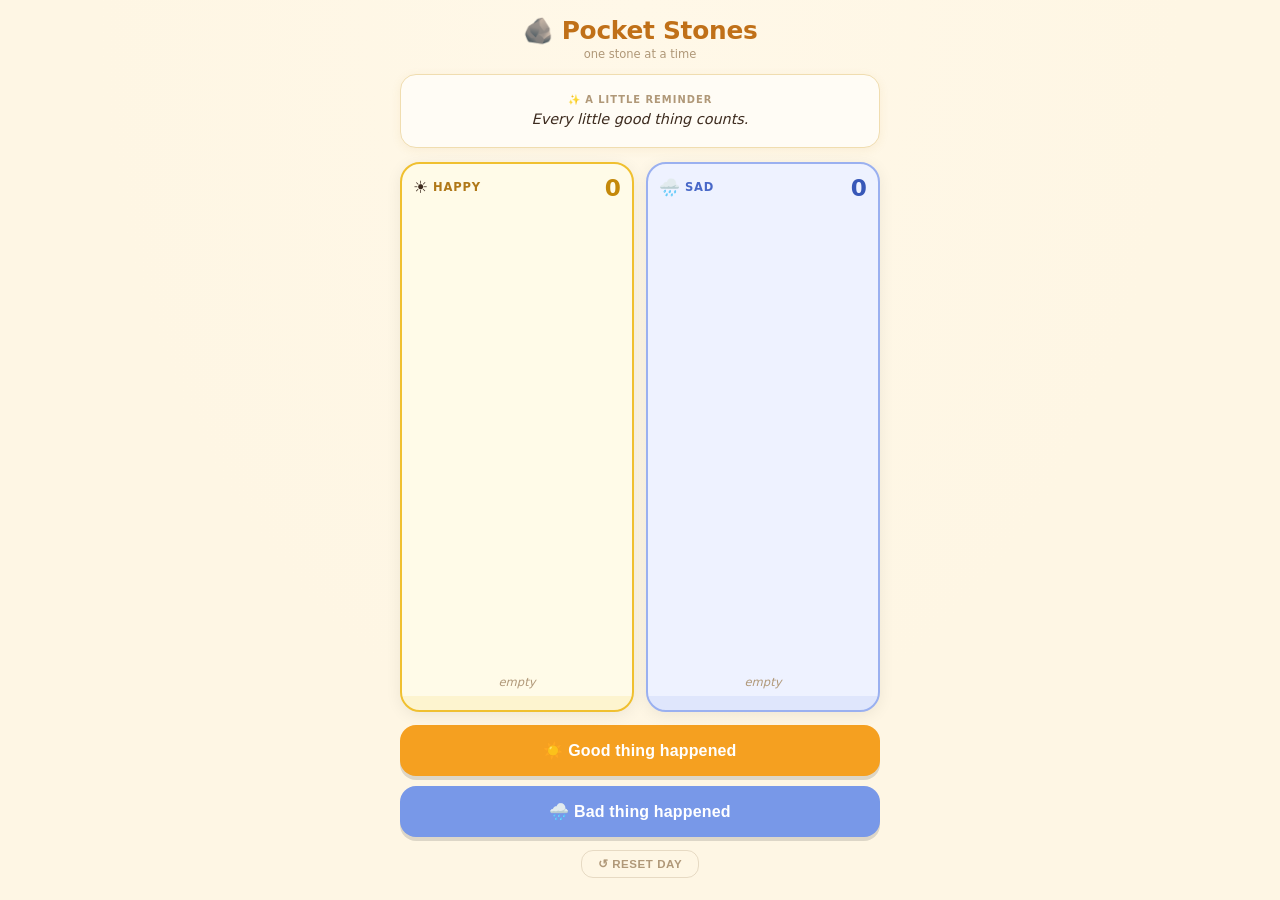
<file: pocket-stones/index.html>
<!DOCTYPE html>
<html lang="en">
<head>
  <meta charset="UTF-8">
  <meta name="viewport" content="width=device-width, initial-scale=1.0, user-scalable=no">
  <meta name="apple-mobile-web-app-capable" content="yes">
  <meta name="apple-mobile-web-app-status-bar-style" content="default">
  <title>Pocket Stones</title>
  <style>
    :root {
      --bg:           #fef6e4;
      --banner-bg:    #fffcf5;
      --banner-border:#f0ddb0;
      --happy-bg:     #fffbe8;
      --happy-border: #f0c030;
      --happy-floor:  rgba(240,190,40,0.13);
      --happy-label:  #b07818;
      --happy-count:  #c4880a;
      --sad-bg:       #eef2ff;
      --sad-border:   #9ab0f0;
      --sad-floor:    rgba(90,130,220,0.1);
      --sad-label:    #4868c8;
      --sad-count:    #3858b8;
      --text:         #3d2b1f;
      --muted:        #b09878;
      --good-btn:     #f5a020;
      --good-btn-p:   #d98c10;
      --bad-btn:      #7898e8;
      --bad-btn-p:    #5878d0;
    }

    * { box-sizing: border-box; margin: 0; padding: 0; }

    body {
      font-family: system-ui, -apple-system, sans-serif;
      background: var(--bg);
      background-image: radial-gradient(ellipse at 50% 0%, #fff8e8 0%, #fef6e4 60%);
      color: var(--text);
      min-height: 100dvh;
      display: flex;
      flex-direction: column;
      align-items: center;
      padding: 1rem 0.9rem 1.4rem;
      gap: 0.85rem;
      -webkit-tap-highlight-color: transparent;
      user-select: none;
    }

    /* ── Header ── */
    .app-header {
      text-align: center;
    }
    .app-title {
      font-size: 1.55rem;
      font-weight: 800;
      color: #c07018;
      letter-spacing: -0.01em;
    }
    .app-sub {
      font-size: 0.72rem;
      color: var(--muted);
      margin-top: 0.1rem;
    }

    /* ── Quote Banner ── */
    .banner {
      width: 100%;
      max-width: 480px;
      background: var(--banner-bg);
      border: 1.5px solid var(--banner-border);
      border-radius: 16px;
      padding: 0.85rem 1.2rem;
      text-align: center;
      box-shadow: 0 2px 10px rgba(200,150,60,0.1);
      min-height: 74px;
      display: flex;
      flex-direction: column;
      align-items: center;
      justify-content: center;
      gap: 0.25rem;
    }
    .banner-eyebrow {
      font-size: 0.62rem;
      font-weight: 700;
      letter-spacing: 0.1em;
      text-transform: uppercase;
      color: var(--muted);
    }
    .quote-text {
      font-size: 0.9rem;
      color: var(--text);
      font-style: italic;
      line-height: 1.4;
      transition: opacity 0.45s ease;
    }
    .quote-text.fade { opacity: 0; }

    /* ── Pockets ── */
    .pockets {
      display: grid;
      grid-template-columns: 1fr 1fr;
      gap: 0.75rem;
      width: 100%;
      max-width: 480px;
      flex: 1;
    }

    .pocket {
      border-radius: 20px;
      padding: 0.75rem 0.7rem 0;
      display: flex;
      flex-direction: column;
      min-height: 210px;
      position: relative;
      overflow: hidden;
      box-shadow: 0 3px 16px rgba(0,0,0,0.07);
      transition: transform 0.13s cubic-bezier(0.34,1.56,0.64,1);
    }
    .pocket.pop { transform: scale(1.04); }

    .pocket.happy {
      background: var(--happy-bg);
      border: 2px solid var(--happy-border);
    }
    .pocket.sad {
      background: var(--sad-bg);
      border: 2px solid var(--sad-border);
    }

    /* jar floor strip */
    .pocket::after {
      content: '';
      position: absolute;
      bottom: 0; left: 0; right: 0;
      height: 14px;
      border-radius: 0 0 18px 18px;
      pointer-events: none;
    }
    .pocket.happy::after { background: var(--happy-floor); }
    .pocket.sad::after   { background: var(--sad-floor); }

    .pocket-header {
      display: flex;
      align-items: center;
      gap: 0.3rem;
      margin-bottom: 0.35rem;
      flex-shrink: 0;
    }
    .pocket-emoji { font-size: 1.05rem; line-height: 1; }
    .pocket-name {
      font-size: 0.72rem;
      font-weight: 800;
      letter-spacing: 0.07em;
      text-transform: uppercase;
      flex: 1;
    }
    .pocket.happy .pocket-name { color: var(--happy-label); }
    .pocket.sad   .pocket-name { color: var(--sad-label); }

    .pocket-count {
      font-size: 1.45rem;
      font-weight: 800;
      line-height: 1;
    }
    .pocket.happy .pocket-count { color: var(--happy-count); }
    .pocket.sad   .pocket-count { color: var(--sad-count); }

    /* Stones fill from the bottom */
    .stones-area {
      flex: 1;
      display: flex;
      flex-wrap: wrap;
      align-content: flex-end;
      gap: 5px;
      padding: 0.3rem 0.15rem 0.9rem;
      position: relative;
    }

    /* Stones */
    .stone {
      border-radius: 50%;
      flex-shrink: 0;
      height: 14px;
      width: 21px;
    }
    .stone:nth-child(4n+1) { width: 19px; height: 13px; }
    .stone:nth-child(4n+2) { width: 24px; height: 16px; }
    .stone:nth-child(4n+3) { width: 20px; height: 14px; }
    .stone:nth-child(4n)   { width: 17px; height: 12px; }

    .pocket.happy .stone {
      background: radial-gradient(ellipse at 38% 30%, #f8e898, #d4a030 52%, #8a5808);
      box-shadow: 0 2px 5px rgba(100,60,0,0.22), inset 0 1px 0 rgba(255,255,255,0.3);
    }
    .pocket.sad .stone {
      background: radial-gradient(ellipse at 38% 30%, #c8d8f8, #7898e0 52%, #3050a8);
      box-shadow: 0 2px 5px rgba(40,60,130,0.18), inset 0 1px 0 rgba(255,255,255,0.25);
    }

    .stone.new-stone {
      animation: stoneIn 0.35s cubic-bezier(0.34, 1.56, 0.64, 1) both;
    }
    @keyframes stoneIn {
      from { opacity: 0; transform: scale(0.1) rotate(-25deg); }
      to   { opacity: 1; transform: scale(1) rotate(0deg); }
    }

    .empty-label {
      width: 100%;
      text-align: center;
      font-size: 0.72rem;
      color: var(--muted);
      font-style: italic;
      padding-bottom: 0.4rem;
    }
    .overflow-label {
      width: 100%;
      text-align: right;
      font-size: 0.65rem;
      color: var(--muted);
    }

    /* ── Buttons ── */
    .actions {
      display: flex;
      flex-direction: column;
      gap: 0.6rem;
      width: 100%;
      max-width: 480px;
    }

    button {
      width: 100%;
      padding: 1rem 1.2rem;
      border: none;
      border-radius: 16px;
      font-size: 1rem;
      font-weight: 700;
      cursor: pointer;
      color: #fff;
      letter-spacing: 0.01em;
      display: flex;
      align-items: center;
      justify-content: center;
      gap: 0.45rem;
      transition: background 0.12s, transform 0.08s;
      box-shadow: 0 4px 0 rgba(0,0,0,0.13);
      -webkit-tap-highlight-color: transparent;
    }
    button:active {
      transform: translateY(3px);
      box-shadow: 0 1px 0 rgba(0,0,0,0.13);
    }

    #btn-good { background: var(--good-btn); }
    #btn-good:active { background: var(--good-btn-p); }
    #btn-bad  { background: var(--bad-btn); }
    #btn-bad:active  { background: var(--bad-btn-p); }

    /* ── Reset day button ── */
    #btn-reset-day {
      background: none;
      box-shadow: none;
      color: var(--muted);
      font-size: 0.72rem;
      font-weight: 600;
      padding: 0.35rem 1rem;
      width: auto;
      border: 1px solid rgba(176,152,120,0.3);
      border-radius: 12px;
      letter-spacing: 0.05em;
      text-transform: uppercase;
    }
    #btn-reset-day:active {
      transform: none;
      box-shadow: none;
      background: rgba(176,152,120,0.08);
    }
    .reset-area {
      width: 100%;
      max-width: 480px;
      display: flex;
      justify-content: center;
    }

    /* ── Toast ── */
    .toast {
      position: fixed;
      bottom: 6.5rem;
      left: 50%;
      transform: translateX(-50%) translateY(16px);
      background: #fffcf5;
      border: 1.5px solid #f0d898;
      border-radius: 18px;
      padding: 0.7rem 1.3rem;
      font-size: 0.93rem;
      font-weight: 600;
      color: var(--text);
      box-shadow: 0 6px 28px rgba(180,130,30,0.16);
      pointer-events: none;
      opacity: 0;
      transition: opacity 0.28s ease, transform 0.28s cubic-bezier(0.34,1.56,0.64,1);
      white-space: nowrap;
      z-index: 100;
      display: flex;
      align-items: center;
      gap: 0.5rem;
    }
    .toast.show {
      opacity: 1;
      transform: translateX(-50%) translateY(0);
    }
    .toast.sad-toast {
      border-color: #b0c4f8;
      box-shadow: 0 6px 28px rgba(70,100,210,0.14);
    }

    /* ── Modal ── */
    .modal-overlay {
      position: fixed;
      inset: 0;
      background: rgba(60,40,20,0.4);
      backdrop-filter: blur(4px);
      -webkit-backdrop-filter: blur(4px);
      display: flex;
      align-items: center;
      justify-content: center;
      padding: 1.2rem;
      z-index: 200;
      opacity: 0;
      pointer-events: none;
      transition: opacity 0.22s ease;
    }
    .modal-overlay.show {
      opacity: 1;
      pointer-events: all;
    }
    .modal {
      background: #fffcf5;
      border: 1.5px solid #f0ddb0;
      border-radius: 22px;
      padding: 1.6rem 1.4rem 1.3rem;
      max-width: 320px;
      width: 100%;
      box-shadow: 0 16px 50px rgba(100,60,0,0.18);
      transform: translateY(14px) scale(0.96);
      transition: transform 0.28s cubic-bezier(0.34,1.56,0.64,1);
    }
    .modal-overlay.show .modal { transform: translateY(0) scale(1); }
    .modal-title {
      font-size: 1.2rem;
      font-weight: 800;
      color: #c07018;
      text-align: center;
      margin-bottom: 0.55rem;
    }
    .modal-body {
      font-size: 0.9rem;
      color: var(--text);
      text-align: center;
      line-height: 1.55;
      margin-bottom: 1.2rem;
    }
    .modal-body strong { color: var(--happy-count); }
    .modal-actions {
      display: flex;
      gap: 0.55rem;
    }
    .modal-actions button {
      flex: 1;
      width: auto;
      padding: 0.8rem;
      font-size: 0.88rem;
    }
    .btn-secondary {
      background: #e8e2d6;
      color: var(--text);
      box-shadow: 0 4px 0 rgba(0,0,0,0.07);
    }
    .btn-secondary:active { background: #d8d2c6; }
    .btn-primary { background: var(--good-btn); }
    .btn-primary:active { background: var(--good-btn-p); }
  </style>
</head>
<body>

  <div class="app-header">
    <div class="app-title">🪨 Pocket Stones</div>
    <div class="app-sub">one stone at a time</div>
  </div>

  <div class="banner">
    <div class="banner-eyebrow">✨ a little reminder</div>
    <p class="quote-text" id="quote-text"></p>
  </div>

  <div class="pockets">
    <div class="pocket happy" id="pocket-happy">
      <div class="pocket-header">
        <span class="pocket-emoji">☀️</span>
        <span class="pocket-name">Happy</span>
        <span class="pocket-count" id="count-happy">0</span>
      </div>
      <div class="stones-area" id="stones-happy"></div>
    </div>
    <div class="pocket sad" id="pocket-sad">
      <div class="pocket-header">
        <span class="pocket-emoji">🌧️</span>
        <span class="pocket-name">Sad</span>
        <span class="pocket-count" id="count-sad">0</span>
      </div>
      <div class="stones-area" id="stones-sad"></div>
    </div>
  </div>

  <div class="actions">
    <button id="btn-good">☀️ Good thing happened</button>
    <button id="btn-bad">🌧️ Bad thing happened</button>
  </div>

  <div class="reset-area">
    <button id="btn-reset-day">↺ reset day</button>
  </div>

  <div class="toast" id="toast"></div>

  <div class="modal-overlay" id="modal-overlay">
    <div class="modal">
      <div class="modal-title" id="modal-title"></div>
      <p class="modal-body" id="modal-body"></p>
      <div class="modal-actions">
        <button class="btn-secondary" id="modal-cancel"></button>
        <button class="btn-primary" id="modal-confirm"></button>
      </div>
    </div>
  </div>

  <script>
    // ── Easy to add to: motivational quotes shown in the banner ──
    const QUOTES = [
      "Every little good thing counts.",
      "Small moments, big meaning.",
      "You're doing better than you think.",
      "It's okay to collect a few rainy stones.",
      "Even tiny lights push back the dark.",
      "Be gentle with yourself today.",
      "Good things are worth noticing.",
      "One stone at a time.",
      "You showed up. That matters.",
      "The good moments are real, even when they're small.",
      "Rain makes the sunny days sweeter.",
      "A full happy pocket starts with one stone.",
    ];

    // ── Easy to add to: popup when a good thing happens ──
    const HAPPY_MESSAGES = [
      { icon: "🪨", text: "You found a stone!" },
      { icon: "✨", text: "A little sparkle in your pocket." },
      { icon: "☀️", text: "A sunny stone for a sunny moment." },
      { icon: "🌟", text: "One more good thing — it counts!" },
      { icon: "🎉", text: "A happy stone joins the crew!" },
      { icon: "🌻", text: "Growing your happy collection!" },
      { icon: "💛", text: "Ooh, a warm one!" },
      { icon: "🌈", text: "Pocketed! Nice." },
    ];

    // ── Easy to add to: popup when a bad thing happens ──
    const SAD_MESSAGES = [
      { icon: "🥾", text: "Oof, there's something in my shoe." },
      { icon: "🌧️", text: "Into the rain pocket it goes." },
      { icon: "💙", text: "A hard moment, held with care." },
      { icon: "🪨", text: "A heavy stone for a heavy moment." },
      { icon: "🌫️", text: "Cloudy days count too." },
      { icon: "😮‍💨", text: "That one goes in the rough pile." },
      { icon: "🌊", text: "Waves come and go." },
      { icon: "🫂",  text: "Rough patch. You've got this." },
    ];

    // ─────────────────────────────────────────
    // TODO: "Positive-only" mode (second app mode, selectable in settings)
    //
    // Concept: no sad-stone tracking — for users who find the bad-things
    // counter depressing. Instead:
    //
    //   - The right pocket becomes a "neutral/reserve" pocket, pre-populated
    //     at the start of each day with a configurable goal count (e.g. 10).
    //     The goal is set in a settings panel (stored in localStorage).
    //
    //   - "Good thing happened" moves one stone from the neutral pocket into
    //     the happy pocket. Stones never move back — only forward.
    //
    //   - The neutral count gives a natural daily goal feel:
    //     "3 happy out of 10" → try to fill the happy pocket by end of day.
    //
    //   - The "Bad thing happened" button becomes "Scavenge for stones" — if
    //     the neutral pocket runs out it adds 2–6 random neutral stones back,
    //     so the user is never stuck.
    //
    //   - Mode toggle lives in settings alongside the daily-goal count.
    //     State needs a `mode: 'classic' | 'positive'` field.
    // ─────────────────────────────────────────
    const STORAGE_KEY = 'pocket-stones';
    const STONE_MAX   = 36;
    const RESET_HOUR  = 3; // "day" starts at 3am

    // Returns a string key representing which day it is, where the day
    // rolls over at RESET_HOUR instead of midnight.
    function getDayKey(date) {
      const d = new Date(date.getTime() - RESET_HOUR * 3600 * 1000);
      return `${d.getFullYear()}-${d.getMonth()}-${d.getDate()}`;
    }

    let state = { happy: 0, sad: 0, lastDay: null };

    function load() {
      try {
        const s = JSON.parse(localStorage.getItem(STORAGE_KEY));
        if (s && typeof s.happy === 'number' && typeof s.sad === 'number') {
          state = {
            happy:   Math.max(0, s.happy),
            sad:     Math.max(0, s.sad),
            lastDay: s.lastDay || null,
          };
        }
      } catch (_) {}
    }
    function save() {
      localStorage.setItem(STORAGE_KEY, JSON.stringify(state));
    }

    // ── Quote rotation ──
    const quoteEl = document.getElementById('quote-text');
    let quoteIdx = Math.floor(Math.random() * QUOTES.length);
    quoteEl.textContent = QUOTES[quoteIdx];

    setInterval(() => {
      quoteEl.classList.add('fade');
      setTimeout(() => {
        quoteIdx = (quoteIdx + 1) % QUOTES.length;
        quoteEl.textContent = QUOTES[quoteIdx];
        quoteEl.classList.remove('fade');
      }, 450);
    }, 8000);

    // ── Toast ──
    const toastEl = document.getElementById('toast');
    let toastTimer = null;

    function showToast(msg, isSad) {
      if (toastTimer) clearTimeout(toastTimer);
      toastEl.innerHTML = `<span>${msg.icon}</span><span>${msg.text}</span>`;
      toastEl.classList.toggle('sad-toast', isSad);
      toastEl.classList.add('show');
      toastTimer = setTimeout(() => toastEl.classList.remove('show'), 2400);
    }

    function pick(arr) { return arr[Math.floor(Math.random() * arr.length)]; }

    // ── Pocket rendering ──
    function renderPocket(id, count, addNew) {
      const area     = document.getElementById('stones-' + id);
      const countEl  = document.getElementById('count-' + id);
      countEl.textContent = count;

      const shown    = Math.min(count, STONE_MAX);
      const overflow = count - shown;
      const current  = area.querySelectorAll('.stone').length;

      // clear transient labels first
      area.querySelector('.empty-label')    ?.remove();
      area.querySelector('.overflow-label') ?.remove();

      if (addNew && shown > current) {
        const s = document.createElement('div');
        s.className = 'stone new-stone';
        area.appendChild(s);
        setTimeout(() => s.classList.remove('new-stone'), 400);
      } else if (!addNew && shown < current) {
        const stones = area.querySelectorAll('.stone');
        for (let i = current - 1; i >= shown; i--) area.removeChild(stones[i]);
      } else if (!addNew && shown !== current) {
        area.innerHTML = '';
        for (let i = 0; i < shown; i++) {
          const s = document.createElement('div');
          s.className = 'stone';
          area.appendChild(s);
        }
      }

      if (overflow > 0) {
        const ol = document.createElement('div');
        ol.className = 'overflow-label';
        ol.textContent = '+' + overflow + ' more';
        area.appendChild(ol);
      }
      if (count === 0) {
        const el = document.createElement('div');
        el.className = 'empty-label';
        el.textContent = 'empty';
        area.appendChild(el);
      }
    }

    function popPocket(id) {
      const el = document.getElementById('pocket-' + id);
      el.classList.add('pop');
      setTimeout(() => el.classList.remove('pop'), 160);
    }

    function render(addedTo) {
      renderPocket('happy', state.happy, addedTo === 'happy');
      renderPocket('sad',   state.sad,   addedTo === 'sad');
    }

    // ── Actions ──
    function goodHappened() {
      if (state.sad > 0) { state.sad--; state.happy++; }
      else                { state.happy++; }
      popPocket('happy');
      render('happy');
      save();
      showToast(pick(HAPPY_MESSAGES), false);
    }

    function badHappened() {
      if (state.happy > 0) { state.happy--; state.sad++; }
      else                  { state.sad++; }
      popPocket('sad');
      render('sad');
      save();
      showToast(pick(SAD_MESSAGES), true);
    }

    document.getElementById('btn-good').addEventListener('click', goodHappened);
    document.getElementById('btn-bad').addEventListener('click', badHappened);

    // ── Modal ──
    const overlay      = document.getElementById('modal-overlay');
    const modalTitle   = document.getElementById('modal-title');
    const modalBody    = document.getElementById('modal-body');
    const modalCancel  = document.getElementById('modal-cancel');
    const modalConfirm = document.getElementById('modal-confirm');
    let pendingConfirm = null;
    let pendingCancel  = null;

    function showModal(title, body, confirmLabel, cancelLabel, onConfirm, onCancel) {
      modalTitle.textContent   = title;
      modalBody.innerHTML      = body;
      modalConfirm.textContent = confirmLabel;
      modalCancel.textContent  = cancelLabel;
      pendingConfirm = onConfirm;
      pendingCancel  = onCancel;
      overlay.classList.add('show');
    }

    function hideModal() {
      overlay.classList.remove('show');
      pendingConfirm = null;
      pendingCancel  = null;
    }

    modalConfirm.addEventListener('click', () => { const cb = pendingConfirm; hideModal(); cb && cb(); });
    modalCancel.addEventListener('click',  () => { const cb = pendingCancel;  hideModal(); cb && cb(); });

    // ── Daily reset logic ──
    function performReset(newDay) {
      state = { happy: 0, sad: 0, lastDay: newDay };
      save();
      render(null);
    }

    function carryOver(newDay) {
      state.lastDay = newDay;
      save();
    }

    function checkDailyReset() {
      if (overlay.classList.contains('show')) return;
      const today = getDayKey(new Date());
      if (!state.lastDay) { state.lastDay = today; save(); return; }
      if (state.lastDay === today) return;

      const h    = state.happy;
      const body = `Yesterday you had <strong>${h} happy stone${h !== 1 ? 's' : ''}</strong>.<br>Start fresh today?`;
      showModal('🌅 Good morning!', body, 'Start Fresh', 'Keep Going',
        () => performReset(today),
        () => carryOver(today),
      );
    }

    function showManualResetModal() {
      const h    = state.happy;
      const body = `You have <strong>${h} happy stone${h !== 1 ? 's' : ''}</strong> right now.<br>Reset everything for a fresh start?`;
      showModal('Reset Day?', body, 'Reset', 'Cancel',
        () => performReset(getDayKey(new Date())),
        null,
      );
    }

    document.getElementById('btn-reset-day').addEventListener('click', showManualResetModal);

    // Check for 3am day boundary while the app is open (once per minute, and on tab focus).
    let lastPolledDay = getDayKey(new Date());
    function pollDayChange() {
      if (overlay.classList.contains('show')) return;
      const today = getDayKey(new Date());
      if (today !== lastPolledDay) { lastPolledDay = today; checkDailyReset(); }
    }
    setInterval(pollDayChange, 60 * 1000);
    document.addEventListener('visibilitychange', () => { if (!document.hidden) pollDayChange(); });

    load();
    render(null);
    checkDailyReset();
  </script>
</body>
</html>
</file>
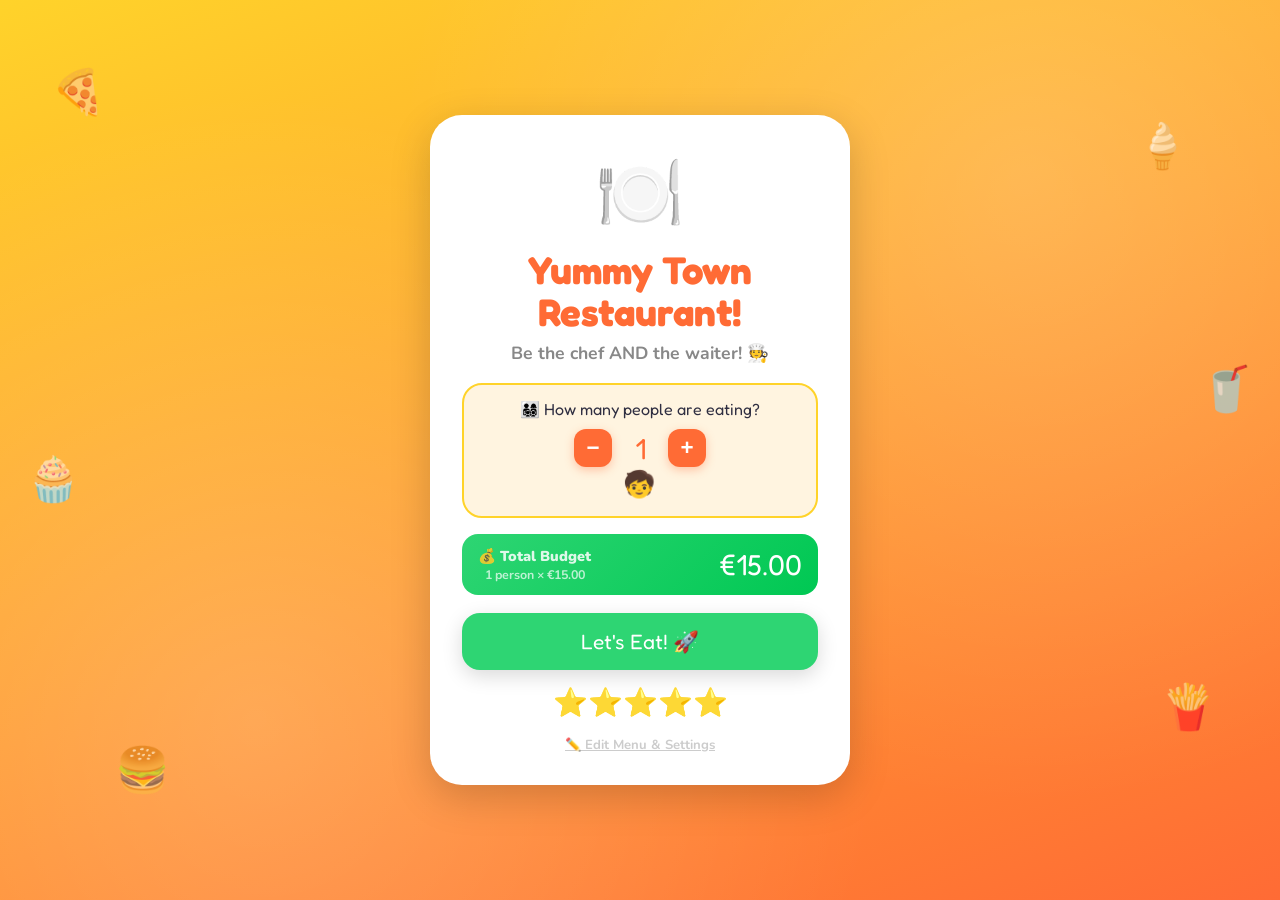
<file: restaurant/index.html>
<!DOCTYPE html>
<html lang="en">
<head>
  <meta charset="UTF-8" />
  <meta name="viewport" content="width=device-width, initial-scale=1.0" />
  <title>🍕 Yummy Town Restaurant!</title>
  <link href="https://fonts.googleapis.com/css2?family=Fredoka+One&family=Nunito:wght@400;700;900&display=swap" rel="stylesheet" />
  <style>
    *, *::before, *::after { box-sizing: border-box; margin: 0; padding: 0; }
    :root {
      --red:    #FF4757; --yellow: #FFD32A; --green: #2ED573;
      --blue:   #1E90FF; --orange: #FF6B35; --purple: #A55EEA;
      --cream:  #FFF9EC; --dark:   #2F2E41;
    }
    body { font-family: 'Nunito', sans-serif; background: var(--cream); min-height: 100vh; overflow-x: hidden; }

    /* ── SCREENS ──────────────────────────────── */
    .screen { display: none; min-height: 100vh; flex-direction: column; align-items: center; padding: 20px 16px; }
    .screen.active { display: flex; }

    /* ── WELCOME ──────────────────────────────── */
    #screen-welcome {
      background: linear-gradient(160deg, #FFD32A 0%, #FF6B35 100%);
      justify-content: center; text-align: center;
      position: relative; overflow: hidden;
    }
    #screen-welcome::before {
      content: ''; position: absolute; inset: 0;
      background: radial-gradient(circle at 20% 80%, rgba(255,255,255,.18) 0%, transparent 50%),
                  radial-gradient(circle at 80% 20%, rgba(255,255,255,.18) 0%, transparent 50%);
    }
    .welcome-sign {
      background: white; border-radius: 32px; padding: 30px 32px;
      box-shadow: 0 12px 40px rgba(0,0,0,.18); position: relative;
      z-index: 1; max-width: 420px; width: 100%;
    }
    .welcome-sign .big-emoji { font-size: 72px; display: block; margin-bottom: 6px; animation: bounce 1.2s infinite; }
    .welcome-sign h1 { font-family: 'Fredoka One', sans-serif; font-size: 2.4rem; color: var(--orange); line-height: 1.1; }
    .welcome-sign > p { font-size: 1.1rem; color: #888; margin: 8px 0 18px; font-weight: 700; }
    .floating-food { position: absolute; font-size: 44px; animation: floatAround 6s ease-in-out infinite; opacity: .7; z-index: 0; }
    .edit-link { display: inline-block; margin-top: 14px; font-size: .82rem; color: #ccc; cursor: pointer; text-decoration: underline; font-weight: 700; transition: color .2s; }
    .edit-link:hover { color: var(--orange); }

    /* People selector */
    .people-box {
      background: #FFF4E0; border-radius: 20px; padding: 14px 18px;
      margin: 0 0 16px; border: 2px solid #FFD32A;
    }
    .people-box .pb-label { font-family: 'Fredoka One', sans-serif; font-size: 1rem; color: var(--dark); margin-bottom: 10px; }
    .people-row { display: flex; align-items: center; justify-content: center; gap: 12px; }
    .people-emojis { font-size: 26px; min-height: 34px; letter-spacing: 2px; flex: 1; text-align: center; }
    .counter-btn {
      background: var(--orange); border: none; border-radius: 12px;
      width: 38px; height: 38px; font-size: 1.4rem; color: white;
      cursor: pointer; display: flex; align-items: center; justify-content: center;
      font-weight: 900; box-shadow: 0 3px 10px rgba(255,107,53,.35);
      transition: transform .15s;
    }
    .counter-btn:hover { transform: scale(1.12); }
    .counter-btn:disabled { background: #ddd; box-shadow: none; cursor: default; }
    .people-num { font-family: 'Fredoka One', sans-serif; font-size: 1.8rem; color: var(--orange); min-width: 32px; text-align: center; }

    /* Budget preview on welcome */
    .budget-preview {
      background: linear-gradient(135deg, var(--green) 0%, #00c853 100%);
      border-radius: 16px; padding: 12px 16px; margin-bottom: 18px;
      display: flex; align-items: center; justify-content: space-between;
    }
    .budget-preview .bp-label { color: rgba(255,255,255,.85); font-weight: 900; font-size: .9rem; }
    .budget-preview .bp-amount { font-family: 'Fredoka One', sans-serif; font-size: 1.8rem; color: white; }
    .budget-preview .bp-calc { font-size: .78rem; color: rgba(255,255,255,.7); font-weight: 700; }

    /* ── MENU ─────────────────────────────────── */
    #screen-menu { background: var(--cream); padding-bottom: 40px; }
    .top-bar {
      width: 100%; max-width: 640px;
      display: flex; align-items: center; justify-content: space-between;
      background: var(--red); border-radius: 20px; padding: 12px 16px;
      margin-bottom: 10px; box-shadow: 0 4px 16px rgba(255,71,87,.3);
    }
    .top-bar h2 { font-family: 'Fredoka One', sans-serif; color: white; font-size: 1.5rem; }
    .cart-btn {
      background: var(--yellow); border: none; border-radius: 14px;
      padding: 9px 16px; font-family: 'Fredoka One', sans-serif; font-size: 1rem;
      cursor: pointer; display: flex; align-items: center; gap: 6px;
      box-shadow: 0 3px 10px rgba(0,0,0,.15); transition: transform .15s;
    }
    .cart-btn:hover { transform: scale(1.07); }
    .cart-badge {
      background: var(--red); color: white; border-radius: 50%;
      width: 24px; height: 24px; display: flex; align-items: center;
      justify-content: center; font-size: .8rem; font-weight: 900;
    }

    /* Budget bar */
    .budget-bar-wrap {
      width: 100%; max-width: 640px;
      background: white; border-radius: 18px; padding: 12px 16px;
      margin-bottom: 14px; box-shadow: 0 3px 12px rgba(0,0,0,.08);
      display: flex; flex-direction: column; gap: 6px;
    }
    .budget-bar-top {
      display: flex; justify-content: space-between; align-items: center;
    }
    .budget-bar-top .bbt-label { font-weight: 900; font-size: .88rem; color: #666; }
    .budget-bar-top .bbt-amounts { font-family: 'Fredoka One', sans-serif; font-size: 1.05rem; }
    .budget-bar-track {
      background: #eee; border-radius: 99px; height: 14px; overflow: hidden; position: relative;
    }
    .budget-bar-fill {
      height: 100%; border-radius: 99px;
      transition: width .5s ease, background .5s ease;
      background: var(--green);
    }
    .budget-bar-fill.warn  { background: var(--yellow); }
    .budget-bar-fill.danger{ background: var(--red); }
    .budget-reset-row { display: flex; align-items: center; justify-content: space-between; }
    .budget-people-info { font-size: .78rem; color: #aaa; font-weight: 700; }
    .reset-budget-btn {
      background: none; border: 2px solid var(--blue); color: var(--blue);
      border-radius: 10px; padding: 4px 12px;
      font-family: 'Fredoka One', sans-serif; font-size: .85rem;
      cursor: pointer; transition: all .2s;
    }
    .reset-budget-btn:hover { background: var(--blue); color: white; }

    .section-title {
      font-family: 'Fredoka One', sans-serif; font-size: 1.45rem; color: var(--dark);
      width: 100%; max-width: 640px; margin: 14px 0 10px; padding-left: 4px;
    }
    .food-grid {
      display: grid; grid-template-columns: repeat(auto-fill, minmax(138px, 1fr));
      gap: 12px; width: 100%; max-width: 640px;
    }
    .food-card {
      background: white; border-radius: 22px; padding: 16px 10px 12px;
      text-align: center; box-shadow: 0 4px 14px rgba(0,0,0,.09);
      cursor: pointer; transition: transform .18s, box-shadow .18s;
      border: 3px solid transparent; position: relative; overflow: hidden;
    }
    .food-card:hover { transform: translateY(-5px) scale(1.03); box-shadow: 0 10px 24px rgba(0,0,0,.14); }
    .food-card:active { transform: scale(.97); }
    .food-card .food-emoji { font-size: 48px; display: block; margin-bottom: 5px; }
    .food-card .food-name  { font-weight: 900; font-size: .9rem; color: var(--dark); }
    .food-card .food-price { font-family: 'Fredoka One', sans-serif; color: var(--green); font-size: 1.05rem; margin-top: 3px; }
    .food-card .add-badge  {
      position: absolute; top: 7px; right: 7px;
      background: var(--green); color: white; border-radius: 50%;
      width: 22px; height: 22px; font-size: .7rem; font-weight: 900;
      display: none; align-items: center; justify-content: center;
    }
    .food-card.in-cart { border-color: var(--green); }
    .food-card.in-cart .add-badge { display: flex; }
    @keyframes pop { 0%{transform:scale(1)} 50%{transform:scale(1.18)} 100%{transform:scale(1)} }
    .food-card.popping { animation: pop .25s ease; }

    /* ── CART ─────────────────────────────────── */
    #screen-cart { background: var(--cream); }
    .cart-header {
      width: 100%; max-width: 520px; background: var(--blue); border-radius: 20px;
      padding: 14px 20px; color: white; margin-bottom: 16px;
      display: flex; align-items: center; gap: 12px;
      box-shadow: 0 4px 16px rgba(30,144,255,.3);
    }
    .cart-header h2 { font-family: 'Fredoka One', sans-serif; font-size: 1.5rem; }
    .back-btn {
      background: rgba(255,255,255,.25); border: none; border-radius: 12px;
      padding: 7px 13px; color: white; font-family: 'Fredoka One', sans-serif;
      font-size: .95rem; cursor: pointer; transition: background .2s;
    }
    .back-btn:hover { background: rgba(255,255,255,.4); }
    .cart-list { width: 100%; max-width: 520px; }
    .cart-item {
      background: white; border-radius: 18px; padding: 12px 16px;
      margin-bottom: 10px; display: flex; align-items: center; gap: 12px;
      box-shadow: 0 3px 12px rgba(0,0,0,.07);
    }
    .cart-item .item-emoji { font-size: 36px; }
    .cart-item .item-info  { flex: 1; }
    .cart-item .item-name  { font-weight: 900; font-size: .95rem; }
    .cart-item .item-price { color: var(--green); font-family: 'Fredoka One', sans-serif; font-size: .95rem; }
    .qty-controls { display: flex; align-items: center; gap: 7px; }
    .qty-btn {
      background: var(--yellow); border: none; border-radius: 10px;
      width: 32px; height: 32px; font-size: 1.2rem; cursor: pointer; font-weight: 900;
      display: flex; align-items: center; justify-content: center; transition: transform .1s;
    }
    .qty-btn:hover { transform: scale(1.15); }
    .qty-num { font-family: 'Fredoka One', sans-serif; font-size: 1.1rem; min-width: 22px; text-align: center; }
    .cart-empty { text-align: center; font-size: 1.05rem; color: #aaa; padding: 36px 0; }
    .total-box {
      background: var(--dark); color: white; border-radius: 18px; padding: 16px 20px;
      width: 100%; max-width: 520px; margin: 12px 0;
      display: flex; justify-content: space-between; align-items: center;
    }
    .total-box span { font-family: 'Fredoka One', sans-serif; font-size: 1.2rem; }
    .total-box .total-amount { font-size: 1.9rem; color: var(--yellow); }

    /* Budget status in cart */
    .budget-status-box {
      width: 100%; max-width: 520px; border-radius: 16px;
      padding: 12px 16px; margin-bottom: 10px;
      display: flex; align-items: center; gap: 10px;
      font-weight: 900; font-size: .95rem;
    }
    .budget-status-box.ok      { background: #E8FFF3; color: #1a7a45; border: 2px solid var(--green); }
    .budget-status-box.over    { background: #FFF0F0; color: #c0392b; border: 2px solid var(--red); }
    .budget-status-box .bsb-icon { font-size: 1.6rem; }

    /* ── PAYMENT ──────────────────────────────── */
    #screen-payment { background: linear-gradient(160deg, #A55EEA 0%, #1E90FF 100%); justify-content: center; }
    .payment-card {
      background: white; border-radius: 30px; padding: 30px 28px;
      text-align: center; max-width: 420px; width: 100%;
      box-shadow: 0 16px 50px rgba(0,0,0,.2);
    }
    .payment-card h2 { font-family: 'Fredoka One', sans-serif; font-size: 1.9rem; color: var(--purple); margin-bottom: 4px; }
    .pay-amount { font-family: 'Fredoka One', sans-serif; font-size: 2.8rem; color: var(--dark); margin: 12px 0 4px; }
    .pay-budget-left { font-family: 'Fredoka One', sans-serif; font-size: 1rem; color: #aaa; margin-bottom: 14px; }
    .pay-methods { display: grid; grid-template-columns: 1fr 1fr; gap: 12px; margin: 16px 0; }
    .pay-method-btn {
      border: 3px solid #eee; background: white; border-radius: 16px; padding: 16px 8px;
      font-family: 'Nunito', sans-serif; font-weight: 900; font-size: .9rem;
      cursor: pointer; transition: all .2s; color: var(--dark);
    }
    .pay-method-btn .method-icon { font-size: 34px; display: block; margin-bottom: 5px; }
    .pay-method-btn:hover { border-color: var(--purple); transform: translateY(-3px); box-shadow: 0 6px 18px rgba(165,94,234,.2); }
    .pay-method-btn.selected { border-color: var(--purple); background: #F8F0FF; }
    #coin-area { margin: 8px 0; }
    .coin { display: inline-block; font-size: 26px; cursor: pointer; transition: transform .15s; user-select: none; text-align: center; }
    .coin:hover { transform: scale(1.3) rotate(10deg); }
    #coin-counter { font-family: 'Fredoka One', sans-serif; font-size: 1.3rem; color: var(--orange); margin-top: 6px; }

    /* ── SUCCESS ──────────────────────────────── */
    #screen-success { background: linear-gradient(160deg, #2ED573 0%, #FFD32A 100%); justify-content: center; text-align: center; }
    .success-card {
      background: white; border-radius: 30px; padding: 36px 28px;
      max-width: 420px; width: 100%; box-shadow: 0 16px 50px rgba(0,0,0,.18);
    }
    .success-card .big-check { font-size: 80px; display: block; animation: bounce 1s infinite; margin-bottom: 6px; }
    .success-card h2 { font-family: 'Fredoka One', sans-serif; font-size: 2rem; color: var(--green); }
    .success-card > p { font-size: 1rem; color: #555; margin: 8px 0 6px; font-weight: 700; }
    .order-preview { display: flex; justify-content: center; flex-wrap: wrap; gap: 5px; margin: 10px 0 14px; }
    .order-preview span { font-size: 36px; animation: bounce 1s infinite; }
    .order-preview span:nth-child(2n) { animation-delay: .15s; }
    .order-preview span:nth-child(3n) { animation-delay: .3s; }

    /* Budget remaining chip on success */
    .budget-chip {
      border-radius: 16px; padding: 12px 18px; margin-bottom: 18px;
      display: flex; align-items: center; justify-content: space-between; gap: 10px;
    }
    .budget-chip.has-budget  { background: #E8FFF3; border: 2px solid var(--green); }
    .budget-chip.no-budget   { background: #FFF0F0; border: 2px solid var(--red); }
    .budget-chip .bc-label   { font-weight: 900; font-size: .85rem; color: #555; text-align: left; line-height: 1.3; }
    .budget-chip .bc-amount  { font-family: 'Fredoka One', sans-serif; font-size: 1.5rem; }
    .budget-chip.has-budget .bc-amount { color: var(--green); }
    .budget-chip.no-budget  .bc-amount { color: var(--red); }

    /* ── EDIT SCREEN ──────────────────────────── */
    #screen-edit { background: linear-gradient(160deg, #2F2E41 0%, #1a1a2e 100%); padding-bottom: 100px; }
    .edit-header {
      width: 100%; max-width: 640px; background: var(--orange); border-radius: 20px;
      padding: 14px 20px; margin-bottom: 18px;
      display: flex; align-items: center; justify-content: space-between;
      box-shadow: 0 4px 16px rgba(255,107,53,.4);
    }
    .edit-header h2 { font-family: 'Fredoka One', sans-serif; color: white; font-size: 1.5rem; }

    /* Budget settings card in edit */
    .budget-settings-card {
      width: 100%; max-width: 640px;
      background: rgba(255,211,42,.1); border: 2px solid rgba(255,211,42,.3);
      border-radius: 20px; padding: 18px 20px; margin-bottom: 20px;
    }
    .bsc-title { font-family: 'Fredoka One', sans-serif; font-size: 1.2rem; color: var(--yellow); margin-bottom: 14px; }
    .bsc-row { display: flex; align-items: center; justify-content: space-between; gap: 14px; }
    .bsc-row label { font-weight: 900; color: rgba(255,255,255,.7); font-size: .9rem; flex: 1; }
    .bsc-controls { display: flex; align-items: center; gap: 10px; }
    .bsc-btn {
      background: var(--yellow); border: none; border-radius: 10px;
      width: 36px; height: 36px; font-size: 1.3rem; font-weight: 900;
      cursor: pointer; display: flex; align-items: center; justify-content: center;
      transition: transform .15s;
    }
    .bsc-btn:hover { transform: scale(1.12); }
    .bsc-val { font-family: 'Fredoka One', sans-serif; font-size: 1.3rem; color: white; min-width: 64px; text-align: center; }

    .edit-section { width: 100%; max-width: 640px; margin-bottom: 14px; }
    .edit-section-title { font-family: 'Fredoka One', sans-serif; font-size: 1.1rem; color: var(--yellow); margin-bottom: 8px; padding-left: 4px; }
    .edit-item {
      background: rgba(255,255,255,.08); border: 2px solid rgba(255,255,255,.12);
      border-radius: 14px; padding: 10px 14px; margin-bottom: 8px;
      display: flex; align-items: center; gap: 10px;
    }
    .edit-item-emoji { font-size: 30px; flex-shrink: 0; }
    .edit-item-fields { flex: 1; display: flex; gap: 8px; flex-wrap: wrap; }
    .edit-field { display: flex; flex-direction: column; gap: 3px; }
    .edit-field.name-field  { flex: 1; min-width: 110px; }
    .edit-field.price-field { width: 96px; }
    .edit-field label { font-size: .7rem; font-weight: 900; color: rgba(255,255,255,.45); text-transform: uppercase; letter-spacing: .05em; }
    .edit-input {
      border: 2px solid rgba(255,255,255,.2); border-radius: 9px;
      background: rgba(255,255,255,.1); color: white;
      font-family: 'Nunito', sans-serif; font-weight: 700; font-size: .9rem;
      padding: 6px 8px; outline: none; transition: border-color .2s; width: 100%;
    }
    .edit-input:focus { border-color: var(--yellow); }
    .price-wrap { position: relative; }
    .price-wrap .euro-sign {
      position: absolute; left: 8px; top: 50%; transform: translateY(-50%);
      color: var(--yellow); font-family: 'Fredoka One', sans-serif; font-size: .95rem; pointer-events: none;
    }
    .price-wrap .edit-input { padding-left: 22px; }

    .save-banner {
      position: fixed; bottom: 0; left: 0; right: 0;
      background: var(--green); padding: 14px 22px;
      display: flex; align-items: center; justify-content: space-between;
      box-shadow: 0 -4px 20px rgba(46,213,115,.4); z-index: 100;
      transform: translateY(100%); transition: transform .3s ease;
    }
    .save-banner.visible { transform: translateY(0); }
    .save-banner p { font-family: 'Fredoka One', sans-serif; color: white; font-size: 1rem; }
    .save-now-btn {
      background: white; border: none; border-radius: 12px; padding: 9px 20px;
      font-family: 'Fredoka One', sans-serif; font-size: 1rem; color: var(--green);
      cursor: pointer; transition: transform .15s;
    }
    .save-now-btn:hover { transform: scale(1.07); }

    /* ── PREPARING ───────────────────────────── */
    #screen-preparing { background: linear-gradient(160deg, #FF6B35 0%, #FF4757 100%); justify-content: center; text-align: center; }
    .prep-card {
      background: white; border-radius: 30px; padding: 30px 28px;
      max-width: 420px; width: 100%; box-shadow: 0 16px 50px rgba(0,0,0,.2);
    }
    .prep-chef { font-size: 80px; display: block; animation: wobble 1.4s ease-in-out infinite; margin-bottom: 6px; }
    .prep-card h2 { font-family: 'Fredoka One', sans-serif; font-size: 2rem; color: var(--orange); }
    .prep-card > p { font-size: 1rem; color: #555; margin: 6px 0 10px; font-weight: 700; }
    .prep-food-row { display: flex; justify-content: center; flex-wrap: wrap; gap: 6px; margin: 10px 0 14px; }
    .prep-food-row span { font-size: 38px; animation: bounce 1.2s ease-in-out infinite; }
    .prep-food-row span:nth-child(2n) { animation-delay: .2s; }
    .prep-food-row span:nth-child(3n) { animation-delay: .4s; }
    .prep-food-row span:nth-child(4n) { animation-delay: .6s; }
    .prep-timer-ring {
      width: 140px; height: 140px; margin: 4px auto 10px;
      position: relative; display: flex; align-items: center; justify-content: center;
    }
    .prep-timer-svg { position: absolute; top: 0; left: 0; transform: rotate(-90deg); }
    .prep-timer-circle-bg { fill: none; stroke: #eee; stroke-width: 10; }
    .prep-timer-circle-fill { fill: none; stroke: var(--orange); stroke-width: 10; stroke-linecap: round; transition: stroke-dashoffset .8s linear; }
    .prep-timer-inner { display: flex; flex-direction: column; align-items: center; }
    .prep-timer-num { font-family: 'Fredoka One', sans-serif; font-size: 2.2rem; color: var(--dark); line-height: 1; }
    .prep-timer-lbl { font-size: .72rem; font-weight: 900; color: #aaa; text-transform: uppercase; letter-spacing: .04em; margin-top: 2px; }
    .prep-message { font-family: 'Fredoka One', sans-serif; font-size: 1rem; color: #888; min-height: 28px; }

    /* confetti */
    .confetti-piece {
      position: fixed; border-radius: 3px;
      animation: confettiFall 2.5s ease-in forwards;
      pointer-events: none; z-index: 999;
    }
    @keyframes confettiFall {
      0%   { transform: translateY(-30px) rotate(0deg); opacity: 1; }
      100% { transform: translateY(110vh) rotate(720deg); opacity: 0; }
    }

    /* ── SHARED BUTTONS ───────────────────────── */
    .big-btn {
      font-family: 'Fredoka One', sans-serif; font-size: 1.3rem; border: none;
      border-radius: 18px; padding: 16px 32px; cursor: pointer;
      width: 100%; max-width: 360px;
      box-shadow: 0 6px 20px rgba(0,0,0,.15);
      transition: transform .18s, box-shadow .18s;
      display: flex; align-items: center; justify-content: center; gap: 10px;
    }
    .big-btn:hover { transform: translateY(-3px) scale(1.03); box-shadow: 0 10px 28px rgba(0,0,0,.2); }
    .big-btn:active { transform: scale(.97); }
    .big-btn:disabled { opacity: .45; transform: none; box-shadow: none; cursor: not-allowed; }
    .big-btn.green  { background: var(--green);  color: white; }
    .big-btn.red    { background: var(--red);    color: white; }
    .big-btn.orange { background: var(--orange); color: white; }
    .big-btn.yellow { background: var(--yellow); color: var(--dark); }
    .big-btn.blue   { background: var(--blue);   color: white; }
    .big-btn.purple { background: var(--purple); color: white; }

    /* ── ANIMATIONS ───────────────────────────── */
    @keyframes bounce { 0%,100%{transform:translateY(0)} 50%{transform:translateY(-12px)} }
    @keyframes floatAround {
      0%,100%{transform:translateY(0) rotate(0deg)}
      33%{transform:translateY(-20px) rotate(8deg)}
      66%{transform:translateY(10px) rotate(-6deg)}
    }
    @keyframes fadeInUp { from{opacity:0;transform:translateY(28px)} to{opacity:1;transform:translateY(0)} }
    .fade-in-up { animation: fadeInUp .4s ease both; }

    /* coin shake */
    @keyframes coinShake { 0%,100%{transform:rotate(0)} 25%{transform:rotate(-15deg)} 75%{transform:rotate(15deg)} }
    @keyframes wobble { 0%,100%{transform:rotate(0) scale(1)} 25%{transform:rotate(-8deg) scale(1.05)} 75%{transform:rotate(8deg) scale(1.05)} }
    .coin-shake { animation: coinShake .3s ease; }
  </style>
</head>
<body>

<!-- ══ SCREEN 1 – WELCOME ══════════════════════════ -->
<div id="screen-welcome" class="screen active">
  <span class="floating-food" style="top:7%;left:4%;animation-duration:5s">🍕</span>
  <span class="floating-food" style="top:13%;right:7%;animation-duration:6.5s;animation-delay:.8s">🍦</span>
  <span class="floating-food" style="bottom:11%;left:9%;animation-duration:4.5s;animation-delay:.4s">🍔</span>
  <span class="floating-food" style="bottom:18%;right:5%;animation-duration:7s;animation-delay:1.2s">🍟</span>
  <span class="floating-food" style="top:50%;left:2%;animation-duration:5.5s;animation-delay:.6s">🧁</span>
  <span class="floating-food" style="top:40%;right:2%;animation-duration:6s;animation-delay:1s">🥤</span>

  <div class="welcome-sign fade-in-up">
    <span class="big-emoji">🍽️</span>
    <h1>Yummy Town<br>Restaurant!</h1>
    <p>Be the chef AND the waiter! 🧑‍🍳</p>

    <!-- People selector -->
    <div class="people-box">
      <div class="pb-label">👨‍👩‍👧‍👦 How many people are eating?</div>
      <div class="people-row">
        <button class="counter-btn" id="people-minus" onclick="changePeople(-1)">−</button>
        <div class="people-num" id="people-num">1</div>
        <button class="counter-btn" id="people-plus"  onclick="changePeople(+1)">+</button>
      </div>
      <div class="people-emojis" id="people-emojis">🧒</div>
    </div>

    <!-- Budget preview -->
    <div class="budget-preview">
      <div>
        <div class="bp-label">💰 Total Budget</div>
        <div class="bp-calc" id="bp-calc">1 person × €15.00</div>
      </div>
      <div class="bp-amount" id="bp-amount">€15.00</div>
    </div>

    <button class="big-btn green" onclick="startGame()">Let's Eat! 🚀</button>
    <div style="font-size:28px;margin-top:14px">⭐⭐⭐⭐⭐</div>
    <span class="edit-link" onclick="showScreen('edit')">✏️ Edit Menu &amp; Settings</span>
  </div>
</div>

<!-- ══ SCREEN 2 – MENU ════════════════════════════ -->
<div id="screen-menu" class="screen">
  <div class="top-bar">
    <h2>🍽️ Our Menu</h2>
    <button class="cart-btn" onclick="showScreen('cart')">
      🛒 Order <span class="cart-badge" id="cart-count">0</span>
    </button>
  </div>

  <!-- Budget bar -->
  <div class="budget-bar-wrap">
    <div class="budget-bar-top">
      <span class="bbt-label">💰 Budget left</span>
      <span class="bbt-amounts" id="bbt-amounts">€15.00 / €15.00</span>
    </div>
    <div class="budget-bar-track">
      <div class="budget-bar-fill" id="budget-bar-fill" style="width:100%"></div>
    </div>
    <div class="budget-reset-row">
      <span class="budget-people-info" id="budget-people-info">1 person · €15.00 each</span>
      <button class="reset-budget-btn" onclick="confirmResetBudget()">🔄 Recharge Budget</button>
    </div>
  </div>

  <div class="section-title"><span>🍔</span> Yummy Mains</div>
  <div class="food-grid" id="grid-mains"></div>
  <div class="section-title"><span>🥗</span> Tasty Sides</div>
  <div class="food-grid" id="grid-sides"></div>
  <div class="section-title"><span>🍰</span> Sweet Treats</div>
  <div class="food-grid" id="grid-desserts"></div>
  <div class="section-title"><span>🥤</span> Cool Drinks</div>
  <div class="food-grid" id="grid-drinks"></div>
</div>

<!-- ══ SCREEN 3 – CART ═══════════════════════════ -->
<div id="screen-cart" class="screen">
  <div class="cart-header">
    <button class="back-btn" onclick="showScreen('menu')">← Menu</button>
    <h2>🛒 My Order</h2>
  </div>
  <div class="cart-list" id="cart-list">
    <p class="cart-empty">Nothing here yet! Go pick some food 😋</p>
  </div>
  <div class="total-box" id="total-box" style="display:none">
    <span>Total:</span>
    <span class="total-amount" id="total-display">€0.00</span>
  </div>
  <div id="budget-status-box" class="budget-status-box ok" style="display:none">
    <span class="bsb-icon">✅</span>
    <span id="budget-status-text">You have enough budget!</span>
  </div>
  <button class="big-btn green" id="pay-btn" style="display:none;margin-top:6px" onclick="goToPayment()">
    Pay Now 💳
  </button>
  <button class="big-btn yellow" style="margin-top:10px" onclick="showScreen('menu')">
    ← Add More Food
  </button>
</div>

<!-- ══ SCREEN 4 – PAYMENT ════════════════════════ -->
<div id="screen-payment" class="screen">
  <div class="payment-card fade-in-up">
    <h2>💳 Time to Pay!</h2>
    <p style="color:#888;font-weight:700">How do you want to pay?</p>
    <div class="pay-amount" id="pay-amount-display">€0.00</div>
    <div class="pay-budget-left" id="pay-budget-left">Budget left after: €0.00</div>
    <div class="pay-methods">
      <button class="pay-method-btn" id="method-card" onclick="selectMethod('card')">
        <span class="method-icon">💳</span>Bank Card
      </button>
      <button class="pay-method-btn" id="method-cash" onclick="selectMethod('cash')">
        <span class="method-icon">💰</span>Coins!
      </button>
    </div>
    <div id="card-area" style="display:none">
      <p style="font-weight:700;color:#666;margin-bottom:10px">Tap your magic card! 👇</p>
      <div style="font-size:68px;cursor:pointer;transition:transform .2s" id="card-tap" onclick="tapCard()">💳</div>
      <p id="card-status" style="font-family:'Fredoka One',sans-serif;font-size:1.05rem;color:var(--purple);margin-top:8px;min-height:26px"></p>
    </div>
    <div id="coin-area" style="display:none">
      <p style="font-weight:700;color:#666;margin-bottom:6px">Click the coins to pay! 🪙</p>
      <div id="coins-row"></div>
      <div id="coin-counter">Paid: €0.00</div>
      <p id="coin-status" style="font-family:'Fredoka One',sans-serif;font-size:.95rem;color:var(--green);margin-top:5px;min-height:22px"></p>
    </div>
    <button class="big-btn red" style="margin-top:18px" onclick="showScreen('cart')">← Go Back</button>
  </div>
</div>

<!-- ══ SCREEN 5 – PREPARING ══════════════════════ -->
<div id="screen-preparing" class="screen">
  <div class="prep-card fade-in-up">
    <span class="prep-chef">👨‍🍳</span>
    <h2>Cooking Your Food!</h2>
    <p>Your order is being prepared...</p>
    <div class="prep-food-row" id="prep-food-row"></div>
    <div class="prep-timer-ring">
      <svg class="prep-timer-svg" width="140" height="140" viewBox="0 0 140 140">
        <circle class="prep-timer-circle-bg" cx="70" cy="70" r="60"/>
        <circle class="prep-timer-circle-fill" id="prep-timer-circle" cx="70" cy="70" r="60"/>
      </svg>
      <div class="prep-timer-inner">
        <div class="prep-timer-num" id="prep-timer-num">1:00</div>
        <div class="prep-timer-lbl" id="prep-timer-lbl">preparing</div>
      </div>
    </div>
    <div class="prep-message" id="prep-message">Sizzling away! 🔥</div>
  </div>
</div>

<!-- ══ SCREEN 6 – SUCCESS ════════════════════════ -->
<div id="screen-success" class="screen">
  <div class="success-card fade-in-up">
    <span class="big-check">🍽️</span>
    <h2>Food is Ready!</h2>
    <p>Enjoy your meal! Bon appétit! 😋✨</p>
    <div class="order-preview" id="success-food"></div>

    <!-- Remaining budget chip -->
    <div class="budget-chip" id="budget-chip">
      <span style="font-size:1.6rem" id="budget-chip-icon">💰</span>
      <div class="bc-label" id="budget-chip-label">Budget left</div>
      <div class="bc-amount" id="budget-chip-amount">€0.00</div>
    </div>

    <button class="big-btn green" style="margin-bottom:10px" onclick="nextOrder()">
      Order Again! 🍽️
    </button>
    <button class="big-btn blue" onclick="rechargeAndReturn()">
      🔄 Recharge &amp; Start Over
    </button>
    <button class="big-btn yellow" style="margin-top:8px" onclick="goWelcome()">
      Change People 👨‍👩‍👧‍👦
    </button>
  </div>
</div>

<!-- ══ SCREEN 6 – EDIT ═══════════════════════════ -->
<div id="screen-edit" class="screen">
  <div class="edit-header">
    <button class="back-btn" onclick="cancelEdit()">← Back</button>
    <h2>✏️ Edit Menu &amp; Settings</h2>
    <span style="font-size:1.4rem">🍴</span>
  </div>

  <!-- Budget settings -->
  <div class="budget-settings-card">
    <div class="bsc-title">💰 Budget Settings</div>
    <div class="bsc-row">
      <label>Budget per person</label>
      <div class="bsc-controls">
        <button class="bsc-btn" onclick="changeBudgetSetting(-1)">−</button>
        <span class="bsc-val" id="bsc-val">€15.00</span>
        <button class="bsc-btn" onclick="changeBudgetSetting(+1)">+</button>
      </div>
    </div>
    <div style="margin-top:4px;font-size:.78rem;color:rgba(255,255,255,.4);font-weight:700">
      Adjusts in €1 steps · Range €5 – €50
    </div>
    <div class="bsc-row" style="margin-top:14px">
      <label>🍳 Prep timer</label>
      <div class="bsc-controls">
        <button class="bsc-btn" onclick="changePrepTimer(-30)">−</button>
        <span class="bsc-val" id="bsc-timer-val">1m</span>
        <button class="bsc-btn" onclick="changePrepTimer(+30)">+</button>
      </div>
    </div>
    <div style="margin-top:4px;font-size:.78rem;color:rgba(255,255,255,.4);font-weight:700">
      Adjusts in 30s steps · Range 30s – 5min
    </div>
  </div>

  <div id="edit-sections"></div>

  <div class="save-banner" id="save-banner">
    <p>💾 Unsaved changes!</p>
    <button class="save-now-btn" onclick="saveEdit()">Save ✅</button>
  </div>
</div>

<!-- ══ JAVASCRIPT ═════════════════════════════════ -->
<script>
// ── DEFAULT MENU ──────────────────────────────────
const defaultMenu = {
  mains: [
    { id:'burger',   emoji:'🍔', name:'Cheeseburger', price:5.99 },
    { id:'pizza',    emoji:'🍕', name:'Pizza Slice',  price:4.50 },
    { id:'hotdog',   emoji:'🌭', name:'Hot Dog',      price:3.50 },
    { id:'sandwich', emoji:'🥪', name:'Sandwich',     price:4.00 },
    { id:'nuggets',  emoji:'🍗', name:'Dino Nuggets', price:4.50 },
    { id:'pasta',    emoji:'🍝', name:'Pasta',        price:5.00 },
  ],
  sides: [
    { id:'fries',  emoji:'🍟', name:'Chips',        price:2.50 },
    { id:'salad',  emoji:'🥗', name:'Side Salad',   price:2.00 },
    { id:'soup',   emoji:'🍲', name:'Tomato Soup',  price:2.80 },
    { id:'bread',  emoji:'🥖', name:'Garlic Bread', price:1.80 },
  ],
  desserts: [
    { id:'icecream', emoji:'🍦', name:'Ice Cream',  price:2.50 },
    { id:'cake',     emoji:'🍰', name:'Cake Slice', price:3.50 },
    { id:'cupcake',  emoji:'🧁', name:'Cupcake',    price:2.20 },
    { id:'donut',    emoji:'🍩', name:'Doughnut',   price:1.80 },
  ],
  drinks: [
    { id:'milkshake', emoji:'🥤', name:'Milkshake',   price:3.00 },
    { id:'juice',     emoji:'🍊', name:'Orange Juice', price:2.00 },
    { id:'water',     emoji:'💧', name:'Water',        price:0.50 },
    { id:'lemonade',  emoji:'🍋', name:'Lemonade',     price:2.20 },
  ]
};

// ── PERSIST ───────────────────────────────────────
function loadMenu() {
  try { const s = localStorage.getItem('yt_menu'); if (s) return JSON.parse(s); } catch(e) {}
  return JSON.parse(JSON.stringify(defaultMenu));
}
function loadSettings() {
  try { const s = localStorage.getItem('yt_settings'); if (s) return { budgetPerPerson: 15, prepTimerSeconds: 60, ...JSON.parse(s) }; } catch(e) {}
  return { budgetPerPerson: 15, prepTimerSeconds: 60 };
}
function persist() {
  try {
    localStorage.setItem('yt_menu',     JSON.stringify(menu));
    localStorage.setItem('yt_settings', JSON.stringify(settings));
  } catch(e) {}
}

let menu     = loadMenu();
let settings = loadSettings();

// ── STATE ─────────────────────────────────────────
let numPeople       = 1;
let totalBudget     = settings.budgetPerPerson;  // set on startGame
let remainingBudget = settings.budgetPerPerson;
let cart            = {};
let selectedMethod  = null;
let coinsPaid       = 0;
let editDirty       = false;
let prepTimerInterval = null;

// ── PEOPLE / WELCOME ──────────────────────────────
const PERSON_EMOJIS = ['🧒','👧','🧑','👦','👩','🧔','👨','👴'];
const MAX_PEOPLE = 8;

function changePeople(delta) {
  numPeople = Math.min(MAX_PEOPLE, Math.max(1, numPeople + delta));
  updateWelcomeBudget();
  document.getElementById('people-minus').disabled = numPeople <= 1;
  document.getElementById('people-plus').disabled  = numPeople >= MAX_PEOPLE;
}

function updateWelcomeBudget() {
  const bpp   = settings.budgetPerPerson;
  const total = bpp * numPeople;
  document.getElementById('people-num').textContent     = numPeople;
  document.getElementById('people-emojis').textContent  = PERSON_EMOJIS.slice(0, numPeople).join('');
  document.getElementById('bp-calc').textContent        =
    `${numPeople} person${numPeople>1?'s':''} × €${bpp.toFixed(2)}`;
  document.getElementById('bp-amount').textContent      = `€${total.toFixed(2)}`;
}

function startGame() {
  totalBudget     = settings.budgetPerPerson * numPeople;
  remainingBudget = totalBudget;
  cart = {};
  updateCartBadge();
  buildMenu();
  updateBudgetBar();
  showScreen('menu');
}

function goWelcome() { showScreen('welcome'); }

// ── BUDGET BAR ────────────────────────────────────
function updateBudgetBar() {
  const pct = totalBudget > 0 ? Math.max(0, remainingBudget / totalBudget) : 0;
  const fill = document.getElementById('budget-bar-fill');
  const bpp  = settings.budgetPerPerson;

  fill.style.width = (pct * 100).toFixed(1) + '%';
  fill.className    = 'budget-bar-fill' + (pct < .3 ? ' danger' : pct < .6 ? ' warn' : '');

  document.getElementById('bbt-amounts').textContent =
    `€${remainingBudget.toFixed(2)} / €${totalBudget.toFixed(2)}`;
  document.getElementById('budget-people-info').textContent =
    `${numPeople} person${numPeople>1?'s':''} · €${bpp.toFixed(2)} each`;
}

function confirmResetBudget() {
  if (confirm(`Recharge everyone's budget back to €${totalBudget.toFixed(2)}?`)) {
    remainingBudget = totalBudget;
    updateBudgetBar();
    updateCartBudgetStatus();
  }
}

// ── BUILD MENU CARDS ──────────────────────────────
function buildMenu() {
  Object.entries(menu).forEach(([cat, items]) => {
    const grid = document.getElementById('grid-' + cat);
    grid.innerHTML = '';
    items.forEach(item => {
      const card = document.createElement('div');
      card.className = 'food-card';
      card.id = 'card-' + item.id;
      card.innerHTML = `
        <span class="food-emoji">${item.emoji}</span>
        <div class="food-name">${item.name}</div>
        <div class="food-price">€${item.price.toFixed(2)}</div>
        <div class="add-badge">✓</div>`;
      card.onclick = () => addToCart(item, card);
      grid.appendChild(card);
    });
  });
}

// ── CART ──────────────────────────────────────────
function addToCart(item, card) {
  if (cart[item.id]) cart[item.id].qty++;
  else cart[item.id] = { item: { ...item }, qty: 1 };
  card.classList.add('in-cart', 'popping');
  card.querySelector('.add-badge').textContent = cart[item.id].qty > 1 ? cart[item.id].qty : '✓';
  card.addEventListener('animationend', () => card.classList.remove('popping'), { once: true });
  updateCartBadge();
}

function updateCartBadge() {
  document.getElementById('cart-count').textContent =
    Object.values(cart).reduce((s,e) => s + e.qty, 0);
}

function renderCart() {
  const list    = document.getElementById('cart-list');
  const entries = Object.values(cart).filter(e => e.qty > 0);
  if (!entries.length) {
    list.innerHTML = '<p class="cart-empty">Nothing here yet! Go pick some food 😋</p>';
    document.getElementById('total-box').style.display         = 'none';
    document.getElementById('budget-status-box').style.display = 'none';
    document.getElementById('pay-btn').style.display           = 'none';
    return;
  }
  list.innerHTML = '';
  entries.forEach(({ item, qty }) => {
    const div = document.createElement('div');
    div.className = 'cart-item fade-in-up';
    div.innerHTML = `
      <span class="item-emoji">${item.emoji}</span>
      <div class="item-info">
        <div class="item-name">${item.name}</div>
        <div class="item-price">€${(item.price * qty).toFixed(2)}</div>
      </div>
      <div class="qty-controls">
        <button class="qty-btn" onclick="changeQty('${item.id}',-1)">−</button>
        <span class="qty-num">${qty}</span>
        <button class="qty-btn" onclick="changeQty('${item.id}',1)">+</button>
      </div>`;
    list.appendChild(div);
  });
  document.getElementById('total-display').textContent = '€' + getTotal().toFixed(2);
  document.getElementById('total-box').style.display = 'flex';
  updateCartBudgetStatus();
}

function updateCartBudgetStatus() {
  const total   = getTotal();
  const box     = document.getElementById('budget-status-box');
  const txt     = document.getElementById('budget-status-text');
  const payBtn  = document.getElementById('pay-btn');
  if (total === 0) { box.style.display = 'none'; payBtn.style.display = 'none'; return; }
  box.style.display  = 'flex';
  payBtn.style.display = 'flex';
  if (total <= remainingBudget) {
    box.className = 'budget-status-box ok';
    const leftAfter = remainingBudget - total;
    txt.textContent = `✅ You have enough! (€${leftAfter.toFixed(2)} left after)`;
    payBtn.disabled = false;
  } else {
    box.className = 'budget-status-box over';
    const overBy = total - remainingBudget;
    txt.textContent = `❌ Over budget by €${overBy.toFixed(2)}! Remove some items.`;
    payBtn.disabled = true;
  }
}

function changeQty(id, delta) {
  if (!cart[id]) return;
  cart[id].qty = Math.max(0, cart[id].qty + delta);
  if (cart[id].qty === 0) {
    delete cart[id];
    const c = document.getElementById('card-' + id);
    if (c) { c.classList.remove('in-cart'); c.querySelector('.add-badge').textContent = '✓'; }
  } else {
    const c = document.getElementById('card-' + id);
    if (c) c.querySelector('.add-badge').textContent = cart[id].qty > 1 ? cart[id].qty : '✓';
  }
  updateCartBadge();
  renderCart();
}

function getTotal() {
  return Object.values(cart).reduce((s,e) => s + e.item.price * e.qty, 0);
}

// ── PAYMENT ───────────────────────────────────────
function goToPayment() {
  if (!Object.keys(cart).length || getTotal() > remainingBudget) return;
  selectedMethod = null; coinsPaid = 0;
  showScreen('payment');
}

function setupPayment() {
  const total    = getTotal();
  const leftAfter = remainingBudget - total;
  document.getElementById('pay-amount-display').textContent = '€' + total.toFixed(2);
  document.getElementById('pay-budget-left').textContent =
    `Budget remaining after paying: €${leftAfter.toFixed(2)}`;
  document.getElementById('card-area').style.display  = 'none';
  document.getElementById('coin-area').style.display  = 'none';
  document.getElementById('card-status').textContent  = '';
  document.getElementById('card-tap').style.transform = '';
  document.querySelectorAll('.pay-method-btn').forEach(b => b.classList.remove('selected'));
}

function selectMethod(method) {
  selectedMethod = method;
  document.getElementById('method-card').classList.toggle('selected', method === 'card');
  document.getElementById('method-cash').classList.toggle('selected', method === 'cash');
  document.getElementById('card-area').style.display = method === 'card' ? 'block' : 'none';
  document.getElementById('coin-area').style.display = method === 'cash' ? 'block' : 'none';
  if (method === 'cash') setupCoins();
}

function tapCard() {
  const el = document.getElementById('card-tap');
  const st = document.getElementById('card-status');
  el.style.transform = 'scale(0.85) rotate(-8deg)';
  st.textContent = '⏳ Checking...';
  setTimeout(() => { el.style.transform = 'scale(1.15) rotate(5deg)'; st.textContent = ''; }, 400);
  setTimeout(() => {
    el.style.transform = 'scale(1)';
    st.textContent = '✅ Approved! Yay!';
    st.style.color = 'var(--green)';
    setTimeout(completeOrder, 900);
  }, 1000);
}

function setupCoins() {
  coinsPaid = 0;
  const coins = [
    {label:'1c',value:.01},{label:'2c',value:.02},{label:'5c',value:.05},
    {label:'10c',value:.10},{label:'20c',value:.20},{label:'50c',value:.50},
    {label:'€1',value:1},{label:'€2',value:2},
  ];
  document.getElementById('coins-row').innerHTML = coins.map(c =>
    `<span class="coin" onclick="addCoin(${c.value},this)">
      🪙<br><small style="font-family:'Fredoka One';font-size:.62rem">${c.label}</small>
    </span>`
  ).join('');
  updateCoinDisplay();
}

function addCoin(val, el) {
  coinsPaid = Math.round((coinsPaid + val) * 100) / 100;
  el.classList.remove('coin-shake');
  void el.offsetWidth;
  el.classList.add('coin-shake');
  updateCoinDisplay();
}

function updateCoinDisplay() {
  const total = getTotal();
  document.getElementById('coin-counter').textContent =
    `Paid: €${coinsPaid.toFixed(2)} / €${total.toFixed(2)}`;
  const st = document.getElementById('coin-status');
  if (coinsPaid >= total) {
    const change = (coinsPaid - total).toFixed(2);
    st.textContent = change > 0 ? `✅ Paid! Change: €${change} 🎉` : '✅ Exact change! Perfect! 🎉';
    st.style.color = 'var(--green)';
    setTimeout(completeOrder, 1200);
  } else {
    st.textContent = `Still need: €${(total - coinsPaid).toFixed(2)}`;
    st.style.color = 'var(--orange)';
  }
}

// ── COMPLETE ORDER ────────────────────────────────
function completeOrder() {
  const spent = getTotal();
  remainingBudget = Math.round((remainingBudget - spent) * 100) / 100;
  updateBudgetBar();
  showScreen('preparing');
}

// ── PREP TIMER ────────────────────────────────────
const prepMessages = [
  'Sizzling away! 🔥', 'Adding the secret sauce! 🫙',
  'Almost there... 🧂', 'Smells SO good! 😋',
  'Chopping and cooking! 🔪', 'Nearly ready! ⏰'
];
const TIMER_CIRC = 377; // 2π × 60

function setupPrepScreen() {
  document.getElementById('prep-food-row').innerHTML =
    Object.values(cart).map(e => `<span>${e.item.emoji}</span>`).join('');

  let remaining = settings.prepTimerSeconds;
  const total = remaining;
  const circle = document.getElementById('prep-timer-circle');
  circle.style.strokeDasharray = TIMER_CIRC;

  function updateDisplay() {
    const mins = Math.floor(remaining / 60);
    const secs = remaining % 60;
    document.getElementById('prep-timer-num').textContent =
      remaining >= 60 ? `${mins}:${secs.toString().padStart(2, '0')}` : `${remaining}s`;
    circle.style.strokeDashoffset = TIMER_CIRC * (1 - remaining / total);
    const msgIdx = Math.min(
      prepMessages.length - 1,
      Math.floor((1 - remaining / total) * prepMessages.length)
    );
    document.getElementById('prep-message').textContent = prepMessages[msgIdx];
  }

  updateDisplay();
  if (prepTimerInterval) clearInterval(prepTimerInterval);
  prepTimerInterval = setInterval(() => {
    remaining--;
    updateDisplay();
    if (remaining <= 0) {
      clearInterval(prepTimerInterval);
      prepTimerInterval = null;
      showSuccess();
    }
  }, 1000);
}

function showSuccess() {
  document.getElementById('success-food').innerHTML =
    Object.values(cart).map(e => `<span>${e.item.emoji}</span>`).join('');

  const chip   = document.getElementById('budget-chip');
  const icon   = document.getElementById('budget-chip-icon');
  const label  = document.getElementById('budget-chip-label');
  const amount = document.getElementById('budget-chip-amount');

  if (remainingBudget <= 0) {
    chip.className     = 'budget-chip no-budget';
    icon.textContent   = '😅';
    label.innerHTML    = `<strong>Budget used up!</strong><br>Recharge to keep ordering.`;
    amount.textContent = '€0.00';
  } else {
    chip.className     = 'budget-chip has-budget';
    icon.textContent   = '💰';
    label.innerHTML    = `Budget remaining<br><span style="font-size:.75rem;color:#888">Keep ordering! 🎉</span>`;
    amount.textContent = `€${remainingBudget.toFixed(2)}`;
  }

  launchConfetti();
  document.querySelectorAll('.screen').forEach(s => s.classList.remove('active'));
  document.getElementById('screen-success').classList.add('active');
}

function nextOrder() {
  // clear cart but keep budget and people
  cart = {}; updateCartBadge();
  document.querySelectorAll('.food-card').forEach(c => {
    c.classList.remove('in-cart');
    c.querySelector('.add-badge').textContent = '✓';
  });
  showScreen('menu');
}

function rechargeAndReturn() {
  remainingBudget = totalBudget;
  updateBudgetBar();
  nextOrder();
}

// ── SCREEN ROUTER ─────────────────────────────────
function showScreen(name) {
  if (prepTimerInterval) { clearInterval(prepTimerInterval); prepTimerInterval = null; }
  document.querySelectorAll('.screen').forEach(s => s.classList.remove('active'));
  document.getElementById('screen-' + name).classList.add('active');
  if (name === 'cart')      renderCart();
  if (name === 'payment')   setupPayment();
  if (name === 'preparing') setupPrepScreen();
  if (name === 'edit')      buildEditScreen();
  if (name === 'welcome')   updateWelcomeBudget();
}

// ── EDIT SCREEN ───────────────────────────────────
const catLabels = {
  mains:'🍔 Yummy Mains', sides:'🥗 Tasty Sides',
  desserts:'🍰 Sweet Treats', drinks:'🥤 Cool Drinks'
};

function buildEditScreen() {
  editDirty = false;
  document.getElementById('save-banner').classList.remove('visible');
  document.getElementById('bsc-val').textContent = `€${settings.budgetPerPerson.toFixed(2)}`;
  updatePrepTimerDisplay();

  const container = document.getElementById('edit-sections');
  container.innerHTML = '';

  Object.entries(menu).forEach(([cat, items]) => {
    const section = document.createElement('div');
    section.className = 'edit-section';
    section.innerHTML = `<div class="edit-section-title">${catLabels[cat]}</div>`;
    items.forEach(item => {
      const row = document.createElement('div');
      row.className = 'edit-item';
      row.innerHTML = `
        <span class="edit-item-emoji">${item.emoji}</span>
        <div class="edit-item-fields">
          <div class="edit-field name-field">
            <label>Name</label>
            <input class="edit-input" type="text"
              data-id="${item.id}" data-field="name"
              value="${item.name}" oninput="markDirty()" />
          </div>
          <div class="edit-field price-field">
            <label>Price</label>
            <div class="price-wrap">
              <span class="euro-sign">€</span>
              <input class="edit-input" type="number" min="0" step="0.10"
                data-id="${item.id}" data-field="price"
                value="${item.price.toFixed(2)}" oninput="markDirty()" />
            </div>
          </div>
        </div>`;
      section.appendChild(row);
    });
    container.appendChild(section);
  });

  const pad = document.createElement('div');
  pad.style.height = '80px';
  container.appendChild(pad);
}

function changeBudgetSetting(delta) {
  settings.budgetPerPerson = Math.min(50, Math.max(5, settings.budgetPerPerson + delta));
  document.getElementById('bsc-val').textContent = `€${settings.budgetPerPerson.toFixed(2)}`;
  markDirty();
}

function changePrepTimer(delta) {
  settings.prepTimerSeconds = Math.min(300, Math.max(30, settings.prepTimerSeconds + delta));
  updatePrepTimerDisplay();
  markDirty();
}

function updatePrepTimerDisplay() {
  const s = settings.prepTimerSeconds;
  const mins = Math.floor(s / 60), secs = s % 60;
  document.getElementById('bsc-timer-val').textContent =
    secs === 0 ? `${mins}m` : (mins > 0 ? `${mins}m ${secs}s` : `${secs}s`);
}

function markDirty() {
  editDirty = true;
  document.getElementById('save-banner').classList.add('visible');
}

function saveEdit() {
  // read price/name changes
  document.querySelectorAll('.edit-input').forEach(input => {
    const id = input.dataset.id, field = input.dataset.field;
    for (const items of Object.values(menu)) {
      const item = items.find(i => i.id === id);
      if (item) {
        if (field === 'name')  item.name  = input.value.trim() || item.name;
        if (field === 'price') { const v = parseFloat(input.value); if (!isNaN(v) && v >= 0) item.price = Math.round(v*100)/100; }
        break;
      }
    }
  });

  persist();
  buildMenu();
  updateWelcomeBudget();
  editDirty = false;

  const banner = document.getElementById('save-banner');
  const orig   = banner.innerHTML;
  banner.style.background = 'var(--blue)';
  banner.innerHTML = '<p style="flex:1;text-align:center">✅ Saved!</p>';
  setTimeout(() => {
    banner.style.background = '';
    banner.innerHTML = orig;
    banner.querySelector('.save-now-btn').onclick = saveEdit;
    banner.classList.remove('visible');
  }, 1300);
}

function cancelEdit() {
  if (editDirty && !confirm('Discard unsaved changes?')) return;
  showScreen('welcome');
}

// ── CONFETTI ──────────────────────────────────────
function launchConfetti() {
  const colors = ['#FF4757','#FFD32A','#2ED573','#1E90FF','#A55EEA','#FF6B35'];
  for (let i = 0; i < 60; i++) {
    const c = document.createElement('div');
    c.className = 'confetti-piece';
    c.style.cssText = `left:${Math.random()*100}vw;top:-20px;
      background:${colors[Math.floor(Math.random()*colors.length)]};
      animation-delay:${Math.random()*1.5}s;animation-duration:${1.8+Math.random()*1.5}s;
      transform:rotate(${Math.random()*360}deg);
      width:${8+Math.random()*12}px;height:${8+Math.random()*12}px;
      border-radius:${Math.random()>.5?'50%':'3px'};`;
    document.body.appendChild(c);
    setTimeout(() => c.remove(), 4000);
  }
}

// ── INIT ──────────────────────────────────────────
updateWelcomeBudget();
buildMenu();
</script>
</body>
</html>
</file>
<file: ble-remote-interface/style.css>
* { box-sizing: border-box; margin: 0; padding: 0; -webkit-tap-highlight-color: transparent; }

:root {
  --bg: #0a0a0a;
  --panel: #161616;
  --border: #2c2c2c;
  --fg: #f2f2f2;
  --dim: #8a8a8a;
  --accent: #ff6600;
  --accent-dim: rgba(255, 102, 0, 0.18);
  --cyan: #00e5ff;
  --magenta: #ff2fd0;
  --grey: #555;
  --green: #34d058;
}

html, body {
  height: 100%;
  background: var(--bg);
  color: var(--fg);
  font-family: system-ui, -apple-system, "Segoe UI", Roboto, sans-serif;
}

body {
  min-height: 100vh;
  padding-bottom: 2rem;
}

.app-header {
  display: flex;
  align-items: center;
  justify-content: space-between;
  padding: 1.1rem 1.2rem;
  border-bottom: 1px solid var(--border);
  position: sticky;
  top: 0;
  background: var(--bg);
  z-index: 10;
}

.title-row {
  display: flex;
  align-items: center;
  gap: 0.6rem;
}

.app-header h1 {
  font-size: 1.4rem;
  font-weight: 600;
  letter-spacing: 0.02em;
}

.status-dot {
  width: 12px;
  height: 12px;
  border-radius: 50%;
  background: var(--grey);
  flex-shrink: 0;
  transition: background 0.2s;
}

.status-dot.connected {
  background: var(--green);
  box-shadow: 0 0 8px rgba(52, 208, 88, 0.6);
}

.connect-btn {
  background: var(--accent);
  color: #0a0a0a;
  border: none;
  border-radius: 8px;
  padding: 0.7rem 1.2rem;
  font-size: 0.95rem;
  font-weight: 700;
  min-height: 44px;
  min-width: 108px;
}

.connect-btn:active {
  filter: brightness(0.9);
}

.status-message {
  text-align: center;
  font-size: 0.85rem;
  color: var(--dim);
  padding: 0 1rem;
  min-height: 1.4rem;
}

.status-message.visible {
  color: var(--accent);
}

.controls {
  max-width: 640px;
  margin: 0 auto;
  padding: 1rem 1rem 2rem;
  transition: opacity 0.25s;
}

body.disconnected .controls {
  opacity: 0.5;
}

body.disconnected .mode-grid,
body.disconnected .slider-block,
body.disconnected .field-group input {
  pointer-events: none;
}

.mode-grid {
  display: grid;
  grid-template-columns: repeat(2, 1fr);
  gap: 0.7rem;
  margin-bottom: 1.4rem;
}

.mode-btn {
  background: var(--panel);
  border: 2px solid var(--border);
  border-radius: 12px;
  color: var(--fg);
  min-height: 84px;
  padding: 0.8rem;
  display: flex;
  flex-direction: column;
  align-items: center;
  justify-content: center;
  gap: 0.3rem;
  text-align: center;
}

.mode-name {
  font-size: 1rem;
  font-weight: 700;
}

.mode-btn.active {
  border-color: var(--accent);
  background: var(--accent-dim);
  box-shadow: 0 0 0 1px var(--accent), 0 0 16px rgba(255, 102, 0, 0.35);
}

.mode-btn-reserved {
  opacity: 0.55;
  border-style: dashed;
}

.mode-btn-reserved.active {
  opacity: 0.85;
}

.mode-caption {
  font-size: 0.68rem;
  color: var(--dim);
  font-weight: 400;
}

.slider-block {
  background: var(--panel);
  border: 1px solid var(--border);
  border-radius: 12px;
  padding: 0.9rem 1rem;
  margin-bottom: 0.8rem;
}

.slider-row {
  display: flex;
  align-items: center;
  justify-content: space-between;
  margin-bottom: 0.5rem;
  font-size: 0.95rem;
}

.slider-value {
  color: var(--accent);
  font-weight: 700;
}

input[type="range"] {
  width: 100%;
  height: 36px;
  -webkit-appearance: none;
  background: transparent;
}

input[type="range"]::-webkit-slider-runnable-track {
  height: 8px;
  border-radius: 4px;
  background: linear-gradient(90deg, var(--cyan), var(--accent));
}

input[type="range"]::-webkit-slider-thumb {
  -webkit-appearance: none;
  width: 28px;
  height: 28px;
  margin-top: -10px;
  border-radius: 50%;
  background: var(--fg);
  border: 3px solid var(--accent);
}

input[type="range"]::-moz-range-track {
  height: 8px;
  border-radius: 4px;
  background: linear-gradient(90deg, var(--cyan), var(--accent));
}

input[type="range"]::-moz-range-thumb {
  width: 28px;
  height: 28px;
  border-radius: 50%;
  background: var(--fg);
  border: 3px solid var(--accent);
}

details.advanced {
  border: 1px solid var(--border);
  border-radius: 12px;
  background: var(--panel);
  overflow: hidden;
}

details.advanced summary {
  padding: 0.9rem 1rem;
  font-weight: 600;
  cursor: pointer;
  color: var(--magenta);
  list-style: none;
}

details.advanced summary::-webkit-details-marker {
  display: none;
}

details.advanced summary::before {
  content: "▸ ";
}

details.advanced[open] summary::before {
  content: "▾ ";
}

.field-group {
  border: none;
  border-top: 1px solid var(--border);
  padding: 0.8rem 1rem 1rem;
}

.field-group legend {
  color: var(--cyan);
  font-size: 0.85rem;
  font-weight: 700;
  text-transform: uppercase;
  letter-spacing: 0.04em;
  padding: 0 0.3rem;
}

.field-row {
  display: flex;
  align-items: center;
  justify-content: space-between;
  gap: 0.8rem;
  padding: 0.45rem 0;
}

.field-row label {
  font-size: 0.85rem;
  color: var(--dim);
  flex: 1;
}

.field-row input[type="number"] {
  width: 110px;
  background: #0d0d0d;
  border: 1px solid var(--border);
  border-radius: 6px;
  color: var(--fg);
  padding: 0.4rem 0.5rem;
  font-size: 0.9rem;
  text-align: right;
}

.field-row input[type="number"]:focus {
  outline: 1px solid var(--cyan);
}
</file>
<file: kill-team/style.css>
/* Kill Team Rules — search & annotate.
   Token set carried over from the previous kill-team app for visual continuity. */

:root {
  --bg:           #0d0d0d;
  --surface:      #181418;
  --surface2:     #1f1b1f;
  --surface3:     #272228;
  --border:       #2e2830;
  --border-light: #3a3340;
  --text:         #e8e2e8;
  --text-muted:   #8a7e8a;
  --text-dim:     #5a505a;

  --gold:         #c8a030;
  --gold-dim:     rgba(200,160,48,0.15);
  --gold-border:  rgba(200,160,48,0.3);

  --red:          #9a2020;
  --red-dim:      rgba(154,32,32,0.15);
  --red-bright:   #c83030;

  --warn:         #cc8800;
  --warn-dim:     rgba(204,136,0,0.15);

  --nav-h:        56px;
  --pager-h:      56px;
  --safe-b:       env(safe-area-inset-bottom, 0px);
  --radius:       10px;
  --radius-sm:    6px;
}

* { box-sizing: border-box; margin: 0; padding: 0; }

html, body { height: 100%; -webkit-text-size-adjust: 100%; }

body {
  font-family: system-ui, -apple-system, sans-serif;
  background: var(--bg);
  color: var(--text);
  height: 100dvh;
  overflow: hidden;
  -webkit-tap-highlight-color: transparent;
}

.hidden { display: none !important; }
.dim { color: var(--text-dim); }
.mono { font-family: ui-monospace, SFMono-Regular, Menlo, monospace; font-size: 0.78rem; }

/* ── SCREENS ──────────────────────────────────────────────────────── */

.screen { display: none; flex-direction: column; height: 100dvh; overflow: hidden; }
.screen.active { display: flex; }

.scroll {
  flex: 1;
  overflow-y: auto;
  -webkit-overflow-scrolling: touch;
  padding-bottom: calc(var(--nav-h) + var(--safe-b) + 1rem);
}

/* ── SETUP ────────────────────────────────────────────────────────── */

.setup-inner {
  margin: auto;
  padding: 2rem 1.25rem calc(2rem + var(--safe-b));
  max-width: 34rem;
  width: 100%;
}
.setup-title { font-size: 1.5rem; letter-spacing: 0.01em; }
.setup-sub { color: var(--text-muted); margin: 0.3rem 0 1.5rem; font-size: 0.92rem; }
.setup-text { color: var(--text-muted); font-size: 0.9rem; line-height: 1.55; margin-bottom: 1.25rem; }
.setup-text code { color: var(--gold); font-family: ui-monospace, Menlo, monospace; }
.setup-status { margin-top: 0.9rem; font-size: 0.85rem; color: var(--text-muted); line-height: 1.5; }
.setup-status.err { color: var(--red-bright); }
.setup-status.good { color: var(--gold); }

.unsupported h2 { font-size: 1.05rem; margin-bottom: 0.6rem; color: var(--red-bright); }
.unsupported p { color: var(--text-muted); font-size: 0.9rem; line-height: 1.55; margin-bottom: 1rem; }
.cap-table { width: 100%; border-collapse: collapse; margin-bottom: 1rem; font-size: 0.82rem; }
.cap-table td { padding: 0.35rem 0.5rem; border-bottom: 1px solid var(--border); }
.cap-table td:first-child { color: var(--text-muted); font-family: ui-monospace, Menlo, monospace; }
.cap-table td:last-child { text-align: right; font-weight: 600; }
.cap-yes { color: var(--gold); }
.cap-no { color: var(--red-bright); }

/* ── BUTTONS ──────────────────────────────────────────────────────── */

.btn {
  display: inline-block;
  font: inherit;
  font-size: 0.9rem;
  padding: 0.7rem 1.1rem;
  min-height: 44px;
  border-radius: var(--radius-sm);
  border: 1px solid var(--border-light);
  background: var(--surface2);
  color: var(--text);
  cursor: pointer;
}
.btn:active { background: var(--surface3); }
.btn[disabled] { opacity: 0.45; cursor: default; }
.btn-primary { background: var(--gold-dim); border-color: var(--gold-border); color: var(--gold); font-weight: 600; }
.btn-ghost { background: transparent; }
.btn-lg { display: block; width: 100%; margin-bottom: 0.6rem; }
.btn-small { padding: 0.5rem 0.85rem; font-size: 0.85rem; min-height: 40px; }
.btn-danger { border-color: var(--red); color: var(--red-bright); background: var(--red-dim); }
.btn-row { display: flex; flex-wrap: wrap; gap: 0.5rem; }

.icon-btn {
  font: inherit; font-size: 1.7rem; line-height: 1;
  background: none; border: none; color: var(--text-muted);
  width: 44px; height: 44px; flex: 0 0 44px; cursor: pointer;
}

/* ── TOPBAR ───────────────────────────────────────────────────────── */

.topbar {
  padding: 0.75rem 0.9rem 0.6rem;
  border-bottom: 1px solid var(--border);
  background: var(--surface);
  flex: 0 0 auto;
}
.topbar-row { display: flex; align-items: center; gap: 0.3rem; }
.topbar-titles { min-width: 0; }
.topbar-title {
  font-size: 1rem; font-weight: 600;
  white-space: nowrap; overflow: hidden; text-overflow: ellipsis;
}
.topbar-sub { font-size: 0.75rem; color: var(--text-dim); white-space: nowrap; overflow: hidden; text-overflow: ellipsis; }

.search-wrap { position: relative; }
.search-input {
  width: 100%; font: inherit; font-size: 1rem;
  padding: 0.7rem 2.4rem 0.7rem 0.85rem; min-height: 44px;
  background: var(--surface2); color: var(--text);
  border: 1px solid var(--border-light); border-radius: var(--radius-sm);
}
.search-input:focus { outline: none; border-color: var(--gold-border); }
.search-input::-webkit-search-cancel-button { display: none; }
.q-clear {
  position: absolute; right: 0; top: 0; height: 100%; width: 2.4rem;
  background: none; border: none; color: var(--text-dim); font-size: 1rem; cursor: pointer;
}

.filter-row { display: flex; gap: 0.4rem; margin-top: 0.6rem; overflow-x: auto; }
.pill {
  font: inherit; font-size: 0.8rem; white-space: nowrap;
  padding: 0.4rem 0.75rem; min-height: 36px;
  border-radius: 999px; border: 1px solid var(--border-light);
  background: var(--surface2); color: var(--text-muted); cursor: pointer;
}
.pill-on { background: var(--gold-dim); border-color: var(--gold-border); color: var(--gold); }

/* ── RESULTS ──────────────────────────────────────────────────────── */

.result {
  display: block; width: 100%; text-align: left;
  font: inherit; cursor: pointer;
  background: none; border: none;
  border-bottom: 1px solid var(--border);
  padding: 0.85rem 0.9rem;
}
.result:active { background: var(--surface2); }
.result-head { display: flex; align-items: baseline; gap: 0.5rem; }
.result-title { font-size: 0.95rem; font-weight: 600; color: var(--text); }
.result-folder { font-size: 0.72rem; color: var(--text-dim); margin-left: auto; white-space: nowrap; }
.result-excerpt { font-size: 0.82rem; color: var(--text-muted); line-height: 1.5; margin-top: 0.3rem; }
.result-excerpt mark, .result-title mark { background: var(--gold-dim); color: var(--gold); border-radius: 2px; }
.result-marks { display: flex; gap: 0.35rem; margin-top: 0.4rem; flex-wrap: wrap; }

.tag {
  font-size: 0.68rem; letter-spacing: 0.03em; text-transform: uppercase;
  padding: 0.15rem 0.45rem; border-radius: 3px;
  border: 1px solid var(--border-light); color: var(--text-dim);
}
.tag-flag { background: var(--red-dim); border-color: var(--red); color: var(--red-bright); }
.tag-note { background: var(--surface3); color: var(--text-muted); }
.tag-unsent { background: var(--warn-dim); border-color: var(--warn); color: var(--warn); }

.empty { padding: 2.5rem 1.25rem; text-align: center; color: var(--text-dim); font-size: 0.88rem; line-height: 1.6; }

/* ── WIKILINKS ────────────────────────────────────────────────────── */

.wikilink {
  color: var(--gold);
  border-bottom: 1px solid var(--gold-border);
  cursor: pointer;
  overflow-wrap: anywhere;
}
.wikilink:active { background: var(--gold-dim); }
.wikilink-missing {
  color: var(--text-dim);
  border-bottom: 1px dashed var(--text-dim);
}
.wikilink-embed { margin-right: 0.15em; opacity: 0.7; font-size: 0.9em; }

/* ── ANNOTATE ─────────────────────────────────────────────────────── */

.annotate-btn {
  font: inherit; font-size: 0.78rem; cursor: pointer;
  margin-left: auto; flex: 0 0 auto; position: relative;
  display: flex; align-items: center; gap: 0.25rem;
  padding: 0.45rem 0.7rem; min-height: 40px;
  border-radius: var(--radius-sm);
  border: 1px solid var(--border-light);
  background: var(--surface2); color: var(--text-muted);
}
.annotate-btn:active { background: var(--surface3); }
.dot {
  width: 7px; height: 7px; border-radius: 50%;
  background: var(--warn); display: inline-block;
}

.annotate {
  margin: 0 0.9rem 1rem;
  border: 1px solid var(--border);
  border-radius: var(--radius);
  background: var(--surface);
  overflow: hidden;
}
.annotate-summary {
  display: flex; align-items: center; gap: 0.5rem; flex-wrap: wrap;
  padding: 0.8rem 0.9rem; min-height: 48px;
  cursor: pointer; list-style: none;
  font-size: 0.9rem; font-weight: 600;
}
.annotate-summary::-webkit-details-marker { display: none; }
.annotate-caret { color: var(--text-dim); transition: transform 0.15s; font-size: 0.8rem; }
.annotate[open] .annotate-caret { transform: rotate(90deg); }
.annotate-heading { color: var(--text-muted); }
.annotate-tags { display: flex; gap: 0.35rem; flex-wrap: wrap; margin-left: auto; }
.annotate-body { padding: 0 0.9rem 0.9rem; border-top: 1px solid var(--border); padding-top: 0.8rem; }

.flag-row { display: flex; align-items: center; gap: 0.6rem; min-height: 44px; cursor: pointer; }
.flag-row input { width: 20px; height: 20px; accent-color: var(--red-bright); }
.flag-label { font-size: 0.92rem; }

.reason-input, .note-input, .text-input {
  width: 100%; font: inherit; font-size: 0.88rem;
  padding: 0.6rem 0.7rem;
  background: var(--surface2); color: var(--text);
  border: 1px solid var(--border-light); border-radius: var(--radius-sm);
  resize: vertical;
}
.reason-input:focus, .note-input:focus, .text-input:focus { outline: none; border-color: var(--gold-border); }
.reason-input { margin-top: 0.5rem; }

.notes { margin-top: 0.8rem; display: flex; flex-direction: column; gap: 0.4rem; }
.note {
  display: flex; align-items: flex-start; gap: 0.5rem;
  background: var(--surface2); border: 1px solid var(--border);
  border-radius: var(--radius-sm); padding: 0.5rem 0.6rem;
  font-size: 0.83rem; line-height: 1.5; color: var(--text-muted);
}
.note-local { border-left: 2px solid var(--warn); }
.note-text { flex: 1; min-width: 0; overflow-wrap: anywhere; }
.note-del {
  font: inherit; background: none; border: none; cursor: pointer;
  color: var(--text-dim); font-size: 1rem; width: 32px; height: 32px; flex: 0 0 32px;
}
.note-add { margin-top: 0.6rem; display: flex; flex-direction: column; gap: 0.5rem; align-items: flex-start; }
.note-add .note-input { width: 100%; }

/* ── MARKDOWN ─────────────────────────────────────────────────────── */

.markdown { padding: 1rem 0.9rem; font-size: 0.93rem; line-height: 1.65; overflow-wrap: anywhere; }
.markdown h1, .markdown h2, .markdown h3, .markdown h4 { margin: 1.3rem 0 0.5rem; line-height: 1.3; }
.markdown h1 { font-size: 1.25rem; color: var(--gold); }
.markdown h2 { font-size: 1.1rem; color: var(--gold); }
.markdown h3 { font-size: 1rem; }
.markdown h4 { font-size: 0.93rem; color: var(--text-muted); }
.markdown > :first-child { margin-top: 0; }
.markdown p { margin: 0.6rem 0; }
.markdown ul, .markdown ol { margin: 0.6rem 0 0.6rem 1.2rem; }
.markdown li { margin: 0.25rem 0; }
.markdown strong { color: var(--text); font-weight: 700; }
.markdown em { color: var(--text); }
.markdown a { color: var(--gold); }
.markdown code {
  font-family: ui-monospace, Menlo, monospace; font-size: 0.85em;
  background: var(--surface2); padding: 0.1rem 0.3rem; border-radius: 3px;
}
.markdown pre {
  background: var(--surface2); border: 1px solid var(--border);
  border-radius: var(--radius-sm); padding: 0.7rem; overflow-x: auto; margin: 0.7rem 0;
}
.markdown pre code { background: none; padding: 0; }
.markdown blockquote {
  border-left: 2px solid var(--gold-border); padding-left: 0.8rem;
  margin: 0.7rem 0; color: var(--text-muted);
}
.markdown hr { border: none; border-top: 1px solid var(--border); margin: 1.2rem 0; }
.markdown table { border-collapse: collapse; width: 100%; margin: 0.8rem 0; font-size: 0.85rem; display: block; overflow-x: auto; }
.markdown th, .markdown td { border: 1px solid var(--border); padding: 0.4rem 0.55rem; text-align: left; }
.markdown th { background: var(--surface2); color: var(--text-muted); font-weight: 600; }

/* ── SETTINGS ─────────────────────────────────────────────────────── */

.settings { padding: 0.9rem; display: flex; flex-direction: column; gap: 0.9rem; }
.card {
  background: var(--surface); border: 1px solid var(--border);
  border-radius: var(--radius); padding: 0.9rem;
}
.card h2 { font-size: 0.95rem; margin-bottom: 0.45rem; }
.hint { font-size: 0.8rem; color: var(--text-dim); line-height: 1.5; margin-bottom: 0.7rem; }
.hint-tight { margin: 0.7rem 0 0; }
.device-row { display: flex; gap: 0.5rem; align-items: stretch; }
.device-row .text-input { flex: 1; min-width: 0; }

.kv { display: grid; grid-template-columns: auto 1fr; gap: 0.35rem 0.9rem; font-size: 0.85rem; margin-bottom: 0.8rem; }
.kv dt { color: var(--text-dim); }
.kv dd { text-align: right; overflow-wrap: anywhere; }

.export-summary { font-size: 0.85rem; color: var(--text-muted); margin-bottom: 0.7rem; }
.export-summary.has-changes { color: var(--warn); }

.changed-list { display: flex; flex-direction: column; gap: 0.4rem; }
.changed-item {
  font: inherit; text-align: left; cursor: pointer;
  background: var(--surface2); border: 1px solid var(--border);
  border-left: 2px solid var(--warn);
  border-radius: var(--radius-sm); padding: 0.5rem 0.6rem;
}
.changed-title { font-size: 0.85rem; font-weight: 600; }
.changed-what { font-size: 0.75rem; color: var(--text-dim); margin-top: 0.15rem; }

/* ── CHAPTER PAGER ────────────────────────────────────────────────── */

.chapter-nav {
  flex: 0 0 auto;
  display: flex; align-items: center; gap: 0.5rem;
  padding: 0.5rem 0.9rem;
  padding-bottom: calc(0.5rem + var(--nav-h) + var(--safe-b));
  border-top: 1px solid var(--border);
  background: var(--surface);
}
.page-btn {
  font: inherit; font-size: 0.85rem; cursor: pointer;
  padding: 0.5rem 0.9rem; min-height: 40px;
  border-radius: var(--radius-sm);
  border: 1px solid var(--border-light);
  background: var(--surface2); color: var(--text);
}
.page-btn:active:not([disabled]) { background: var(--surface3); }
.page-btn[disabled] { opacity: 0.35; cursor: default; }
.page-pos {
  flex: 1; text-align: center;
  font-size: 0.78rem; color: var(--text-dim);
  font-variant-numeric: tabular-nums;
}

/* The pager sits above the fixed nav, so the scroll area no longer needs to
   reserve room for it. */
#screen-chapter .scroll { padding-bottom: 1rem; }

/* ── NAV ──────────────────────────────────────────────────────────── */

.nav {
  position: fixed; left: 0; right: 0; bottom: 0;
  height: calc(var(--nav-h) + var(--safe-b));
  padding-bottom: var(--safe-b);
  display: flex; background: var(--surface);
  border-top: 1px solid var(--border); z-index: 20;
}
.nav-btn {
  flex: 1; font: inherit; font-size: 0.7rem; cursor: pointer;
  background: none; border: none; color: var(--text-dim);
  display: flex; flex-direction: column; align-items: center; justify-content: center;
  gap: 0.1rem; position: relative;
}
.nav-on { color: var(--gold); }
.nav-ico { font-size: 1.2rem; line-height: 1; }
.badge {
  position: absolute; top: 6px; left: 50%; margin-left: 0.5rem;
  background: var(--warn); color: #000; font-size: 0.62rem; font-weight: 700;
  min-width: 16px; padding: 0 0.25rem; border-radius: 999px; line-height: 16px;
}

/* ── TOAST ────────────────────────────────────────────────────────── */

.toast {
  position: fixed; left: 50%; transform: translateX(-50%);
  bottom: calc(var(--nav-h) + var(--safe-b) + 1rem);
  background: var(--surface3); border: 1px solid var(--border-light);
  color: var(--text); font-size: 0.85rem;
  padding: 0.6rem 1rem; border-radius: var(--radius-sm);
  opacity: 0; pointer-events: none; transition: opacity 0.2s; z-index: 30;
  max-width: calc(100vw - 2rem); text-align: center;
}
.toast.show { opacity: 1; }
.toast.err { border-color: var(--red); color: var(--red-bright); }

/* The chapter screen has the pager between the content and the nav bar, so
   the toast has to clear both or it covers the position readout. */
#screen-chapter.active ~ .toast {
  bottom: calc(var(--nav-h) + var(--safe-b) + var(--pager-h) + 0.75rem);
}

@media (min-width: 720px) {
  .scroll { padding-left: max(0px, calc((100% - 46rem) / 2)); padding-right: max(0px, calc((100% - 46rem) / 2)); }
  .topbar { padding-left: max(0.9rem, calc((100% - 46rem) / 2)); padding-right: max(0.9rem, calc((100% - 46rem) / 2)); }
}
</file>
<file: little-chef/style.css>
*, *::before, *::after { box-sizing: border-box; margin: 0; padding: 0; }

:root {
  --wood:       #D9A066;
  --wood-dark:  #A9713F;
  --wood-deep:  #7A4E28;
  --tile:       #E8F6F3;
  --tile-line:  #CFEAE4;
  --teal:       #2BB6A3;
  --teal-dark:  #1D8C7E;
  --cream:      #FFF9EC;
  --dark:       #2F2E41;
  --yellow:     #FFD32A;
  --pink:       #FF6FA5;
  --red:        #FF4757;
  --green:      #2ED573;
}

body {
  font-family: 'Nunito', sans-serif;
  background: var(--dark);
  min-height: 100vh;
  overflow-x: hidden;
}

.screen { display: none; min-height: 100vh; flex-direction: column; align-items: center; }
.screen.active { display: flex; }

/* ── SHARED BUTTONS ───────────────────────────── */
.big-btn {
  font-family: 'Fredoka One', sans-serif; font-size: 1.25rem; border: none;
  border-radius: 18px; padding: 15px 30px; cursor: pointer;
  width: 100%; max-width: 340px;
  box-shadow: 0 6px 20px rgba(0,0,0,.2);
  transition: transform .18s, box-shadow .18s;
  display: flex; align-items: center; justify-content: center; gap: 10px;
}
.big-btn:hover { transform: translateY(-3px) scale(1.03); box-shadow: 0 10px 26px rgba(0,0,0,.25); }
.big-btn:active { transform: scale(.97); }
.big-btn.teal   { background: var(--teal);   color: white; }
.big-btn.yellow { background: var(--yellow); color: var(--dark); }
.big-btn.pink   { background: var(--pink);   color: white; }

@keyframes bounce { 0%,100%{transform:translateY(0)} 50%{transform:translateY(-10px)} }
@keyframes fadeInUp { from{opacity:0;transform:translateY(24px)} to{opacity:1;transform:translateY(0)} }
.fade-in-up { animation: fadeInUp .4s ease both; }

/* ══════════════════════ WELCOME ══════════════════════ */
#screen-welcome {
  background: linear-gradient(160deg, #FFE9B8 0%, #FFC97A 100%);
  justify-content: center; align-items: center; text-align: center;
  padding: 20px 16px; position: relative; overflow: hidden;
}
.welcome-utensil {
  position: absolute; font-size: 40px; opacity: .55;
  animation: floaty 6s ease-in-out infinite;
}
@keyframes floaty {
  0%,100%{transform:translateY(0) rotate(0deg)}
  50%{transform:translateY(-16px) rotate(8deg)}
}
.welcome-card {
  background: white; border-radius: 32px; padding: 34px 30px;
  box-shadow: 0 14px 44px rgba(0,0,0,.2); max-width: 420px; width: 100%;
  position: relative; z-index: 1;
}
.welcome-card .chef-hat { font-size: 74px; display: block; animation: bounce 1.3s infinite; }
.welcome-card h1 { font-family: 'Fredoka One', sans-serif; font-size: 2.3rem; color: var(--teal-dark); line-height: 1.1; margin-top: 4px; }
.welcome-card .sub-row { font-size: 30px; margin: 10px 0 20px; letter-spacing: 4px; }

.shift-preview {
  background: #EAFBF8; border: 2px solid var(--teal); border-radius: 18px;
  padding: 12px 16px; margin-bottom: 20px;
}
.shift-preview .sp-label { font-family: 'Fredoka One', sans-serif; font-size: .85rem; color: var(--teal-dark); margin-bottom: 8px; }
.shift-preview .sp-plates { font-size: 24px; letter-spacing: 3px; }

.gear-btn {
  position: absolute; top: 14px; right: 14px;
  background: rgba(255,255,255,.75); border: none; border-radius: 14px;
  width: 44px; height: 44px; font-size: 1.4rem; cursor: pointer;
  display: flex; align-items: center; justify-content: center;
  box-shadow: 0 3px 10px rgba(0,0,0,.12); transition: transform .2s;
  z-index: 2;
}
.gear-btn:hover { transform: rotate(25deg) scale(1.1); }

/* ══════════════════════ KITCHEN (gameplay) ══════════════════════ */
#screen-kitchen { position: relative; }
.kitchen-scene {
  width: 100%; height: 100vh; overflow: hidden;
  display: flex; flex-direction: column;
  background:
    repeating-linear-gradient(0deg, var(--tile-line) 0 2px, transparent 2px 46px),
    repeating-linear-gradient(90deg, var(--tile-line) 0 2px, transparent 2px 46px),
    var(--tile);
}

/* -- wall / window / hanging utensils -- */
.wall {
  position: relative; padding: 14px 16px 8px; display: flex;
  align-items: flex-start; justify-content: center; min-height: 128px;
}
.home-btn {
  position: absolute; top: 14px; left: 14px;
  background: white; border: none; border-radius: 12px;
  width: 42px; height: 42px; font-size: 1.25rem; cursor: pointer;
  box-shadow: 0 3px 10px rgba(0,0,0,.12); transition: transform .15s;
}
.home-btn:hover { transform: scale(1.08); }

.window {
  width: 128px; height: 82px; border-radius: 12px; overflow: hidden;
  border: 6px solid var(--wood-dark); position: relative;
  box-shadow: inset 0 0 0 2px rgba(255,255,255,.5), 0 3px 10px rgba(0,0,0,.15);
}
.window::after { /* cross bars */
  content: ''; position: absolute; inset: 0;
  background:
    linear-gradient(rgba(255,255,255,.55) 0 3px, transparent 3px) center / 100% 100%,
    linear-gradient(90deg, rgba(255,255,255,.55) 0 3px, transparent 3px) center / 100% 100%;
}
.sky {
  position: absolute; inset: 0; transition: background 1s ease;
  background: linear-gradient(180deg, #BEE7FF 0%, #FFF3C4 100%);
}
.sky .cloud { position: absolute; font-size: 20px; opacity: .8; animation: driftCloud 14s linear infinite; }
.sky .sun   { position: absolute; font-size: 26px; top: 8px; right: 10px; }
@keyframes driftCloud { from{transform:translateX(-40px)} to{transform:translateX(160px)} }

.sky.day     { background: linear-gradient(180deg, #7FCBFF 0%, #CDEFFF 100%); }
.sky.evening { background: linear-gradient(180deg, #FF9A6B 0%, #FFD6A5 100%); }

.progress-pips {
  position: absolute; top: 16px; right: 14px;
  display: flex; gap: 3px; background: white; border-radius: 12px;
  padding: 6px 9px; box-shadow: 0 3px 10px rgba(0,0,0,.12);
}
.progress-pips span { font-size: 15px; filter: grayscale(1) opacity(.4); transition: filter .3s; }
.progress-pips span.filled { filter: none; }
.progress-pips span.current { animation: bounce .8s infinite; }

.hanging-item {
  position: absolute; top: 74px; font-size: 24px; opacity: .75;
  transform-origin: top center; animation: swing 3.5s ease-in-out infinite;
}
.hanging-item.hi1 { left: 16px; animation-delay: 0s; }
.hanging-item.hi2 { right: 16px; animation-delay: .6s; }
@keyframes swing { 0%,100%{transform:rotate(-6deg)} 50%{transform:rotate(6deg)} }

/* -- order rail / ticket -- */
.order-rail {
  display: flex; justify-content: center; padding: 4px 16px 10px; position: relative;
}
.ticket {
  background: var(--cream); border-radius: 6px 6px 14px 14px;
  padding: 14px 18px 16px; max-width: 340px; width: 100%;
  box-shadow: 0 6px 16px rgba(0,0,0,.18);
  transform: rotate(-1.2deg);
  position: relative;
}
.ticket::before {
  content: ''; position: absolute; top: -10px; left: 50%; transform: translateX(-50%);
  width: 26px; height: 14px; background: var(--wood-dark); border-radius: 3px;
}
.ticket-top { display: flex; align-items: center; gap: 8px; margin-bottom: 8px; }
.ticket-customer { font-size: 30px; }
.ticket-dish-icon { font-size: 22px; opacity: .6; margin-left: auto; }
.ticket-recipe { display: flex; gap: 8px; justify-content: center; flex-wrap: wrap; }
.ticket-recipe .step {
  font-size: 30px; width: 44px; height: 44px; border-radius: 12px;
  display: flex; align-items: center; justify-content: center;
  background: #F0F0F0; position: relative; transition: transform .2s, background .2s;
}
.ticket-recipe .step.done { background: #E3FBEF; }
.ticket-recipe .step.done::after {
  content: '✓'; position: absolute; bottom: -4px; right: -4px;
  background: var(--green); color: white; font-size: 11px; font-weight: 900;
  width: 16px; height: 16px; border-radius: 50%; display: flex; align-items: center; justify-content: center;
}
.ticket-recipe .step.next {
  background: #FFF6D6; box-shadow: 0 0 0 3px var(--yellow);
  animation: pulseNext 1s ease-in-out infinite;
}
.ticket-recipe .step.upcoming { opacity: .45; }
@keyframes pulseNext { 0%,100%{transform:scale(1)} 50%{transform:scale(1.12)} }

/* -- board / assembly area -- */
.board-area {
  flex: 1; min-height: 0; display: flex; flex-direction: column; align-items: center;
  justify-content: center; position: relative; padding: 10px 16px; gap: 22px;
}
.steam {
  position: absolute; width: 34px; height: 34px; border-radius: 50%;
  background: rgba(255,255,255,.55); filter: blur(6px);
  animation: steamRise 3.5s ease-in infinite;
}
.steam.s1 { left: 26%; bottom: 46%; animation-delay: 0s; }
.steam.s2 { right: 24%; bottom: 50%; animation-delay: 1.6s; }
@keyframes steamRise {
  0%   { transform: translateY(0) scale(1);   opacity: .5; }
  100% { transform: translateY(-70px) scale(1.6); opacity: 0; }
}

.cook-stack { position: relative; display: flex; align-items: center; justify-content: center; }
.stove {
  position: absolute; width: 190px; height: 190px; border-radius: 50%;
  background: radial-gradient(circle, #FF9A6B 0%, #E8683F 40%, transparent 72%);
  opacity: .55; z-index: 0;
}
.stove::before, .stove::after {
  content: ''; position: absolute; top: 50%; left: 50%;
  border: 2px solid rgba(255,255,255,.35); border-radius: 50%;
  transform: translate(-50%, -50%);
}
.stove::before { width: 144px; height: 144px; }
.stove::after  { width: 104px; height: 104px; }

.board {
  position: relative; z-index: 1;
  width: 168px; min-height: 66px; max-height: 32vh; border-radius: 18px;
  background: linear-gradient(180deg, var(--wood) 0%, var(--wood-dark) 100%);
  border: 4px solid var(--wood-deep);
  box-shadow: 0 8px 18px rgba(0,0,0,.25);
  display: flex; flex-direction: column-reverse; align-items: center;
  padding: 8px 6px; gap: 2px;
  overflow-y: auto;
}
.board .stacked {
  font-size: 34px; animation: plop .3s ease;
}
@keyframes plop { 0%{transform:scale(.3) translateY(-14px);opacity:0} 60%{transform:scale(1.2)} 100%{transform:scale(1)} }

.serve-bell {
  border: none; background: #ddd; color: white; font-size: 30px;
  width: 66px; height: 66px; flex-shrink: 0; border-radius: 50%; cursor: not-allowed;
  box-shadow: 0 6px 16px rgba(0,0,0,.2); margin-bottom: 12px;
  opacity: .4; transition: all .25s; transform: scale(.9);
}
.serve-bell.ready {
  background: var(--yellow); cursor: pointer; opacity: 1; transform: scale(1);
  animation: bellPulse 1s infinite;
}
@keyframes bellPulse { 0%,100%{box-shadow:0 6px 16px rgba(0,0,0,.2),0 0 0 0 rgba(255,211,42,.6)} 50%{box-shadow:0 6px 16px rgba(0,0,0,.2),0 0 0 14px rgba(255,211,42,0)} }

/* -- counter / ingredient tray -- */
.counter {
  background: linear-gradient(180deg, var(--wood) 0%, var(--wood-dark) 100%);
  border-top: 6px solid var(--wood-deep);
  padding: 16px 14px 26px; display: flex; justify-content: center;
}
.tray {
  display: grid; grid-template-columns: repeat(auto-fill, minmax(70px, 1fr));
  justify-items: center; gap: 12px; max-width: 460px; width: 100%;
}
.bowl {
  background: radial-gradient(circle at 35% 30%, #ffffff, #E8E8E8 60%, #CFCFCF 100%);
  border-radius: 50%; width: 74px; aspect-ratio: 1; display: flex; align-items: center; justify-content: center;
  font-size: 32px; cursor: pointer; box-shadow: inset 0 3px 6px rgba(0,0,0,.15), 0 4px 10px rgba(0,0,0,.2);
  border: 3px solid #fff; transition: transform .15s;
}
.bowl:hover { transform: translateY(-3px) scale(1.05); }
.bowl:active { transform: scale(.92); }
.bowl.glow { box-shadow: inset 0 3px 6px rgba(0,0,0,.15), 0 0 0 4px var(--yellow), 0 4px 14px rgba(255,211,42,.5); }
.bowl.shake { animation: shakeNo .35s ease; }
@keyframes shakeNo {
  0%,100%{transform:translateX(0)} 25%{transform:translateX(-8px) rotate(-4deg)}
  75%{transform:translateX(8px) rotate(4deg)}
}

/* -- reaction overlay -- */
.reaction-overlay {
  position: fixed; inset: 0; background: rgba(47,46,65,.55);
  display: flex; align-items: center; justify-content: center;
  opacity: 0; pointer-events: none; transition: opacity .25s; z-index: 200;
}
.reaction-overlay.show { opacity: 1; pointer-events: auto; }
.reaction-card {
  background: white; border-radius: 28px; padding: 26px 34px; text-align: center;
  box-shadow: 0 16px 40px rgba(0,0,0,.3); transform: scale(.7); transition: transform .3s;
}
.reaction-overlay.show .reaction-card { transform: scale(1); }
.reaction-avatar { font-size: 64px; display: block; animation: bounce .7s infinite; }
.reaction-stars { font-size: 32px; margin-top: 6px; letter-spacing: 4px; }
.reaction-stars span { display: inline-block; opacity: 0; transform: scale(0); animation: starPop .4s ease forwards; }
.reaction-stars span:nth-child(1){animation-delay:.05s}
.reaction-stars span:nth-child(2){animation-delay:.2s}
.reaction-stars span:nth-child(3){animation-delay:.35s}
@keyframes starPop { to{opacity:1;transform:scale(1)} }

/* -- chopping minigame overlay -- */
.chop-overlay {
  position: fixed; inset: 0; background: rgba(47,46,65,.55);
  display: flex; align-items: center; justify-content: center;
  opacity: 0; pointer-events: none; transition: opacity .25s; z-index: 210;
}
.chop-overlay.show { opacity: 1; pointer-events: auto; }
.chop-card {
  background: white; border-radius: 28px; padding: 20px 20px 24px; text-align: center;
  box-shadow: 0 16px 40px rgba(0,0,0,.3); transform: scale(.7); transition: transform .3s;
  width: 300px;
}
.chop-overlay.show .chop-card { transform: scale(1); }

.chop-board {
  width: 260px; height: 210px; margin: 0 auto 14px; position: relative;
  background: linear-gradient(180deg, var(--wood) 0%, var(--wood-dark) 100%);
  border: 4px solid var(--wood-deep); border-radius: 14px;
  display: flex; align-items: center; justify-content: center;
  box-shadow: inset 0 2px 6px rgba(0,0,0,.2);
  overflow: hidden;
}
.chop-ingredient-wrap { position: relative; width: 180px; height: 180px; }
.chop-half {
  position: absolute; inset: 0; font-size: 140px;
  display: flex; align-items: center; justify-content: center;
  transition: transform .45s ease, opacity .45s ease;
}
/* Split along a horizontal line — top/bottom halves — since the knife
   is dragged back and forth horizontally along that same line. */
.chop-top    { clip-path: inset(0 0 50% 0); }
.chop-bottom { clip-path: inset(50% 0 0 0); }
/* Suppress the transform/opacity transition while resetting for a new
   ingredient, so the halves snap together instantly instead of visibly
   animating back from wherever the previous split left them. */
.chop-ingredient-wrap.no-anim .chop-half { transition: none; }
.chop-ingredient-wrap.hit { animation: chopHit .18s ease; }
@keyframes chopHit {
  0%,100% { transform: translateY(0); }
  30%     { transform: translateY(-4px); }
  60%     { transform: translateY(4px); }
}
.chop-ingredient-wrap.split .chop-top    { transform: translate(-6px, -40px) rotate(-8deg); opacity: 0; }
.chop-ingredient-wrap.split .chop-bottom { transform: translate(6px, 40px) rotate(8deg);   opacity: 0; }

/* Covers the whole board so a drag anywhere across the ingredient
   moves the knife — no need to precisely grab the small icon. */
.knife-track {
  position: absolute; inset: 0; touch-action: none; cursor: grab;
}
.knife-track:active { cursor: grabbing; }
.knife {
  position: absolute; top: 50%; left: 0; transform: translateY(-50%);
  font-size: 92px; user-select: none; pointer-events: none;
  filter: drop-shadow(0 4px 6px rgba(0,0,0,.4));
}

/* confetti */
.confetti-piece {
  position: fixed; border-radius: 3px; animation: confettiFall 2.2s ease-in forwards;
  pointer-events: none; z-index: 999;
}
@keyframes confettiFall {
  0%{transform:translateY(-30px) rotate(0deg);opacity:1}
  100%{transform:translateY(100vh) rotate(600deg);opacity:0}
}

/* ══════════════════════ RECAP / SLEEP ══════════════════════ */
#screen-recap { width: 100%; }
.recap-scene {
  width: 100%; min-height: 100vh; position: relative; overflow: hidden;
  display: flex; align-items: center; justify-content: center;
  background: linear-gradient(180deg, #FF9A6B 0%, #FFD6A5 60%, var(--wood) 100%);
  transition: background 1.4s ease;
}
.recap-scene.phase-night {
  background: linear-gradient(180deg, #101335 0%, #232A63 60%, var(--wood-dark) 100%);
}
.recap-scene.phase-morning {
  background: linear-gradient(180deg, #BEE7FF 0%, #FFF3C4 60%, var(--wood) 100%);
}

.moon {
  position: absolute; top: 18%; left: 50%; transform: translate(-50%, 40px);
  font-size: 54px; opacity: 0; transition: opacity 1.2s ease, transform 1.6s ease;
}
.recap-scene.phase-night .moon { opacity: 1; transform: translate(-50%, 0); }
.recap-scene.phase-morning .moon { opacity: 0; }

.recap-stars-bg { position: absolute; inset: 0; opacity: 0; transition: opacity 1.4s ease; }
.recap-scene.phase-night .recap-stars-bg { opacity: 1; }
.recap-stars-bg span { position: absolute; font-size: 12px; animation: twinkle 2s ease-in-out infinite; }
@keyframes twinkle { 0%,100%{opacity:.25} 50%{opacity:1} }

.zzz {
  position: absolute; bottom: 30%; left: 50%; transform: translateX(-50%) scale(0);
  font-size: 46px; opacity: 0; transition: transform 1s ease, opacity 1s ease;
}
.recap-scene.phase-night .zzz { opacity: 1; transform: translateX(-50%) scale(1) translateY(-20px); }

.recap-card {
  background: white; border-radius: 30px; padding: 30px 28px; text-align: center;
  max-width: 420px; width: calc(100% - 40px);
  box-shadow: 0 16px 44px rgba(0,0,0,.25);
  position: relative; z-index: 2; transition: opacity .8s ease, transform .8s ease;
}
.recap-scene.phase-night .recap-card,
.recap-scene.phase-morning .recap-card { opacity: 0; transform: scale(.85); pointer-events: none; }
.recap-chef { font-size: 60px; display: block; animation: bounce 1.2s infinite; }
.recap-card h2 { font-family: 'Fredoka One', sans-serif; font-size: 1.6rem; color: var(--teal-dark); margin: 4px 0 12px; }
.recap-stars-earned {
  font-size: 26px; display: flex; flex-wrap: wrap; justify-content: center;
  gap: 2px; margin-bottom: 14px;
}
.recap-customers {
  font-size: 28px; display: flex; flex-wrap: wrap; justify-content: center;
  gap: 6px; margin-bottom: 20px;
}

.wake-wrap {
  position: absolute; bottom: 12%; left: 50%; transform: translateX(-50%) translateY(20px);
  opacity: 0; transition: opacity .8s ease, transform .8s ease; z-index: 2;
}
.recap-scene.phase-morning .wake-wrap { opacity: 1; transform: translateX(-50%) translateY(0); }

/* ══════════════════════ EDIT / SETTINGS ══════════════════════ */
#screen-edit { background: linear-gradient(160deg, #2F2E41 0%, #1a2e2b 100%); width: 100%; padding-bottom: 60px; }
.edit-header {
  width: 100%; max-width: 640px; margin: 0 auto; background: var(--teal); border-radius: 0 0 20px 20px;
  padding: 16px 20px; display: flex; align-items: center; justify-content: space-between;
  box-shadow: 0 4px 16px rgba(43,182,163,.4);
}
.edit-header h2 { font-family: 'Fredoka One', sans-serif; color: white; font-size: 1.4rem; }
.edit-back {
  background: rgba(255,255,255,.25); border: none; border-radius: 12px;
  padding: 8px 14px; color: white; font-family: 'Fredoka One', sans-serif;
  font-size: .95rem; cursor: pointer;
}

.edit-body { max-width: 640px; margin: 0 auto; padding: 18px 20px; }
.edit-section-title { font-family: 'Fredoka One', sans-serif; font-size: 1.05rem; color: var(--yellow); margin: 18px 0 10px; }
.edit-section-title:first-child { margin-top: 0; }

.dish-grid { display: grid; grid-template-columns: repeat(auto-fill, minmax(90px, 1fr)); gap: 10px; }
.dish-toggle {
  background: rgba(255,255,255,.07); border: 3px solid rgba(255,255,255,.12);
  border-radius: 16px; padding: 12px 8px; text-align: center; cursor: pointer;
  transition: all .2s;
}
.dish-toggle .dt-emoji { font-size: 30px; display: block; margin-bottom: 4px; opacity: .4; transition: opacity .2s; }
.dish-toggle.on { border-color: var(--teal); background: rgba(43,182,163,.15); }
.dish-toggle.on .dt-emoji { opacity: 1; }
.dish-toggle .dt-check { font-size: .75rem; color: var(--teal); font-weight: 900; visibility: hidden; }
.dish-toggle.on .dt-check { visibility: visible; }

.setting-row {
  background: rgba(255,255,255,.07); border-radius: 16px; padding: 12px 16px;
  display: flex; align-items: center; justify-content: space-between; margin-bottom: 10px;
}
.setting-row label { color: rgba(255,255,255,.8); font-weight: 900; font-size: .92rem; }
.stepper { display: flex; align-items: center; gap: 10px; }
.step-btn {
  background: var(--yellow); border: none; border-radius: 10px;
  width: 34px; height: 34px; font-size: 1.2rem; font-weight: 900; cursor: pointer;
  display: flex; align-items: center; justify-content: center; transition: transform .15s;
}
.step-btn:hover { transform: scale(1.12); }
.step-val { font-family: 'Fredoka One', sans-serif; color: white; font-size: 1.1rem; min-width: 56px; text-align: center; }

.build-stamp {
  text-align: center; color: rgba(255,255,255,.35); font-size: .72rem;
  font-weight: 700; margin-top: 18px;
}

.switch { position: relative; width: 48px; height: 28px; }
.switch input { opacity: 0; width: 0; height: 0; }
.switch .slider {
  position: absolute; inset: 0; background: rgba(255,255,255,.25); border-radius: 20px;
  cursor: pointer; transition: .2s;
}
.switch .slider::before {
  content: ''; position: absolute; width: 22px; height: 22px; left: 3px; top: 3px;
  background: white; border-radius: 50%; transition: .2s;
}
.switch input:checked + .slider { background: var(--teal); }
.switch input:checked + .slider::before { transform: translateX(20px); }

.save-banner {
  position: fixed; bottom: 0; left: 0; right: 0;
  background: var(--green); padding: 14px 22px;
  display: flex; align-items: center; justify-content: space-between;
  box-shadow: 0 -4px 20px rgba(46,213,115,.4); z-index: 100;
  transform: translateY(100%); transition: transform .3s ease;
}
.save-banner.visible { transform: translateY(0); }
.save-banner p { font-family: 'Fredoka One', sans-serif; color: white; font-size: 1rem; }
.save-now-btn {
  background: white; border: none; border-radius: 12px; padding: 9px 20px;
  font-family: 'Fredoka One', sans-serif; font-size: 1rem; color: var(--green);
  cursor: pointer;
}
</file>
